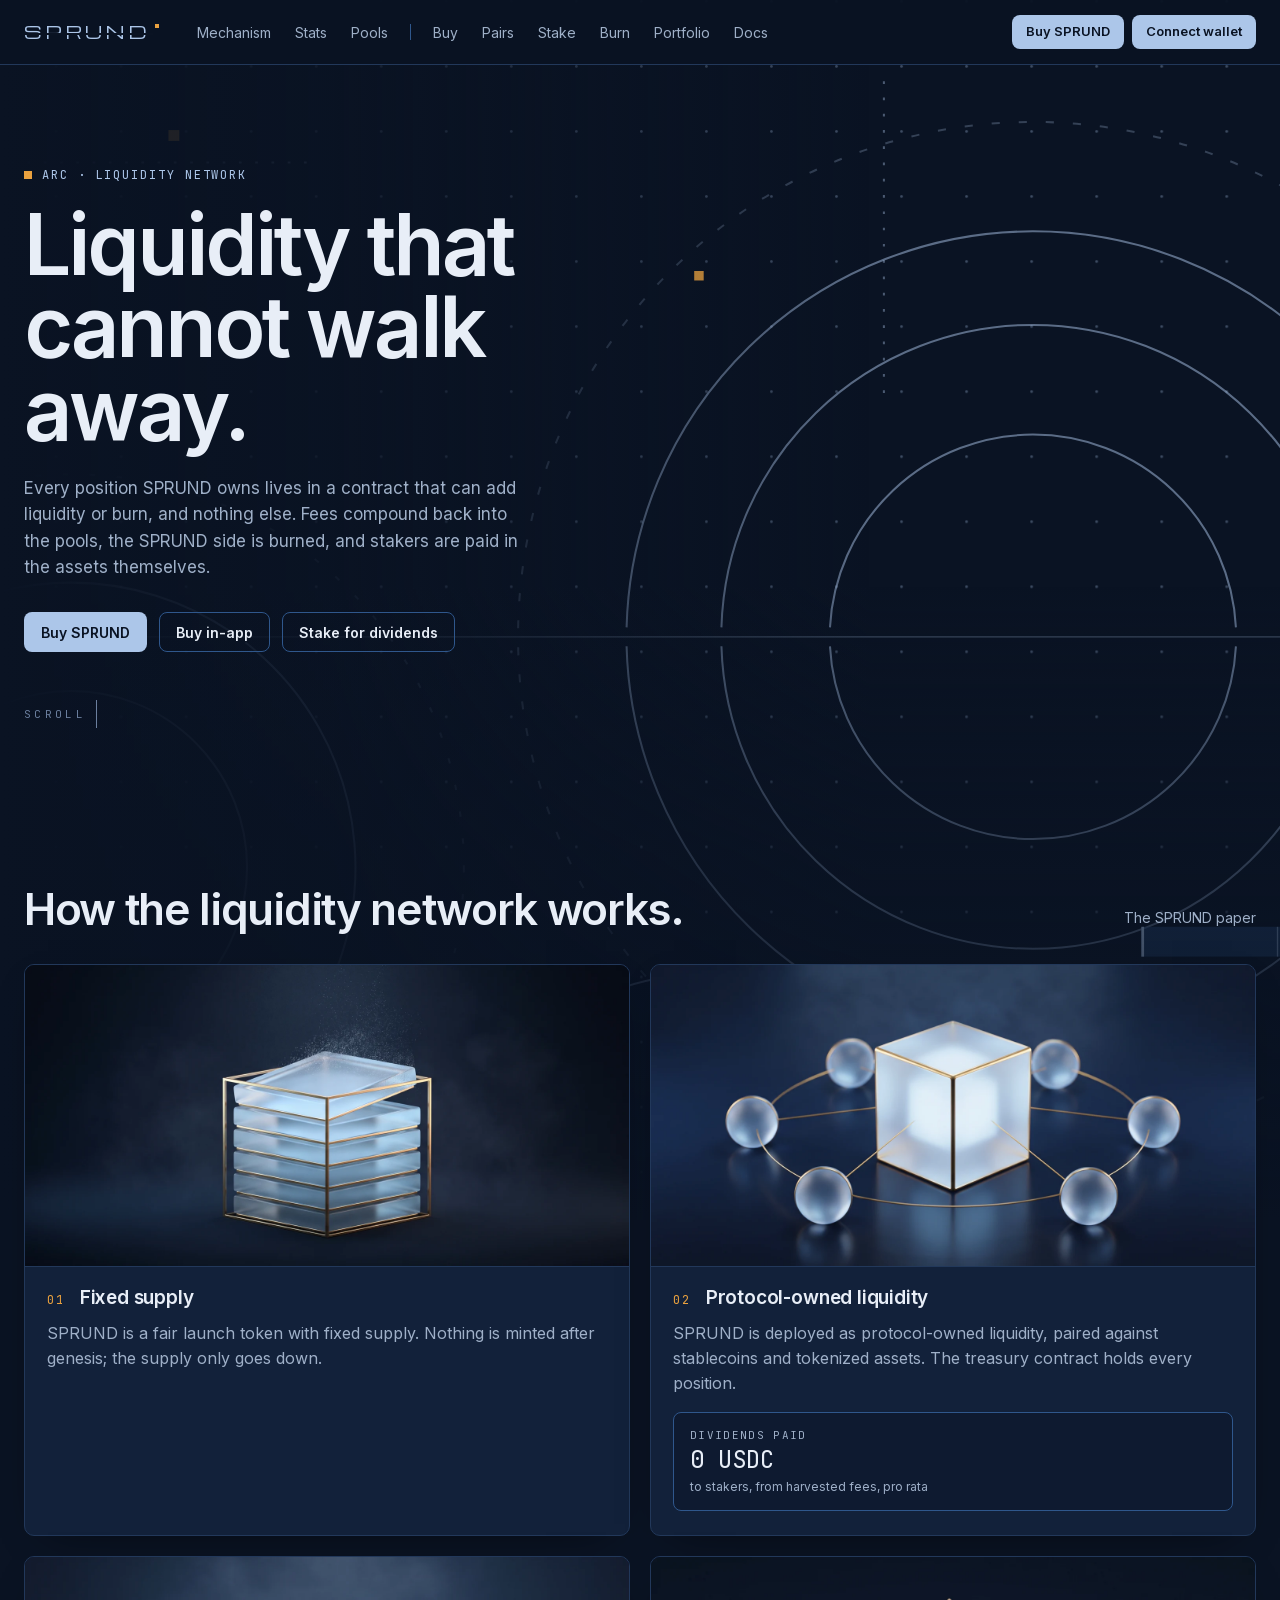
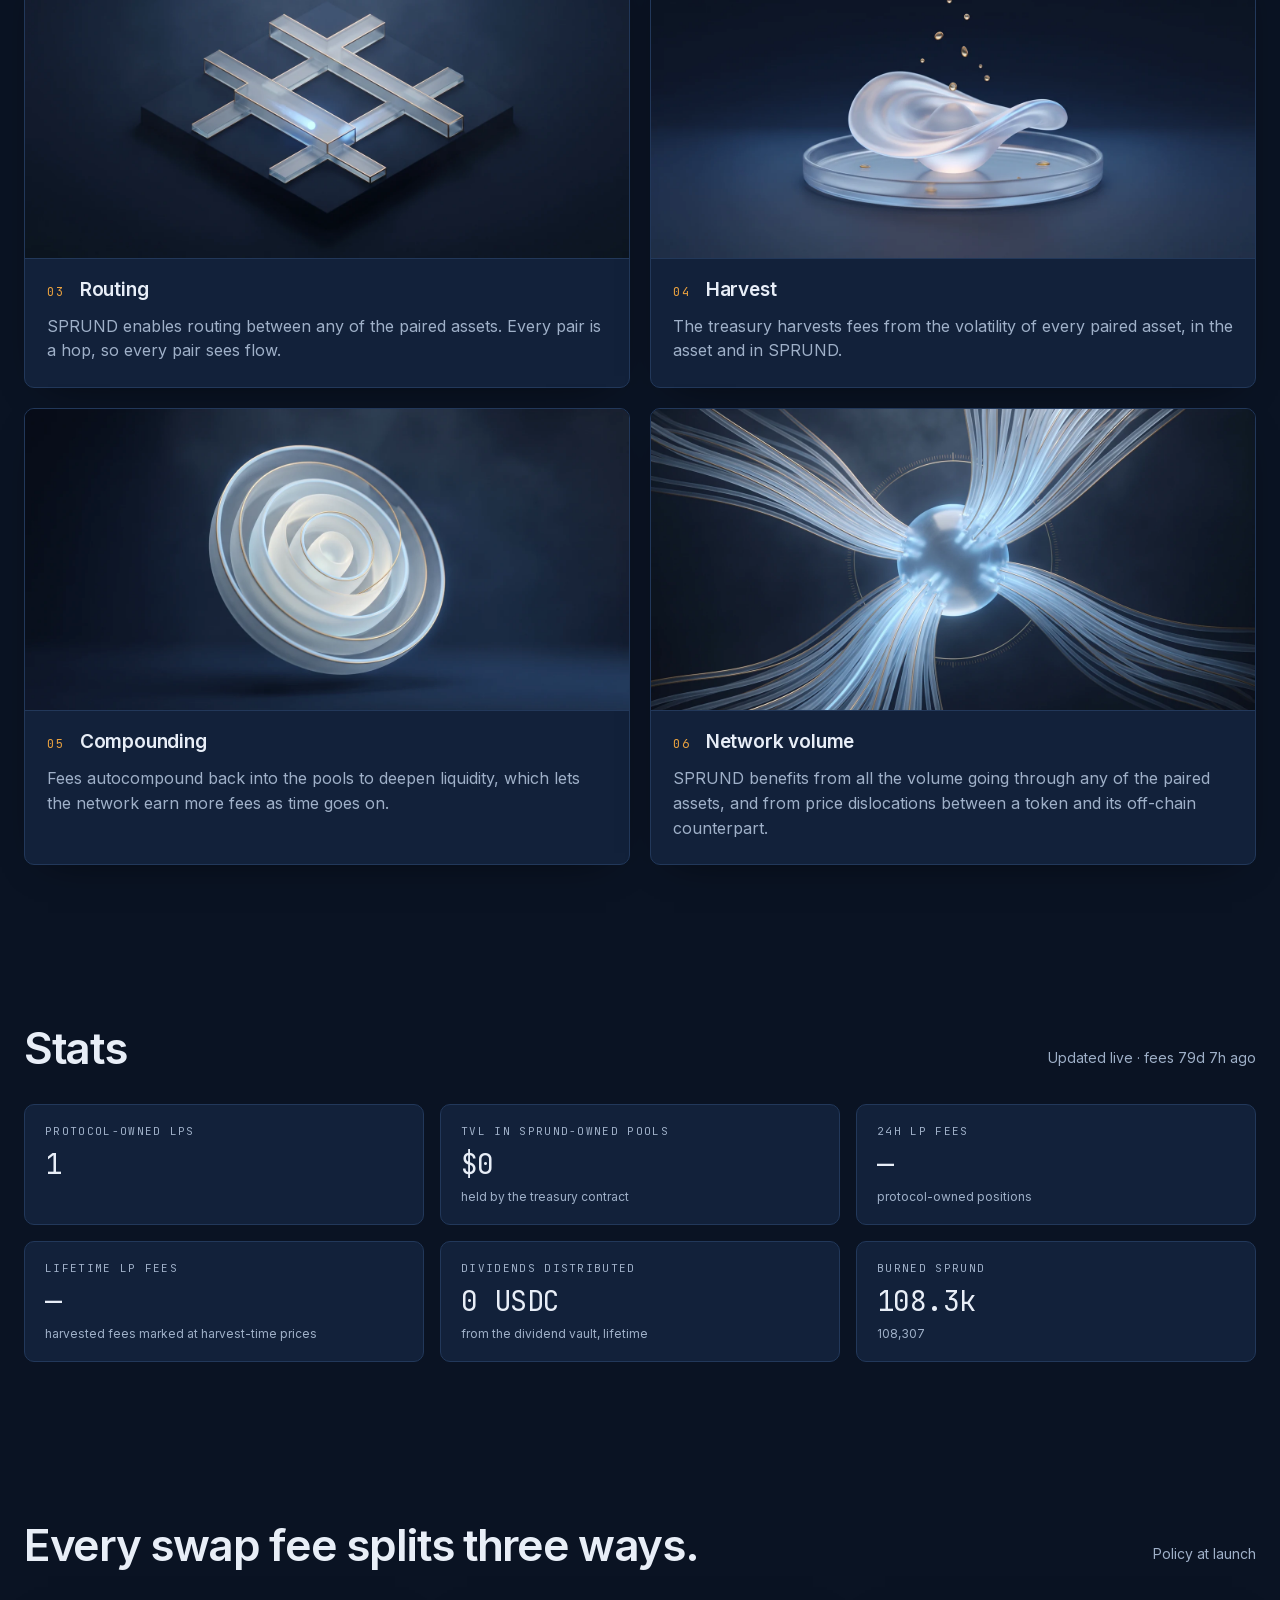
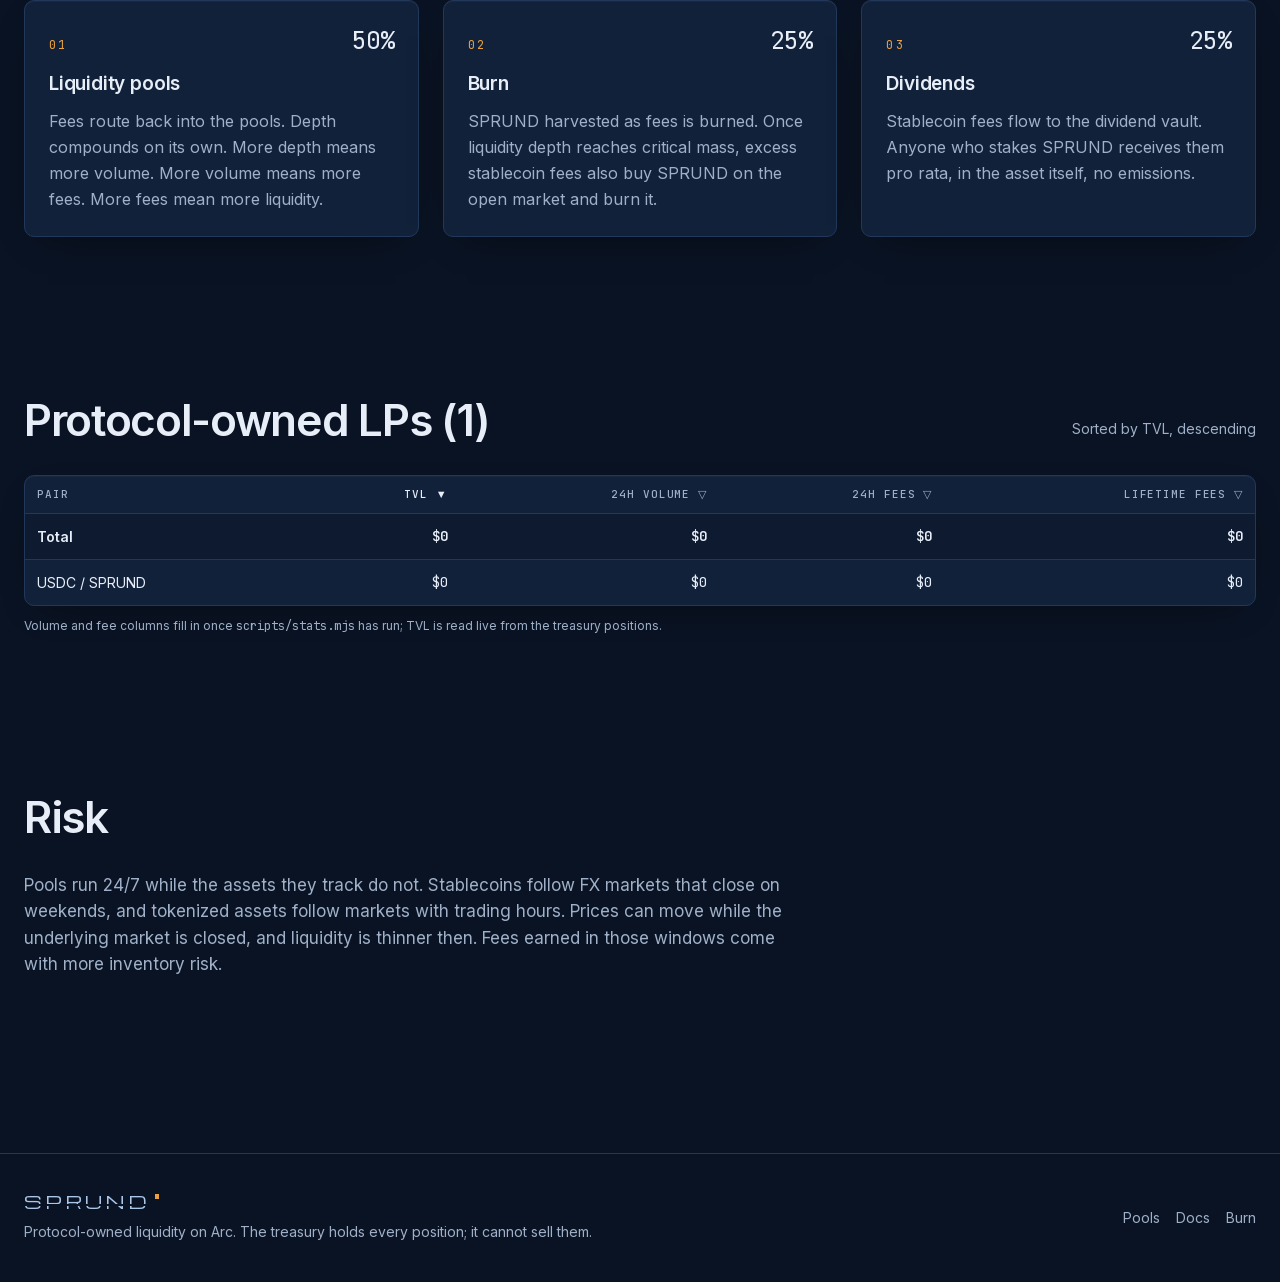
<file: index.html>
<!DOCTYPE html><html lang="en" data-scroll-behavior="smooth" class="inter_80141784-module__vWfHRa__variable jetbrains_mono_13fc341d-module__lMjmPq__variable michroma_abf42cfd-module__bHLBOW__variable h-full antialiased"><head><meta charSet="utf-8"/><meta name="viewport" content="width=device-width, initial-scale=1"/><link rel="preload" href="/_next/static/media/70bc3e132a0a741e-s.p.3t6q91iet4nsy.woff2" as="font" crossorigin="" type="font/woff2"/><link rel="preload" href="/_next/static/media/83afe278b6a6bb3c-s.p.2bn3s6zvc0dyp.woff2" as="font" crossorigin="" type="font/woff2"/><link rel="preload" href="/_next/static/media/fe83cf2ab39e9c57-s.p.2qpii4b6jmzj9.woff2" as="font" crossorigin="" type="font/woff2"/><link rel="stylesheet" href="/_next/static/chunks/3rnwd28h1xts0.css" data-precedence="next"/><link rel="preload" as="script" fetchPriority="low" href="/_next/static/chunks/1u0miq-hta9pb.js"/><script src="/_next/static/chunks/1ev1avawwzc32.js" async=""></script><script src="/_next/static/chunks/3y1tyc95tquc0.js" async=""></script><script src="/_next/static/chunks/1i3aif4koqi-6.js" async=""></script><script src="/_next/static/chunks/turbopack-1xq43thxl7cf3.js" async=""></script><script src="/_next/static/chunks/1araqqjhtvmuz.js" async=""></script><script src="/_next/static/chunks/077jz23p1w632.js" async=""></script><script src="/_next/static/chunks/166b9b-ef5hh5.js" async=""></script><script src="/_next/static/chunks/238c8xyc6pduk.js" async=""></script><script src="/_next/static/chunks/1xa0-37nnqm08.js" async=""></script><script src="/_next/static/chunks/40g7prjkx48wy.js" async=""></script><script src="/_next/static/chunks/1hfou4-ia8iq1.js" async=""></script><script src="/_next/static/chunks/2-x1s6zpgqki_.js" async=""></script><title>SPRUND · Liquidity network on Arc</title><meta name="description" content="SPRUND is a fixed-supply token deployed as protocol-owned liquidity on Arc. Fees are harvested, compounded, burned and paid as dividends."/><meta property="og:title" content="SPRUND · Liquidity network on Arc"/><meta property="og:description" content="SPRUND is protocol-owned liquidity on Arc: fees harvested, compounded, burned and paid as dividends."/><meta property="og:site_name" content="SPRUND"/><meta property="og:image" content="https://sprund.org/og.png"/><meta property="og:image:width" content="1200"/><meta property="og:image:height" content="630"/><meta property="og:type" content="website"/><meta name="twitter:card" content="summary_large_image"/><meta name="twitter:title" content="SPRUND · Liquidity network on Arc"/><meta name="twitter:description" content="SPRUND is protocol-owned liquidity on Arc."/><meta name="twitter:image" content="https://sprund.org/og.png"/><link rel="icon" href="/icon.png"/><link rel="apple-touch-icon" href="/apple-icon.png"/><meta name="next-size-adjust" content=""/><script src="/_next/static/chunks/0cz1d0mv5g_q7.js" noModule=""></script></head><body class="min-h-full flex flex-col bg-bg text-fg"><div hidden=""><!--$--><!--/$--></div><style>
[data-reveal], [data-reveal-stagger] > * {
  opacity: 0; transform: translateY(22px);
  transition: opacity 700ms cubic-bezier(.16,1,.3,1), transform 700ms cubic-bezier(.16,1,.3,1);
  transition-delay: calc(var(--i, 0) * 70ms);
}
[data-reveal].is-in, [data-reveal-stagger].is-in > * { opacity: 1; transform: none; }
main, footer { position: relative; z-index: 1; }
main > *:not(.hero) { position: relative; z-index: 2; }

/* Hero backdrop: composited layers. */
.hero-bd { position: absolute; top: -64px; left: 0; right: 0; height: calc(100% + 64px + 46vh); overflow: hidden; pointer-events: none; z-index: 0; contain: strict; }
.hero-bd .bd-layer { position: absolute; inset: 0; will-change: transform; backface-visibility: hidden; }
.hero-bd .bd-layer svg { display: block; width: 100%; height: 100%; }
.hero-copy { will-change: transform, opacity; }
.bd-fade-left { position: absolute; inset: 0; background: linear-gradient(to right, var(--bg) 0%, color-mix(in srgb, var(--bg) 82%, transparent) 26%, color-mix(in srgb, var(--bg) 40%, transparent) 46%, transparent 68%); }
.bd-fade-bottom { position: absolute; inset: 0; background: linear-gradient(to bottom, transparent 0%, transparent 48%, color-mix(in srgb, var(--bg) 55%, transparent) 70%, var(--bg) 100%); }
@keyframes bd-spin { to { transform: rotate(360deg); } }
@keyframes bd-drift { 0%, 100% { transform: translateY(0); } 50% { transform: translateY(-10px); } }
.bd-idle.bd-spin { animation: bd-spin 160s linear infinite; }
.bd-idle.bd-spin-r { animation: bd-spin 120s linear infinite reverse; }
.bd-idle.bd-drift { animation: bd-drift 9s ease-in-out infinite; }
@media (prefers-reduced-motion: reduce) {
  [data-reveal], [data-reveal-stagger] > * { opacity: 1; transform: none; transition: none; }
  .bd-idle { animation: none !important; }
}
</style><header class="fixed top-0 inset-x-0 z-40 border-b border-line bg-[color-mix(in_srgb,var(--bg)_88%,transparent)] backdrop-blur"><div class="mx-auto max-w-7xl px-4 sm:px-6 h-16 flex items-center gap-3"><a class="flex items-center gap-2 font-semibold tracking-tight" aria-label="SPRUND" href="/"><span class="wordmark  " aria-label="SPRUND">SPRUND</span></a><nav class="hidden lg:flex items-center gap-1 ml-4"><a href="/#mechanism" class="nav-link">Mechanism</a><a href="/#stats" class="nav-link">Stats</a><a href="/#pools" class="nav-link">Pools</a><span class="mx-2 h-4 w-px bg-line-2"></span><a class="nav-link " href="/buy">Buy</a><a class="nav-link " href="/pairs">Pairs</a><a class="nav-link " href="/stake">Stake</a><a class="nav-link " href="/burn">Burn</a><a class="nav-link " href="/portfolio">Portfolio</a><a class="nav-link " href="/docs">Docs</a></nav><div class="nav-cta ml-auto flex items-center gap-2"><a href="https://app.uniswap.org/swap?chain=arc&amp;inputCurrency=0x3600000000000000000000000000000000000000" target="_blank" rel="noreferrer" class="btn-primary hidden sm:inline-flex">Buy <!-- -->SPRUND</a><div class="relative"><button class="btn-primary">Connect wallet</button></div><button class="btn-ghost lg:hidden" aria-label="Menu" aria-expanded="false"><svg width="16" height="16" viewBox="0 0 16 16" aria-hidden="true"><path d="M2 4h12M2 8h12M2 12h12" stroke="currentColor" stroke-width="1.6" stroke-linecap="square"></path></svg></button></div></div></header><main class="flex-1 w-full pt-16"><section class="hero" style="position:relative"><div class="hero-bd" aria-hidden="true"><div class="bd-layer" data-rate="-0.03"><div style="width:100%;height:100%"><svg viewBox="0 0 1440 900" preserveAspectRatio="xMidYMid slice" width="100%" height="100%" aria-hidden="true"><defs><pattern id="bd-grid" width="48" height="48" patternUnits="userSpaceOnUse"><circle cx="1" cy="1" r="1" fill="#acc6e9" fill-opacity="0.32"></circle></pattern></defs><rect x="-40" y="-120" width="1520" height="1140" fill="url(#bd-grid)"></rect><line x1="0" y1="470" x2="1440" y2="470" stroke="#acc6e9" stroke-opacity="0.3" stroke-width="1"></line><g fill="none" stroke="#acc6e9" stroke-width="1.5" stroke-opacity="0.4" stroke-dasharray="2 10"><path d="M40 120 H480"></path><path d="M900 60 V300"></path><path d="M1240 640 H1420"></path><path d="M80 840 H420"></path></g></svg></div></div><div class="bd-layer" data-rate="-0.06"><div style="width:100%;height:100%"><svg viewBox="0 0 1440 900" preserveAspectRatio="xMidYMid slice" width="100%" height="100%" aria-hidden="true"><g fill="none" stroke="#acc6e9" stroke-width="1.5" stroke-opacity="0.5"><path d="M 417.6 466.0 A 210 210 0 0 0 182.4 466.0"></path><path d="M 171.1 474.2 A 210 210 0 1 0 428.9 474.2"></path></g><circle cx="300" cy="640" r="130" fill="none" stroke="#acc6e9" stroke-width="1.5" stroke-opacity="0.5"></circle><circle cx="760" cy="880" r="160" fill="none" stroke="#acc6e9" stroke-width="1.5" stroke-opacity="0.5"></circle></svg></div></div><div class="bd-layer" data-rate="-0.12"><div style="width:100%;height:100%"><svg viewBox="0 0 1440 900" preserveAspectRatio="xMidYMid slice" width="100%" height="100%" aria-hidden="true"><g fill="none" stroke="#acc6e9" stroke-width="1.5" stroke-opacity="0.5"><path d="M 1309.9 463.0 A 300 300 0 0 0 710.1 463.0"></path><path d="M 710.1 477.0 A 300 300 0 0 0 1309.9 477.0"></path></g><g fill="none" stroke="#acc6e9" stroke-width="1.5" stroke-opacity="0.5"><path d="M 1239.9 463.0 A 230 230 0 0 0 780.1 463.0"></path><path d="M 780.1 477.0 A 230 230 0 0 0 1239.9 477.0"></path></g><g fill="none" stroke="#acc6e9" stroke-width="1.5" stroke-opacity="0.5"><path d="M 1159.8 463.0 A 150 150 0 0 0 860.2 463.0"></path><path d="M 860.2 477.0 A 150 150 0 0 0 1159.8 477.0"></path></g></svg></div></div><div class="bd-layer" data-rate="-0.12" data-rot="0.08" style="transform-origin:70.1% 52.2%"><div class="bd-idle bd-spin" style="transform-origin:70.1% 52.2%;width:100%;height:100%"><svg viewBox="0 0 1440 900" preserveAspectRatio="xMidYMid slice" width="100%" height="100%" aria-hidden="true"><circle cx="1010" cy="470" r="380" fill="none" stroke="#acc6e9" stroke-width="1.5" stroke-opacity="0.26" stroke-dasharray="6 14"></circle></svg></div></div><div class="bd-layer" data-rate="-0.06" data-rot="-0.06" style="transform-origin:20.8% 71.1%"><div class="bd-idle bd-spin-r" style="transform-origin:20.8% 71.1%;width:100%;height:100%"><svg viewBox="0 0 1440 900" preserveAspectRatio="xMidYMid slice" width="100%" height="100%" aria-hidden="true"><circle cx="300" cy="640" r="290" fill="none" stroke="#acc6e9" stroke-width="1.5" stroke-opacity="0.2" stroke-dasharray="4 16"></circle></svg></div></div><div class="bd-layer" data-rate="-0.09"><div style="width:100%;height:100%"><svg viewBox="0 0 1440 900" preserveAspectRatio="xMidYMid slice" width="100%" height="100%" aria-hidden="true"><rect x="1090" y="684" width="300" height="22" fill="#2f578c" fill-opacity="0.55"></rect><rect x="1090" y="684" width="2" height="22" fill="#acc6e9"></rect><rect x="1190" y="684" width="1" height="22" fill="#acc6e9" fill-opacity="0.6"></rect><rect x="1390" y="684" width="2" height="22" fill="#acc6e9"></rect></svg></div></div><div class="bd-layer" data-rate="-0.2"><div class="bd-idle bd-drift" style="width:100%;height:100%"><svg viewBox="0 0 1440 900" preserveAspectRatio="xMidYMid slice" width="100%" height="100%" aria-hidden="true"><rect x="1300" y="128" width="14" height="14" fill="#e9a13f"></rect><rect x="372" y="96" width="8" height="8" fill="#e9a13f"></rect><rect x="1040" y="760" width="10" height="10" fill="#e9a13f"></rect><rect x="120" y="300" width="6" height="6" fill="#e9a13f"></rect><rect x="760" y="200" width="7" height="7" fill="#e9a13f"></rect><rect x="1385" y="520" width="8" height="8" fill="#e9a13f"></rect><rect x="560" y="820" width="6" height="6" fill="#e9a13f"></rect><rect x="1200" y="860" width="9" height="9" fill="#e9a13f"></rect></svg></div></div><div class="bd-fade-left"></div><div class="bd-fade-bottom"></div></div><div class="w-full mx-auto max-w-7xl px-4 sm:px-6" style="position:relative;z-index:1;padding-top:clamp(56px, 8vw, 112px);padding-bottom:clamp(48px, 6vw, 88px)"><div class="hero-copy flex flex-col justify-center max-w-2xl"><p class="chain-tag">Arc · liquidity network</p><h1 class="h-display mt-5">Liquidity that<br/>cannot walk away.</h1><p class="lead mt-6 max-w-lg">Every position <!-- -->SPRUND<!-- --> owns lives in a contract that can add liquidity or burn, and nothing else. Fees compound back into the pools, the <!-- -->SPRUND<!-- --> side is burned, and stakers are paid in the assets themselves.</p><div class="mt-8 flex flex-wrap items-center gap-3"><a href="https://app.uniswap.org/swap?chain=arc&amp;inputCurrency=0x3600000000000000000000000000000000000000" target="_blank" rel="noreferrer" class="btn-primary">Buy <!-- -->SPRUND</a><a class="btn-ghost" href="/buy">Buy in-app</a><a class="btn-ghost" href="/stake">Stake for dividends</a></div><a href="#paper" class="scroll-cue mt-12">Scroll</a></div></div></section><section id="paper" data-reveal="true" class="mx-auto max-w-7xl px-4 sm:px-6 py-14 sm:py-20 "><div class="flex flex-col sm:flex-row sm:items-end sm:justify-between gap-3 mb-8"><h2 class="h-section">How the liquidity network works.</h2><div class="text-sm text-muted sm:pb-1">The SPRUND paper</div></div><ol class="grid md:grid-cols-2 gap-5 list-none p-0 m-0" data-reveal-stagger="true"><li class="story"><div class="illus"><img src="/art/01.webp" alt="A stack of glass slabs whose top layer dissolves into particles" loading="lazy" width="1536" height="768"/></div><div class="story-body"><div class="story-head"><span class="story-num">01</span><h3 class="h-card">Fixed supply</h3></div><p class="story-text">SPRUND is a fair launch token with fixed supply. Nothing is minted after genesis; the supply only goes down.</p></div></li><li class="story"><div class="illus"><img src="/art/02.webp" alt="A glass cube tethered by gold threads to six glass spheres" loading="lazy" width="1536" height="768"/></div><div class="story-body"><div class="story-head"><span class="story-num">02</span><h3 class="h-card">Protocol-owned liquidity</h3></div><p class="story-text">SPRUND is deployed as protocol-owned liquidity, paired against stablecoins and tokenized assets. The treasury contract holds every position.</p><div class="story-stat"><span class="label">Dividends paid</span><span class="num value">…</span><span class="sub">to stakers, from harvested fees, pro rata</span></div></div></li><li class="story"><div class="illus"><img src="/art/03.webp" alt="A pulse of light travelling through glass channels" loading="lazy" width="1536" height="768"/></div><div class="story-body"><div class="story-head"><span class="story-num">03</span><h3 class="h-card">Routing</h3></div><p class="story-text">SPRUND enables routing between any of the paired assets. Every pair is a hop, so every pair sees flow.</p></div></li><li class="story"><div class="illus"><img src="/art/04.webp" alt="Gold droplets thrown off a frozen wave, collected in a tray" loading="lazy" width="1536" height="768"/></div><div class="story-body"><div class="story-head"><span class="story-num">04</span><h3 class="h-card">Harvest</h3></div><p class="story-text">The treasury harvests fees from the volatility of every paired asset, in the asset and in SPRUND.</p></div></li><li class="story"><div class="illus"><img src="/art/05.webp" alt="Nested glass layers growing outward from a core" loading="lazy" width="1536" height="768"/></div><div class="story-body"><div class="story-head"><span class="story-num">05</span><h3 class="h-card">Compounding</h3></div><p class="story-text">Fees autocompound back into the pools to deepen liquidity, which lets the network earn more fees as time goes on.</p></div></li><li class="story"><div class="illus"><img src="/art/06.webp" alt="Streams of light converging into a glowing core" loading="lazy" width="1536" height="768"/></div><div class="story-body"><div class="story-head"><span class="story-num">06</span><h3 class="h-card">Network volume</h3></div><p class="story-text">SPRUND benefits from all the volume going through any of the paired assets, and from price dislocations between a token and its off-chain counterpart.</p></div></li></ol></section><section id="stats" data-reveal="true" class="mx-auto max-w-7xl px-4 sm:px-6 py-14 sm:py-20 "><div class="flex flex-col sm:flex-row sm:items-end sm:justify-between gap-3 mb-8"><h2 class="h-section">Stats</h2><div class="text-sm text-muted sm:pb-1"><span>Updated live</span></div></div><div class="grid sm:grid-cols-2 lg:grid-cols-3 gap-4" data-reveal-stagger="true"><div class="tile "><div class="label">Protocol-owned LPs</div><div class="value">—</div></div><div class="tile "><div class="label">TVL in SPRUND-owned pools</div><div class="value">—</div><div class="sub">held by the treasury contract</div></div><div class="tile "><div class="label">24h LP fees</div><div class="value">—</div><div class="sub">protocol-owned positions</div></div><div class="tile "><div class="label">Lifetime LP fees</div><div class="value">—</div><div class="sub">harvested fees marked at harvest-time prices</div></div><div class="tile "><div class="label">Dividends distributed</div><div class="value">—</div><div class="sub">from the dividend vault, lifetime</div></div><div class="tile "><div class="label">Burned SPRUND</div><div class="value">—</div></div></div></section><section id="mechanism" data-reveal="true" class="mx-auto max-w-7xl px-4 sm:px-6 py-14 sm:py-20 "><div class="flex flex-col sm:flex-row sm:items-end sm:justify-between gap-3 mb-8"><h2 class="h-section">Every swap fee splits three ways.</h2><div class="text-sm text-muted sm:pb-1"><span>Policy at launch</span></div></div><div class="grid gap-6 md:grid-cols-3"><div class="card p-6"><div class="flex items-baseline justify-between"><div class="story-num">01</div><div class="num text-2xl">50%</div></div><h3 class="h-card mt-4">Liquidity pools</h3><p class="text-muted mt-3 leading-relaxed">Fees route back into the pools. Depth compounds on its own. More depth means more volume. More volume means more fees. More fees mean more liquidity.</p></div><div class="card p-6"><div class="flex items-baseline justify-between"><div class="story-num">02</div><div class="num text-2xl">25%</div></div><h3 class="h-card mt-4">Burn</h3><p class="text-muted mt-3 leading-relaxed">SPRUND harvested as fees is burned. Once liquidity depth reaches critical mass, excess stablecoin fees also buy SPRUND on the open market and burn it.</p></div><div class="card p-6"><div class="flex items-baseline justify-between"><div class="story-num">03</div><div class="num text-2xl">25%</div></div><h3 class="h-card mt-4">Dividends</h3><p class="text-muted mt-3 leading-relaxed">Stablecoin fees flow to the dividend vault. Anyone who stakes SPRUND receives them pro rata, in the asset itself, no emissions.</p></div></div></section><section id="pools" data-reveal="true" class="mx-auto max-w-7xl px-4 sm:px-6 py-14 sm:py-20 "><div class="flex flex-col sm:flex-row sm:items-end sm:justify-between gap-3 mb-8"><h2 class="h-section">Protocol-owned LPs (0)</h2><div class="text-sm text-muted sm:pb-1"><span>Sorted by <!-- -->TVL<!-- -->, <!-- -->descending</span></div></div><div class="card p-10 text-center text-muted text-sm">No protocol-owned pools yet. The first pair opens at launch.</div></section><section data-reveal="true" class="mx-auto max-w-7xl px-4 sm:px-6 py-14 sm:py-20 pt-0"><div class="flex flex-col sm:flex-row sm:items-end sm:justify-between gap-3 mb-8"><h2 class="h-section">Risk</h2></div><p class="lead max-w-3xl">Pools run 24/7 while the assets they track do not. Stablecoins follow FX markets that close on weekends, and tokenized assets follow markets with trading hours. Prices can move while the underlying market is closed, and liquidity is thinner then. Fees earned in those windows come with more inventory risk.</p></section><!--$--><!--/$--></main><footer class="border-t border-line mt-24"><div class="mx-auto max-w-7xl px-4 sm:px-6 py-10 flex flex-col sm:flex-row gap-4 sm:items-center justify-between text-sm text-muted"><div><span class="wordmark  " aria-label="SPRUND">SPRUND</span><div class="mt-2">Protocol-owned liquidity on Arc. The treasury holds every position; it cannot sell them.</div></div><div class="flex gap-4"><a href="/#pools" class="hover:text-fg">Pools</a><a class="hover:text-fg" href="/docs">Docs</a><a class="hover:text-fg" href="/burn">Burn</a></div></div></footer><script src="/_next/static/chunks/1u0miq-hta9pb.js" id="_R_" async=""></script><script>(self.__next_f=self.__next_f||[]).push([0])</script><script>self.__next_f.push([1,"1:\"$Sreact.fragment\"\n13:I[75512,[\"/_next/static/chunks/1araqqjhtvmuz.js\",\"/_next/static/chunks/077jz23p1w632.js\",\"/_next/static/chunks/166b9b-ef5hh5.js\",\"/_next/static/chunks/238c8xyc6pduk.js\"],\"default\",1]\n:HL[\"/_next/static/chunks/3rnwd28h1xts0.css\",\"style\"]\n:HL[\"/_next/static/media/70bc3e132a0a741e-s.p.3t6q91iet4nsy.woff2\",\"font\",{\"crossOrigin\":\"\",\"type\":\"font/woff2\"}]\n:HL[\"/_next/static/media/83afe278b6a6bb3c-s.p.2bn3s6zvc0dyp.woff2\",\"font\",{\"crossOrigin\":\"\",\"type\":\"font/woff2\"}]\n:HL[\"/_next/static/media/fe83cf2ab39e9c57-s.p.2qpii4b6jmzj9.woff2\",\"font\",{\"crossOrigin\":\"\",\"type\":\"font/woff2\"}]\n0:{\"P\":null,\"c\":[\"\",\"\"],\"q\":\"\",\"i\":false,\"f\":[[[\"\",{\"children\":[\"__PAGE__\",{},\"$undefined\",\"$undefined\",4608]},\"$undefined\",\"$undefined\",4624],[[\"$\",\"$1\",\"c\",{\"children\":[[[\"$\",\"link\",\"0\",{\"rel\":\"stylesheet\",\"href\":\"/_next/static/chunks/3rnwd28h1xts0.css\",\"precedence\":\"next\",\"crossOrigin\":\"$undefined\",\"nonce\":\"$undefined\"}],[\"$\",\"script\",\"script-0\",{\"src\":\"/_next/static/chunks/1araqqjhtvmuz.js\",\"async\":true,\"nonce\":\"$undefined\"}],[\"$\",\"script\",\"script-1\",{\"src\":\"/_next/static/chunks/077jz23p1w632.js\",\"async\":true,\"nonce\":\"$undefined\"}],[\"$\",\"script\",\"script-2\",{\"src\":\"/_next/static/chunks/166b9b-ef5hh5.js\",\"async\":true,\"nonce\":\"$undefined\"}],[\"$\",\"script\",\"script-3\",{\"src\":\"/_next/static/chunks/238c8xyc6pduk.js\",\"async\":true,\"nonce\":\"$undefined\"}]],\"$L2\"]}],{\"children\":[[\"$\",\"$1\",\"c\",{\"children\":[[[\"$\",\"section\",null,{\"className\":\"hero\",\"style\":{\"position\":\"relative\"},\"children\":[[\"$\",\"div\",null,{\"className\":\"hero-bd\",\"aria-hidden\":true,\"children\":[[\"$\",\"div\",null,{\"className\":\"bd-layer\",\"data-rate\":-0.03,\"data-rot\":\"$undefined\",\"style\":{\"transformOrigin\":\"$undefined\"},\"children\":[\"$\",\"div\",null,{\"className\":\"$undefined\",\"style\":{\"transformOrigin\":\"$undefined\",\"width\":\"100%\",\"height\":\"100%\"},\"children\":[\"$\",\"svg\",null,{\"viewBox\":\"0 0 1440 900\",\"preserveAspectRatio\":\"xMidYMid slice\",\"width\":\"100%\",\"height\":\"100%\",\"aria-hidden\":true,\"children\":[[\"$\",\"defs\",null,{\"children\":[\"$\",\"pattern\",null,{\"id\":\"bd-grid\",\"width\":\"48\",\"height\":\"48\",\"patternUnits\":\"userSpaceOnUse\",\"children\":[\"$\",\"circle\",null,{\"cx\":\"1\",\"cy\":\"1\",\"r\":\"1\",\"fill\":\"#acc6e9\",\"fillOpacity\":\"0.32\"}]}]}],[\"$\",\"rect\",null,{\"x\":\"-40\",\"y\":\"-120\",\"width\":\"1520\",\"height\":\"1140\",\"fill\":\"url(#bd-grid)\"}],[\"$\",\"line\",null,{\"x1\":\"0\",\"y1\":470,\"x2\":\"1440\",\"y2\":470,\"stroke\":\"#acc6e9\",\"strokeOpacity\":\"0.3\",\"strokeWidth\":\"1\"}],[\"$\",\"g\",null,{\"fill\":\"none\",\"stroke\":\"#acc6e9\",\"strokeWidth\":1.5,\"strokeOpacity\":\"0.4\",\"strokeDasharray\":\"2 10\",\"children\":[[\"$\",\"path\",null,{\"d\":\"M40 120 H480\"}],[\"$\",\"path\",null,{\"d\":\"M900 60 V300\"}],[\"$\",\"path\",null,{\"d\":\"M1240 640 H1420\"}],[\"$\",\"path\",null,{\"d\":\"M80 840 H420\"}]]}]]}]}]}],[\"$\",\"div\",null,{\"className\":\"bd-layer\",\"data-rate\":-0.06,\"data-rot\":\"$undefined\",\"style\":{\"transformOrigin\":\"$undefined\"},\"children\":[\"$\",\"div\",null,{\"className\":\"$undefined\",\"style\":{\"transformOrigin\":\"$undefined\",\"width\":\"100%\",\"height\":\"100%\"},\"children\":[\"$\",\"svg\",null,{\"viewBox\":\"0 0 1440 900\",\"preserveAspectRatio\":\"xMidYMid slice\",\"width\":\"100%\",\"height\":\"100%\",\"aria-hidden\":true,\"children\":[[\"$\",\"g\",null,{\"fill\":\"none\",\"stroke\":\"#acc6e9\",\"strokeWidth\":1.5,\"strokeOpacity\":0.5,\"children\":[[\"$\",\"path\",null,{\"d\":\"M 417.6 466.0 A 210 210 0 0 0 182.4 466.0\"}],[\"$\",\"path\",null,{\"d\":\"M 171.1 474.2 A 210 210 0 1 0 428.9 474.2\"}]]}],[\"$\",\"circle\",null,{\"cx\":300,\"cy\":640,\"r\":130,\"fill\":\"none\",\"stroke\":\"#acc6e9\",\"strokeWidth\":1.5,\"strokeOpacity\":0.5}],[\"$\",\"circle\",null,{\"cx\":760,\"cy\":880,\"r\":160,\"fill\":\"none\",\"stroke\":\"#acc6e9\",\"strokeWidth\":1.5,\"strokeOpacity\":0.5}]]}]}]}],[\"$\",\"div\",null,{\"className\":\"bd-layer\",\"data-rate\":-0.12,\"data-rot\":\"$undefined\",\"style\":{\"transformOrigin\":\"$undefined\"},\"children\":[\"$\",\"div\",null,{\"className\":\"$undefined\",\"style\":{\"transformOrigin\":\"$undefined\",\"width\":\"100%\",\"height\":\"100%\"},\"children\":[\"$\",\"svg\",null,{\"viewBox\":\"0 0 1440 900\",\"preserveAspectRatio\":\"xMidYMid slice\",\"width\":\"100%\",\"height\":\"100%\",\"aria-hidden\":true,\"children\":[[\"$\",\"g\",null,{\"fill\":\"none\",\"stroke\":\"#acc6e9\",\"strokeWidth\":1.5,\"strokeOpacity\":0.5,\"children\":[[\"$\",\"path\",null,{\"d\":\"M 1309.9 463.0 A 300 300 0 0 0 710.1 463.0\"}],[\"$\",\"path\",null,{\"d\":\"M 710.1 477.0 A 300 300 0 0 0 1309.9 477.0\"}]]}],[\"$\",\"g\",null,{\"fill\":\"none\",\"stroke\":\"#acc6e9\",\"strokeWidth\":1.5,\"strokeOpacity\":0.5,\"children\":[[\"$\",\"path\",null,{\"d\":\"M 1239.9 463.0 A 230 230 0 0 0 780.1 463.0\"}],[\"$\",\"path\",null,{\"d\":\"M 780.1 477.0 A 230 230 0 0 0 1239.9 477.0\"}]]}],[\"$\",\"g\",null,{\"fill\":\"none\",\"stroke\":\"#acc6e9\",\"strokeWidth\":1.5,\"strokeOpacity\":0.5,\"children\":[[\"$\",\"path\",null,{\"d\":\"M 1159.8 463.0 A 150 150 0 0 0 860.2 463.0\"}],[\"$\",\"path\",null,{\"d\":\"M 860.2 477.0 A 150 150 0 0 0 1159.8 477.0\"}]]}]]}]}]}],[\"$\",\"div\",null,{\"className\":\"bd-layer\",\"data-rate\":-0.12,\"data-rot\":0.08,\"style\":{\"transformOrigin\":\"70.1% 52.2%\"},\"children\":[\"$\",\"div\",null,{\"className\":\"bd-idle bd-spin\",\"style\":{\"transformOrigin\":\"70.1% 52.2%\",\"width\":\"100%\",\"height\":\"100%\"},\"children\":[\"$\",\"svg\",null,{\"viewBox\":\"0 0 1440 900\",\"preserveAspectRatio\":\"xMidYMid slice\",\"width\":\"100%\",\"height\":\"100%\",\"aria-hidden\":true,\"children\":[\"$\",\"circle\",null,{\"cx\":\"1010\",\"cy\":470,\"r\":\"380\",\"fill\":\"none\",\"stroke\":\"#acc6e9\",\"strokeWidth\":1.5,\"strokeOpacity\":\"0.26\",\"strokeDasharray\":\"6 14\"}]}]}]}],[\"$\",\"div\",null,{\"className\":\"bd-layer\",\"data-rate\":-0.06,\"data-rot\":-0.06,\"style\":{\"transformOrigin\":\"20.8% 71.1%\"},\"children\":[\"$\",\"div\",null,{\"className\":\"bd-idle bd-spin-r\",\"style\":{\"transformOrigin\":\"20.8% 71.1%\",\"width\":\"100%\",\"height\":\"100%\"},\"children\":[\"$\",\"svg\",null,{\"viewBox\":\"0 0 1440 900\",\"preserveAspectRatio\":\"xMidYMid slice\",\"width\":\"100%\",\"height\":\"100%\",\"aria-hidden\":true,\"children\":[\"$\",\"circle\",null,{\"cx\":\"300\",\"cy\":\"640\",\"r\":\"290\",\"fill\":\"none\",\"stroke\":\"#acc6e9\",\"strokeWidth\":1.5,\"strokeOpacity\":\"0.2\",\"strokeDasharray\":\"4 16\"}]}]}]}],[\"$\",\"div\",null,{\"className\":\"bd-layer\",\"data-rate\":-0.09,\"data-rot\":\"$undefined\",\"style\":{\"transformOrigin\":\"$undefined\"},\"children\":\"$L3\"}],\"$L4\",\"$L5\",\"$L6\"]}],\"$L7\"]}],\"$L8\",\"$L9\",\"$La\",\"$Lb\",\"$Lc\"],[\"$Ld\",\"$Le\",\"$Lf\",\"$L10\"],\"$L11\"]}],{},null,false,null]},null,false,null],\"$L12\",false]],\"m\":\"$undefined\",\"G\":[\"$13\",[\"$L14\"]],\"S\":true,\"h\":null,\"r\":\"$undefined\",\"s\":\"$undefined\",\"a\":\"$undefined\",\"l\":\"$undefined\",\"p\":\"$undefined\",\"d\":\"$undefined\",\"b\":\"wIR6y_FJIv8_ynJdPZvhc\"}\n15:I[10672,[\"/_next/static/chunks/1araqqjhtvmuz.js\",\"/_next/static/chunks/077jz23p1w632.js\",\"/_next/static/chunks/166b9b-ef5hh5.js\",\"/_next/static/chunks/238c8xyc6pduk.js\",\"/_next/static/chunks/1xa0-37nnqm08.js\",\"/_next/static/chunks/40g7prjkx48wy.js\",\"/_next/static/chunks/1hfou4-ia8iq1.js\",\"/_next/static/chunks/2-x1s6zpgqki_.js\"],\"\"]\n16:I[76913,[\"/_next/static/chunks/1araqqjhtvmuz.js\",\"/_next/static/chunks/077jz23p1w632.js\",\"/_next/static/chunks/166b9b-ef5hh5.js\",\"/_next/static/chunks/238c8xyc6pduk.js\",\"/_next/static/chunks/1xa0-37nnqm08.js\",\"/_next/static/chunks/40g7prjkx48wy.js\",\"/_next/static/chunks/1hfou4-ia8iq1.js\",\"/_next/static/chunks/2-x1s6zpgqki_.js\"],\"Paper\"]\n17:I[51435,[\"/_next/static/chunks/1araqqjhtvmuz.js\",\"/_next/static/chunks/077jz23p1w632.js\",\"/_next/static/chunks/166b9b-ef5hh5.js\",\"/_next/static/chunks/238c8xyc6pduk.js\",\"/_next/static/chunks/1xa0-37nnqm08.js\",\"/_next/static/chunks/40g7prjkx48wy.js\",\"/_next/static/chunks/1hfou4-ia8iq1.js\",\"/_next/static/chunks/2-x1s6zpgqki_.js\"],\"StatsSection\"]\n18:I[13099,[\"/_next/static/chunks/1araqqjhtvmuz.js\",\"/_next/static/chunks/077jz23p1w632.js\",\"/_next/static/chunks/166b9b-ef5hh5.js\",\"/_next/static/chunks/238c8xyc6pduk.js\",\"/_next/static/chunks/1xa0-37nnqm08.js\",\"/_next/static/chunks/40g7prjkx48wy.js\",\"/_next/static/chunks/1hfou4-ia8iq1.js\",\"/_next/static/chunks/2-x1s6zpgqki_.js\"],\"Mechanism\"]\n19:I[45269,[\"/_next/static/chunks/1araqqjhtvmuz.js\",\"/_next/static/chunks/077jz23p1w632.js\",\"/_next/static/chunks/166b9b-ef5hh5.js\",\"/_next/static/chunks/238c8xyc6pduk.js\",\"/_next/static/chunks/1xa0-37nnqm08.js\",\"/_next/static/chunks/40g7prjkx48wy.js\",\"/_next/static/chunks/1hfou4-ia8iq1.js\",\"/_next/static/chunks/2-x1s6zpgqki_.js\"],\"PoolsSection\"]\n1a:I[38286,[\"/_next/static/chunks/1araqqjhtvmuz.js\",\"/_next/static/chunks/077jz23p1w632.js\",\"/_next/static/chunks/166b9b-ef5hh5.js\",\"/_next/static/chunks/238c8xyc6pduk.js\",\"/_next/static/chunks/1xa0-37nnqm08.js\",\"/_next/static/chunks/40g7prjkx48wy.js\",\"/_next/static/chunks/1hfou4-ia8iq1.js\",\"/_next/static/chunks/2-x1s6zpgqki_.js\"],\"Section\"]\n1b:I[26173,[\"/_next/static/chunks/1araqqjhtvmuz.js\",\"/_next/static/chunks/077jz23p1w632.js\",\"/_next/static/chunks/166b9b-ef5hh5.js\",\"/_next/static/chunks/238c8xyc6pduk.js\"],\"OutletBoundary\"]\n1c:\"$Sreact.suspense\"\n1e:I[26173,[\"/_next/static/chunks/1araqqjhtvmuz.js\",\"/_next/static/chunks/077jz23p1w632.js\",\"/_next/static/chunks/166b9b-ef5hh5.js\",\"/_next/static/chunks/238c8xyc6pduk.js\"],\"ViewportBoundary\"]\n20:I[26173,[\"/_next/static/chunks/1araqqjhtvmuz.js\",\"/_next/static/chunks/077jz23p1w632.js\",\"/_next/static/chunks/166b9b-ef5hh5.js\",\"/_next/static/chunks/238c8xyc6pduk.js\"],\"MetadataBoundary\"]\n22:I[44636,[\"/_next/static/chunks/1araqqjhtvmuz.js\",\"/_next/static/chunks/077jz23p1w632.js\",\"/_next/static/chunks/166b9b-ef5hh5.js\",\"/_next/static/chunks/238c8xyc6pduk.js\"],\"Providers\"]\n23:I[25935,[\"/_next/static/chunks/1araqqjhtvmuz.js\",\"/_next/static/chunks/077jz23p1w632.js\",\"/_next/static/chunks/166b9b-ef5hh5.js\",\"/_next/static/chunks/238c8xyc6pduk.js\"],\"ScrollFx\"]\n24:I[84834,[\"/_next/static/chunks/1araqqjhtvmuz.js\",\"/_next/static/chunks/077jz23p1w632.js\",\"/_next/static/chunks/166b9b-ef5hh5.js\",\"/_next/static/chunks/238c8xyc6pduk.js\"],\"Nav\"]\n25:I[62257,[\"/_next/static/chunks/1araqqjhtvmuz.js\",\"/_next/static/chunks/077jz23p1w632.js\",\"/_next/static/chunks/166b9b-ef5hh5.js\",\"/_next/static/chunks/238c8xyc6pduk.js\"],\"default\"]\n26:I[87152,[\"/_next/static/chunks/1araqqjhtvmuz.js\",\"/_next/static/chunks/077jz23p1w632.js\",\"/_next/static/chunks/166b9b-ef5hh5.js\",\"/_next/static/chunks/238c8xyc6pduk.js\"],\"default\"]\n3:[\"$\",\"div\",null,{\"className\":\"$undefined\",\"style\":{\"transformOrigin\":\"$undefined\",\"width\":\"100%\",\"height\":\"100%\"},\"children\":[\"$\",\"svg\",null,{\"viewBox\":\"0 0 1440 900\",\"preserveAspectRatio\":\"xMidYMid slice\",\"width\":\"100%\",\"height\":\"100%\",\"aria-hidden\":true,\"children\":[[\"$\",\"rect\",null,{\"x\":\"1090\",\"y\":684,\"width\":\"300\",\"height\":\"22\",\"fill\":\"#2f578c\",\"fillOpacity\":\"0.55\"}],[\"$\",\"rect\",null,{\"x\":\"1090\",\"y\":684,\"width\":\"2\",\"height\":\"22\",\"fill\":\"#acc6e9\"}],[\"$\",\"rect\",null,{\"x\":\"1190\",\"y\":684,\"width\":\"1\",\"height\":\"22\",\"fill\":\"#acc6e9\",\"fillOpacity\":\"0.6\"}],[\"$\",\"rect\",null,{\"x\":\"1390\",\"y\":684,\"width\":\"2\",\"height\":\"22\",\"fill\":\"#acc6e9\"}]]}]}]\n4:[\"$\",\"div\",null,{\"className\":\"bd-layer\",\"data-rate\":-0.2,\"data-rot\":\"$undefined\",\"style\":{\"transformOrigin\":\"$undefined\"},\"children\":[\"$\",\"div\",null,{\"className\":\"bd-idle bd-drift\",\"style\":{\"transformOrigin\":\"$undefined\",\"width\":\"100%\",\"height\":\"100%\"},\"children\":[\"$\",\"svg\",null,{\"viewBox\":\"0 0 1440 900\",\"preserveAspectRatio\":\"xMidYMid slice\",\"width\":\"100%\",\"height\":\"100%\",\"aria-hidden\":true,\"children\":[[\"$\",\"rect\",\"0\",{\"x\":1300,\"y\":128,\"width\":14,\"height\":14,\"fill\":\"#e9a13f\"}],[\"$\",\"rect\",\"1\",{\"x\":372,\"y\":96,\"width\":8,\"height\":8,\"fill\":\"#e9a13f\"}],[\"$\",\"rect\",\"2\",{\"x\":1040,\"y\":760,\"width\":10,\"height\":10,\"fill\":\"#e9a13f\"}],[\"$\",\"rect\",\"3\",{\"x\":120,\"y\":300,\"width\":6,\"height\":6,\"fill\":\"#e9a13f\"}],[\"$\",\"rect\",\"4\",{\"x\":760,\"y\":200,\"width\":7,\"height\":7,\"fill\":\"#e9a13f\"}],[\"$\",\"rect\",\"5\",{\"x\":1385,\"y\":520,\"width\":8,\"height\":8,\"fill\":\"#e9a13f\"}],[\"$\",\"rect\",\"6\",{\"x\":560,\"y\":820,\"width\":6,\"height\":6,\"fill\":\"#e9a13f\"}],[\"$\",\"rect\",\"7\",{\"x\":1200,\"y\":860,\"width\":9,\"height\":9,\"fill\":\"#e9a13f\"}]]}]}]}]\n5:[\"$\",\"div\",null,{\"className\":\"bd-fade-left\"}]\n6:[\"$\",\"div\",null,{\"className\":\"bd-fade-bottom\"}]\n7:[\"$\",\"div\",null,{\"className\":\"w-full mx-auto max-w-7xl px-4 sm:px-6\",\"style\":{\"position\":\"relative\",\"zIndex\":1,\"paddingTop\":\"clamp(56px, 8vw, 112px)\",\"paddingBottom\":\"clamp(48px, 6vw, 88px)\"},\"children\":[\"$\",\"div\",null,{\"className\":\"hero-copy flex flex-col justify-center max-w-2xl\",\"children\":[[\"$\",\"p\",null,{\"className\":\"chain-tag\",\"children\":\"Arc · liquidity network\"}],[\"$\",\"h1\",null,{\"className\":\"h-display mt-5\",\"children\":[\"Liquidity that\",[\"$\",\"br\",null,{}],\"cannot walk away.\"]}],[\"$\",\"p\",null,{\"className\":\"lead mt-6 max-w-lg\",\"children\":[\"Every position \",\"SPRUND\",\" owns lives in a contract that can add liquidity or burn, and nothing else. Fees compound back into the pools, the \",\"SPRUND\",\" side is burned, and stakers are paid in the assets themselves.\"]}],[\"$\",\"div\",null,{\"className\":\"mt-8 flex flex-wrap items-center gap-3\",\"children\":[[\"$\",\"a\",null,{\"href\":\"https://app.uniswap.org/swap?chain=arc\u0026inputCurrency=0x3600000000000000000000000000000000000000\",\"target\":\"_blank\",\"rel\":\"noreferrer\",\"className\":\"btn-primary\",\"children\":[\"Buy \",\"SPRUND\"]}],[\"$\",\"$L15\",null,{\"href\":\"/buy\",\"className\":\"btn-ghost\",\"children\":\"Buy in-app\"}],[\"$\",\"$L15\",null,{\"href\":\"/stake\",\"className\":\"btn-ghost\",\"children\":\"Stake for dividends\"}]]}],[\"$\",\"a\",null,{\"href\":\"#paper\",\"className\":\"scroll-cue mt-12\",\"children\":\"Scroll\"}]]}]}]\n8:[\"$\",\"$L16\",null,{}]\n9:[\"$\",\"$L17\",null,{}]\na:[\"$\",\"$L18\",null,{}]\nb:[\"$\",\"$L19\",null,{}]\nc:[\"$\",\"$L1a\",null,{\"title\":\"Risk\",\"className\":\"pt-0\",\"children\":[\"$\",\"p\",null,{\"className\":\"lead max-w-3xl\",\"children\":\"Pools run 24/7 while the assets they track do not. Stablecoins follow FX markets that close on weekends, and tokenized assets follow markets with trading hours. Prices can move while the underlying market is closed, and liquidity is thinner then. Fees earned in those windows come with more inventory risk.\"}]}]\nd:[\"$\",\"script\",\"script-0\",{\"src\":\"/_next/static/chunks/1xa0-37nnqm08.js\",\"async\":true,\"nonce\":\"$undefined\"}]\ne:[\"$\",\"script\",\"script-1\",{\"src\":\"/_next/static/chunks/40g7prjkx48wy.js\",\"async\":true,\"nonce\":\"$undefined\"}]\nf:[\"$\",\"script\",\"script-2\",{\"src\":\"/_next/static/chunks/1hfou4-ia8iq1.js\",\"async\":true,\"nonce\":\"$undefined\"}]\n10:[\"$\",\"script\",\"script-3\",{\"src\":\"/_next/static/chunks/2-x1s6zpgqki_.js\",\"async\":true,\"nonce\":\"$undefined\"}]\n11:[\"$\",\"$L1b\",null,{\"children\":[\"$\",\"$1c\",null,{\"name\":\"Next.MetadataOutlet\",\"children\":\"$@1d\"}]}]\n12:[\"$\",\"$1\",\"h\",{\"children\":[null,[\"$\",\"$L1e\",null,{\"children\":\"$L1f\"}],[\"$\",\"div\",null,{\"hidden\":true,\"children\":[\"$\",\"$L20\",null,{\"children\":[\"$\",\"$1c\",null,{\"name\":\"Next.Metadata\",\"children\":\"$L21\"}]}]}],[\"$\",\"meta\",null,{\"name\":\"next-size-adjust\",\"content\":\"\"}]]}]\n14:[\"$\",\"link\",\"0\",{\"rel\":\"stylesheet\",\"href\":\"/_next/static/chunks/3rnwd28h1xts0.css\",\"precedence\":\"next\",\"crossOrigin\":\"$undefined\",\"nonce\":\"$undefined\"}]\n2:[\"$\",\"html\",null,{\"lang\":\"en\",\"data-scroll-behavior\":\"smooth\",\"className\":\"inter_80141784-module__vWfHRa__variable jetbrains_mono_13fc341d-module__lMjmPq__variable michroma_abf42cfd-module__bHLBOW__variable h-full antialiased\",\"children\":[\"$\",\"body\",null,{\"className\":\"min-h-full flex flex-col bg-bg text-fg\",\"children\":[\"$\",\"$L22\",null,{\"cookie\":null,\"children\":[[\"$\",\"$L23\",null,{}],[\"$\",\"$L24\",null,{}],[\"$\",\"main\",null,{\"className\":\"flex-1 w-full pt-16\",\"children\":[\"$\",\"$L25\",null,{\"parallelRouterKey\":\"children\",\"error\":\"$undefined\",\"errorStyles\":\"$undefined\",\"errorScripts\":\"$undefined\",\"template\":[\"$\",\"$L26\",null,{}],\"templateStyles\":\"$undefined\",\"templateScripts\":\"$undefined\",\"notFound\":[[\"$\",\"div\",null,{\"className\":\"mx-auto max-w-7xl px-4 sm:px-6 py-24 text-center\",\"children\":[[\"$\",\"p\",null,{\"className\":\"chain-tag justify-center\",\"children\":\"404\"}],[\"$\",\"h1\",null,{\"className\":\"h-section mt-4\",\"children\":\"This page does not exist.\"}],[\"$\",\"p\",null,{\"className\":\"lead mt-3\",\"children\":[\"Nothing at this address on \",\"SPRUND\",\".\"]}],[\"$\",\"div\",null,{\"className\":\"mt-8 flex justify-center gap-3\",\"children\":[[\"$\",\"$L15\",null,{\"href\":\"/\",\"className\":\"btn-primary\",\"children\":\"Home\"}],[\"$\",\"$L15\",null,{\"href\":\"/docs\",\"className\":\"btn-ghost\",\"children\":\"Docs\"}]]}]]}],[]],\"forbidden\":\"$undefined\",\"unauthorized\":\"$undefined\"}]}],[\"$\",\"footer\",null,{\"className\":\"border-t border-line mt-24\",\"children\":[\"$\",\"div\",null,{\"className\":\"mx-auto max-w-7xl px-4 sm:px-6 py-10 flex flex-col sm:flex-row gap-4 sm:items-center justify-between text-sm text-muted\",\"children\":[[\"$\",\"div\",null,{\"children\":[[\"$\",\"span\",null,{\"className\":\"wordmark  \",\"aria-label\":\"SPRUND\",\"children\":\"SPRUND\"}],[\"$\",\"div\",null,{\"className\":\"mt-2\",\"children\":\"Protocol-owned liquidity on Arc. The treasury holds every position; it cannot sell them.\"}]]}],[\"$\",\"div\",null,{\"className\":\"flex gap-4\",\"children\":[[\"$\",\"a\",null,{\"href\":\"/#pools\",\"className\":\"hover:text-fg\",\"children\":\"Pools\"}],[\"$\",\"$L15\",null,{\"href\":\"/docs\",\"className\":\"hover:text-fg\",\"children\":\"Docs\"}],[\"$\",\"$L15\",null,{\"href\":\"/burn\",\"className\":\"hover:text-fg\",\"children\":\"Burn\"}],\"\",\"\"]}]]}]}]]}]}]}]\n1f:[[\"$\",\"meta\",\"0\",{\"charSet\":\"utf-8\"}],[\"$\",\"meta\",\"1\",{\"name\":\"viewport\",\"content\":\"width=device-width, initial-scale=1\"}]]\n27:I[2368,[\"/_next/static/chunks/1araqqjhtvmuz.js\",\"/_next/static/chunks/077jz23p1w632.js\",\"/_next/static/chunks/166b9b-ef5hh5.js\",\"/_next/static/chunks/238c8xyc6pduk.js\"],\"IconMark\"]\n1d:null\n21:[[\"$\",\"title\",\"0\",{\"children\":\"SPRUND · Liquidity network on Arc\"}],[\"$\",\"meta\",\"1\",{\"name\":\"description\",\"content\":\"SPRUND is a fixed-supply token deployed as protocol-owned liquidity on Arc. Fees are harvested, compounded, burned and paid as dividends.\"}],[\"$\",\"meta\",\"2\",{\"property\":\"og:title\",\"content\":\"SPRUND · Liquidity network on Arc\"}],[\"$\",\"meta\",\"3\",{\"property\":\"og:description\",\"content\":\"SPRUND is protocol-owned liquidity on Arc: fees harvested, compounded, burned and paid as dividends.\"}],[\"$\",\"meta\",\"4\",{\"property\":\"og:site_name\",\"content\":\"SPRUND\"}],[\"$\",\"meta\",\"5\",{\"property\":\"og:image\",\"content\":\"https://sprund.org/og.png\"}],[\"$\",\"meta\",\"6\",{\"property\":\"og:image:width\",\"content\":\"1200\"}],[\"$\",\"meta\",\"7\",{\"property\":\"og:image:height\",\"content\":\"630\"}],[\"$\",\"meta\",\"8\",{\"property\":\"og:type\",\"content\":\"website\"}],[\"$\",\"meta\",\"9\",{\"name\":\"twitter:card\",\"content\":\"summary_large_image\"}],[\"$\",\"meta\",\"10\",{\"name\":\"twitter:title\",\"content\":\"SPRUND · Liquidity network on Arc\"}],[\"$\",\"meta\",\"11\",{\"name\":\"twitter:description\",\"content\":\"SPRUND is protocol-owned liquidity on Arc.\"}],[\"$\",\"meta\",\"12\",{\"name\":\"twitter:image\",\"content\":\"https://sprund.org/og.png\"}],[\"$\",\"link\",\"13\",{\"rel\":\"icon\",\"href\":\"/icon.png\"}],[\"$\",\"link\",\"14\",{\"rel\":\"apple-touch-icon\",\"href\":\"/apple-icon.png\"}],[\"$\",\"$L27\",\"15\",{}]]\n"])</script></body></html>
</file>
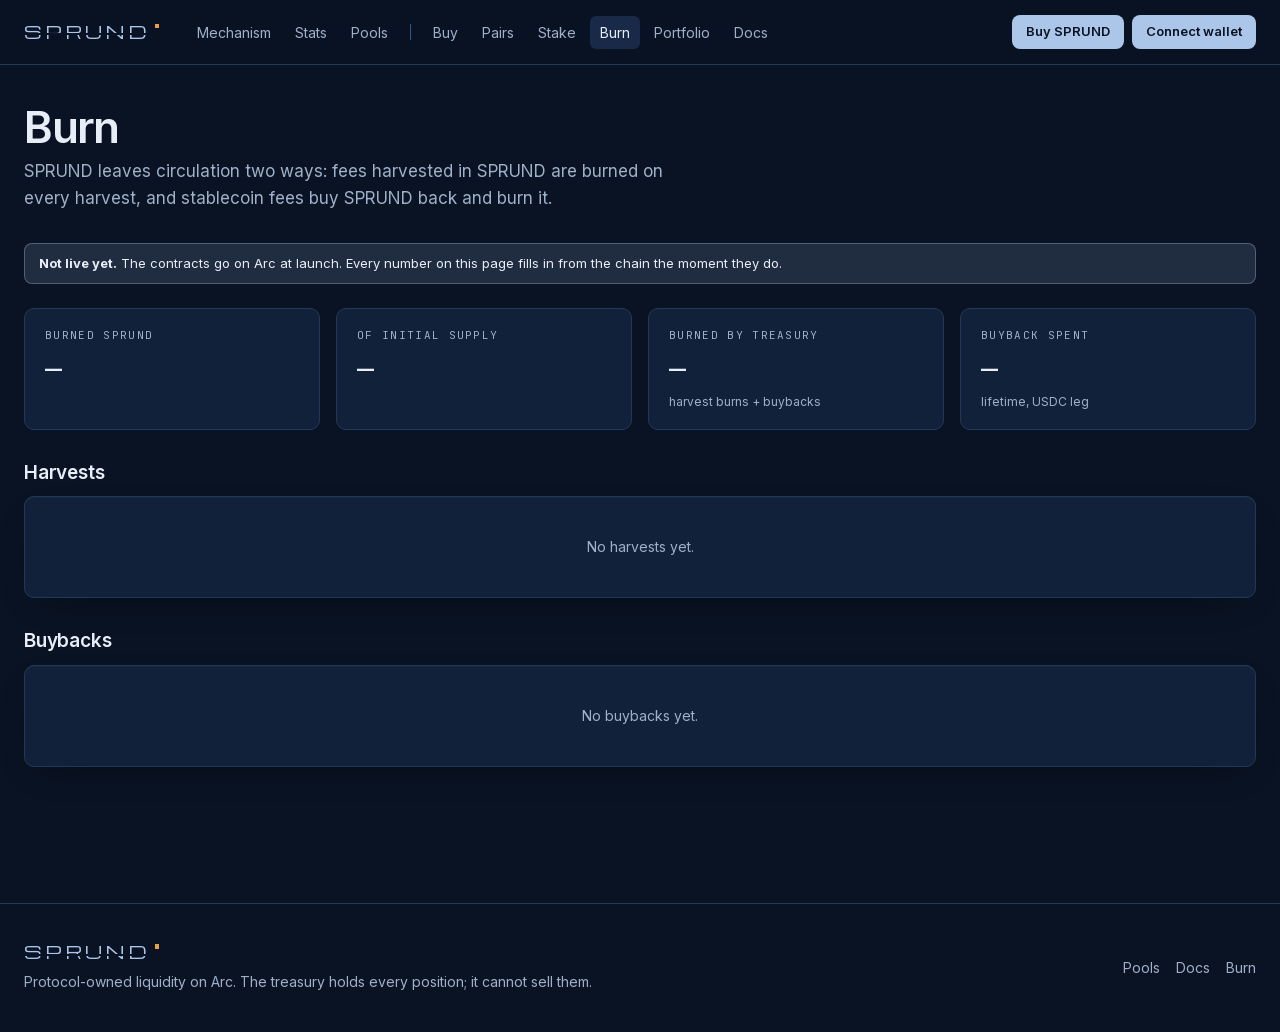
<file: burn.html>
<!DOCTYPE html><html lang="en" data-scroll-behavior="smooth" class="inter_80141784-module__vWfHRa__variable jetbrains_mono_13fc341d-module__lMjmPq__variable michroma_abf42cfd-module__bHLBOW__variable h-full antialiased"><head><meta charSet="utf-8"/><meta name="viewport" content="width=device-width, initial-scale=1"/><link rel="preload" href="/_next/static/media/70bc3e132a0a741e-s.p.3t6q91iet4nsy.woff2" as="font" crossorigin="" type="font/woff2"/><link rel="preload" href="/_next/static/media/83afe278b6a6bb3c-s.p.2bn3s6zvc0dyp.woff2" as="font" crossorigin="" type="font/woff2"/><link rel="preload" href="/_next/static/media/fe83cf2ab39e9c57-s.p.2qpii4b6jmzj9.woff2" as="font" crossorigin="" type="font/woff2"/><link rel="stylesheet" href="/_next/static/chunks/3rnwd28h1xts0.css" data-precedence="next"/><link rel="preload" as="script" fetchPriority="low" href="/_next/static/chunks/1u0miq-hta9pb.js"/><script src="/_next/static/chunks/1ev1avawwzc32.js" async=""></script><script src="/_next/static/chunks/3y1tyc95tquc0.js" async=""></script><script src="/_next/static/chunks/1i3aif4koqi-6.js" async=""></script><script src="/_next/static/chunks/turbopack-1xq43thxl7cf3.js" async=""></script><script src="/_next/static/chunks/1araqqjhtvmuz.js" async=""></script><script src="/_next/static/chunks/077jz23p1w632.js" async=""></script><script src="/_next/static/chunks/166b9b-ef5hh5.js" async=""></script><script src="/_next/static/chunks/238c8xyc6pduk.js" async=""></script><script src="/_next/static/chunks/029mgwl8m331u.js" async=""></script><script src="/_next/static/chunks/40g7prjkx48wy.js" async=""></script><script src="/_next/static/chunks/1hfou4-ia8iq1.js" async=""></script><script src="/_next/static/chunks/2-x1s6zpgqki_.js" async=""></script><title>SPRUND · Liquidity network on Arc</title><meta name="description" content="SPRUND is a fixed-supply token deployed as protocol-owned liquidity on Arc. Fees are harvested, compounded, burned and paid as dividends."/><meta property="og:title" content="SPRUND · Liquidity network on Arc"/><meta property="og:description" content="SPRUND is protocol-owned liquidity on Arc: fees harvested, compounded, burned and paid as dividends."/><meta property="og:site_name" content="SPRUND"/><meta property="og:image" content="https://sprund.org/og.png"/><meta property="og:image:width" content="1200"/><meta property="og:image:height" content="630"/><meta property="og:type" content="website"/><meta name="twitter:card" content="summary_large_image"/><meta name="twitter:title" content="SPRUND · Liquidity network on Arc"/><meta name="twitter:description" content="SPRUND is protocol-owned liquidity on Arc."/><meta name="twitter:image" content="https://sprund.org/og.png"/><link rel="icon" href="/icon.png"/><link rel="apple-touch-icon" href="/apple-icon.png"/><meta name="next-size-adjust" content=""/><script src="/_next/static/chunks/0cz1d0mv5g_q7.js" noModule=""></script></head><body class="min-h-full flex flex-col bg-bg text-fg"><div hidden=""><!--$--><!--/$--></div><style>
[data-reveal], [data-reveal-stagger] > * {
  opacity: 0; transform: translateY(22px);
  transition: opacity 700ms cubic-bezier(.16,1,.3,1), transform 700ms cubic-bezier(.16,1,.3,1);
  transition-delay: calc(var(--i, 0) * 70ms);
}
[data-reveal].is-in, [data-reveal-stagger].is-in > * { opacity: 1; transform: none; }
main, footer { position: relative; z-index: 1; }
main > *:not(.hero) { position: relative; z-index: 2; }

/* Hero backdrop: composited layers. */
.hero-bd { position: absolute; top: -64px; left: 0; right: 0; height: calc(100% + 64px + 46vh); overflow: hidden; pointer-events: none; z-index: 0; contain: strict; }
.hero-bd .bd-layer { position: absolute; inset: 0; will-change: transform; backface-visibility: hidden; }
.hero-bd .bd-layer svg { display: block; width: 100%; height: 100%; }
.hero-copy { will-change: transform, opacity; }
.bd-fade-left { position: absolute; inset: 0; background: linear-gradient(to right, var(--bg) 0%, color-mix(in srgb, var(--bg) 82%, transparent) 26%, color-mix(in srgb, var(--bg) 40%, transparent) 46%, transparent 68%); }
.bd-fade-bottom { position: absolute; inset: 0; background: linear-gradient(to bottom, transparent 0%, transparent 48%, color-mix(in srgb, var(--bg) 55%, transparent) 70%, var(--bg) 100%); }
@keyframes bd-spin { to { transform: rotate(360deg); } }
@keyframes bd-drift { 0%, 100% { transform: translateY(0); } 50% { transform: translateY(-10px); } }
.bd-idle.bd-spin { animation: bd-spin 160s linear infinite; }
.bd-idle.bd-spin-r { animation: bd-spin 120s linear infinite reverse; }
.bd-idle.bd-drift { animation: bd-drift 9s ease-in-out infinite; }
@media (prefers-reduced-motion: reduce) {
  [data-reveal], [data-reveal-stagger] > * { opacity: 1; transform: none; transition: none; }
  .bd-idle { animation: none !important; }
}
</style><header class="fixed top-0 inset-x-0 z-40 border-b border-line bg-[color-mix(in_srgb,var(--bg)_88%,transparent)] backdrop-blur"><div class="mx-auto max-w-7xl px-4 sm:px-6 h-16 flex items-center gap-3"><a class="flex items-center gap-2 font-semibold tracking-tight" aria-label="SPRUND" href="/"><span class="wordmark  " aria-label="SPRUND">SPRUND</span></a><nav class="hidden lg:flex items-center gap-1 ml-4"><a href="/#mechanism" class="nav-link">Mechanism</a><a href="/#stats" class="nav-link">Stats</a><a href="/#pools" class="nav-link">Pools</a><span class="mx-2 h-4 w-px bg-line-2"></span><a class="nav-link " href="/buy">Buy</a><a class="nav-link " href="/pairs">Pairs</a><a class="nav-link " href="/stake">Stake</a><a class="nav-link on" href="/burn">Burn</a><a class="nav-link " href="/portfolio">Portfolio</a><a class="nav-link " href="/docs">Docs</a></nav><div class="nav-cta ml-auto flex items-center gap-2"><a href="https://app.uniswap.org/swap?chain=arc&amp;inputCurrency=0x3600000000000000000000000000000000000000" target="_blank" rel="noreferrer" class="btn-primary hidden sm:inline-flex">Buy <!-- -->SPRUND</a><div class="relative"><button class="btn-primary">Connect wallet</button></div><button class="btn-ghost lg:hidden" aria-label="Menu" aria-expanded="false"><svg width="16" height="16" viewBox="0 0 16 16" aria-hidden="true"><path d="M2 4h12M2 8h12M2 12h12" stroke="currentColor" stroke-width="1.6" stroke-linecap="square"></path></svg></button></div></div></header><main class="flex-1 w-full pt-16"><div class="mx-auto max-w-7xl px-4 sm:px-6 py-10" data-reveal="true"><div class="flex flex-col sm:flex-row sm:items-end sm:justify-between gap-3 mb-8"><div><h1 class="h-section">Burn</h1><p class="lead mt-2 max-w-2xl">SPRUND leaves circulation two ways: fees harvested in SPRUND are burned on every harvest, and stablecoin fees buy SPRUND back and burn it.</p></div></div><div class="notice mb-6"><strong>Not live yet.</strong> The contracts go on Arc at launch. Every number on this page fills in from the chain the moment they do.</div><div class="grid sm:grid-cols-2 lg:grid-cols-4 gap-4 mb-8"><div class="tile "><div class="label">Burned SPRUND</div><div class="value">—</div></div><div class="tile "><div class="label">Of initial supply</div><div class="value">—</div></div><div class="tile "><div class="label">Burned by treasury</div><div class="value">—</div><div class="sub">harvest burns + buybacks</div></div><div class="tile "><div class="label">Buyback spent</div><div class="value">—</div><div class="sub">lifetime, USDC leg</div></div></div><h2 class="h-card mb-3">Harvests</h2><div class="card p-10 text-center text-muted text-sm">No harvests yet.</div><h2 class="h-card mt-8 mb-3">Buybacks</h2><div class="card p-10 text-center text-muted text-sm">No buybacks yet.</div></div><!--$--><!--/$--></main><footer class="border-t border-line mt-24"><div class="mx-auto max-w-7xl px-4 sm:px-6 py-10 flex flex-col sm:flex-row gap-4 sm:items-center justify-between text-sm text-muted"><div><span class="wordmark  " aria-label="SPRUND">SPRUND</span><div class="mt-2">Protocol-owned liquidity on Arc. The treasury holds every position; it cannot sell them.</div></div><div class="flex gap-4"><a href="/#pools" class="hover:text-fg">Pools</a><a class="hover:text-fg" href="/docs">Docs</a><a class="hover:text-fg" href="/burn">Burn</a></div></div></footer><script src="/_next/static/chunks/1u0miq-hta9pb.js" id="_R_" async=""></script><script>(self.__next_f=self.__next_f||[]).push([0])</script><script>self.__next_f.push([1,"1:\"$Sreact.fragment\"\n3:I[62257,[\"/_next/static/chunks/1araqqjhtvmuz.js\",\"/_next/static/chunks/077jz23p1w632.js\",\"/_next/static/chunks/166b9b-ef5hh5.js\",\"/_next/static/chunks/238c8xyc6pduk.js\"],\"default\"]\n4:I[87152,[\"/_next/static/chunks/1araqqjhtvmuz.js\",\"/_next/static/chunks/077jz23p1w632.js\",\"/_next/static/chunks/166b9b-ef5hh5.js\",\"/_next/static/chunks/238c8xyc6pduk.js\"],\"default\"]\n5:I[83248,[\"/_next/static/chunks/1araqqjhtvmuz.js\",\"/_next/static/chunks/077jz23p1w632.js\",\"/_next/static/chunks/166b9b-ef5hh5.js\",\"/_next/static/chunks/238c8xyc6pduk.js\"],\"ClientPageRoot\"]\n6:I[48127,[\"/_next/static/chunks/1araqqjhtvmuz.js\",\"/_next/static/chunks/077jz23p1w632.js\",\"/_next/static/chunks/166b9b-ef5hh5.js\",\"/_next/static/chunks/238c8xyc6pduk.js\",\"/_next/static/chunks/029mgwl8m331u.js\",\"/_next/static/chunks/40g7prjkx48wy.js\",\"/_next/static/chunks/1hfou4-ia8iq1.js\",\"/_next/static/chunks/2-x1s6zpgqki_.js\"],\"default\"]\n9:I[26173,[\"/_next/static/chunks/1araqqjhtvmuz.js\",\"/_next/static/chunks/077jz23p1w632.js\",\"/_next/static/chunks/166b9b-ef5hh5.js\",\"/_next/static/chunks/238c8xyc6pduk.js\"],\"OutletBoundary\"]\na:\"$Sreact.suspense\"\nd:I[26173,[\"/_next/static/chunks/1araqqjhtvmuz.js\",\"/_next/static/chunks/077jz23p1w632.js\",\"/_next/static/chunks/166b9b-ef5hh5.js\",\"/_next/static/chunks/238c8xyc6pduk.js\"],\"ViewportBoundary\"]\nf:I[26173,[\"/_next/static/chunks/1araqqjhtvmuz.js\",\"/_next/static/chunks/077jz23p1w632.js\",\"/_next/static/chunks/166b9b-ef5hh5.js\",\"/_next/static/chunks/238c8xyc6pduk.js\"],\"MetadataBoundary\"]\n11:I[75512,[\"/_next/static/chunks/1araqqjhtvmuz.js\",\"/_next/static/chunks/077jz23p1w632.js\",\"/_next/static/chunks/166b9b-ef5hh5.js\",\"/_next/static/chunks/238c8xyc6pduk.js\"],\"default\",1]\n:HL[\"/_next/static/chunks/3rnwd28h1xts0.css\",\"style\"]\n:HL[\"/_next/static/media/70bc3e132a0a741e-s.p.3t6q91iet4nsy.woff2\",\"font\",{\"crossOrigin\":\"\",\"type\":\"font/woff2\"}]\n:HL[\"/_next/static/media/83afe278b6a6bb3c-s.p.2bn3s6zvc0dyp.woff2\",\"font\",{\"crossOrigin\":\"\",\"type\":\"font/woff2\"}]\n:HL[\"/_next/static/media/fe83cf2ab39e9c57-s.p.2qpii4b6jmzj9.woff2\",\"font\",{\"crossOrigin\":\"\",\"type\":\"font/woff2\"}]\nc:X\n0:{\"P\":null,\"c\":[\"\",\"burn\"],\"q\":\"\",\"i\":false,\"f\":[[[\"\",{\"children\":[\"burn\",{\"children\":[\"__PAGE__\",{},\"$undefined\",\"$undefined\",4608]},\"$undefined\",\"$undefined\",4608]},\"$undefined\",\"$undefined\",4624],[[\"$\",\"$1\",\"c\",{\"children\":[[[\"$\",\"link\",\"0\",{\"rel\":\"stylesheet\",\"href\":\"/_next/static/chunks/3rnwd28h1xts0.css\",\"precedence\":\"next\",\"crossOrigin\":\"$undefined\",\"nonce\":\"$undefined\"}],[\"$\",\"script\",\"script-0\",{\"src\":\"/_next/static/chunks/1araqqjhtvmuz.js\",\"async\":true,\"nonce\":\"$undefined\"}],[\"$\",\"script\",\"script-1\",{\"src\":\"/_next/static/chunks/077jz23p1w632.js\",\"async\":true,\"nonce\":\"$undefined\"}],[\"$\",\"script\",\"script-2\",{\"src\":\"/_next/static/chunks/166b9b-ef5hh5.js\",\"async\":true,\"nonce\":\"$undefined\"}],[\"$\",\"script\",\"script-3\",{\"src\":\"/_next/static/chunks/238c8xyc6pduk.js\",\"async\":true,\"nonce\":\"$undefined\"}]],\"$L2\"]}],{\"children\":[[\"$\",\"$1\",\"c\",{\"children\":[null,[\"$\",\"$L3\",null,{\"parallelRouterKey\":\"children\",\"error\":\"$undefined\",\"errorStyles\":\"$undefined\",\"errorScripts\":\"$undefined\",\"template\":[\"$\",\"$L4\",null,{}],\"templateStyles\":\"$undefined\",\"templateScripts\":\"$undefined\",\"notFound\":\"$undefined\",\"forbidden\":\"$undefined\",\"unauthorized\":\"$undefined\"}]]}],{\"children\":[[\"$\",\"$1\",\"c\",{\"children\":[[\"$\",\"$L5\",null,{\"Component\":\"$6\",\"serverProvidedParams\":{\"searchParams\":{},\"params\":{},\"promises\":[\"$@7\",\"$@8\"]}}],[[\"$\",\"script\",\"script-0\",{\"src\":\"/_next/static/chunks/029mgwl8m331u.js\",\"async\":true,\"nonce\":\"$undefined\"}],[\"$\",\"script\",\"script-1\",{\"src\":\"/_next/static/chunks/40g7prjkx48wy.js\",\"async\":true,\"nonce\":\"$undefined\"}],[\"$\",\"script\",\"script-2\",{\"src\":\"/_next/static/chunks/1hfou4-ia8iq1.js\",\"async\":true,\"nonce\":\"$undefined\"}],[\"$\",\"script\",\"script-3\",{\"src\":\"/_next/static/chunks/2-x1s6zpgqki_.js\",\"async\":true,\"nonce\":\"$undefined\"}]],[\"$\",\"$L9\",null,{\"children\":[\"$\",\"$a\",null,{\"name\":\"Next.MetadataOutlet\",\"children\":\"$@b\"}]}]]}],{},null,false,null]},null,false,\"$c\"]},null,false,null],[\"$\",\"$1\",\"h\",{\"children\":[null,[\"$\",\"$Ld\",null,{\"children\":\"$Le\"}],[\"$\",\"div\",null,{\"hidden\":true,\"children\":[\"$\",\"$Lf\",null,{\"children\":[\"$\",\"$a\",null,{\"name\":\"Next.Metadata\",\"children\":\"$L10\"}]}]}],[\"$\",\"meta\",null,{\"name\":\"next-size-adjust\",\"content\":\"\"}]]}],false]],\"m\":\"$undefined\",\"G\":[\"$11\",[[\"$\",\"link\",\"0\",{\"rel\":\"stylesheet\",\"href\":\"/_next/static/chunks/3rnwd28h1xts0.css\",\"precedence\":\"next\",\"crossOrigin\":\"$undefined\",\"nonce\":\"$undefined\"}]]],\"S\":true,\"h\":null,\"r\":\"$undefined\",\"s\":\"$undefined\",\"a\":\"$undefined\",\"l\":\"$undefined\",\"p\":\"$undefined\",\"d\":\"$undefined\",\"b\":\"wIR6y_FJIv8_ynJdPZvhc\"}\n12:I[44636,[\"/_next/static/chunks/1araqqjhtvmuz.js\",\"/_next/static/chunks/077jz23p1w632.js\",\"/_next/static/chunks/166b9b-ef5hh5.js\",\"/_next/static/chunks/238c8xyc6pduk.js\"],\"Providers\"]\n13:I[25935,[\"/_next/static/chunks/1araqqjhtvmuz.js\",\"/_next/static/chunks/077jz23p1w632.js\",\"/_next/static/chunks/166b9b-ef5hh5.js\",\"/_next/static/chunks/238c8xyc6pduk.js\"],\"ScrollFx\"]\n14:I[84834,[\"/_next/static/chunks/1araqqjhtvmuz.js\",\"/_next/static/chunks/077jz23p1w632.js\",\"/_next/static/chunks/166b9b-ef5hh5.js\",\"/_next/static/chunks/238c8xyc6pduk.js\"],\"Nav\"]\n15:I[10672,[\"/_next/static/chunks/1araqqjhtvmuz.js\",\"/_next/static/chunks/077jz23p1w632.js\",\"/_next/static/chunks/166b9b-ef5hh5.js\",\"/_next/static/chunks/238c8xyc6pduk.js\"],\"\"]\nc:C\n2:[\"$\",\"html\",null,{\"lang\":\"en\",\"data-scroll-behavior\":\"smooth\",\"className\":\"inter_80141784-module__vWfHRa__variable jetbrains_mono_13fc341d-module__lMjmPq__variable michroma_abf42cfd-module__bHLBOW__variable h-full antialiased\",\"children\":[\"$\",\"body\",null,{\"className\":\"min-h-full flex flex-col bg-bg text-fg\",\"children\":[\"$\",\"$L12\",null,{\"cookie\":null,\"children\":[[\"$\",\"$L13\",null,{}],[\"$\",\"$L14\",null,{}],[\"$\",\"main\",null,{\"className\":\"flex-1 w-full pt-16\",\"children\":[\"$\",\"$L3\",null,{\"parallelRouterKey\":\"children\",\"error\":\"$undefined\",\"errorStyles\":\"$undefined\",\"errorScripts\":\"$undefined\",\"template\":[\"$\",\"$L4\",null,{}],\"templateStyles\":\"$undefined\",\"templateScripts\":\"$undefined\",\"notFound\":[[\"$\",\"div\",null,{\"className\":\"mx-auto max-w-7xl px-4 sm:px-6 py-24 text-center\",\"children\":[[\"$\",\"p\",null,{\"className\":\"chain-tag justify-center\",\"children\":\"404\"}],[\"$\",\"h1\",null,{\"className\":\"h-section mt-4\",\"children\":\"This page does not exist.\"}],[\"$\",\"p\",null,{\"className\":\"lead mt-3\",\"children\":[\"Nothing at this address on \",\"SPRUND\",\".\"]}],[\"$\",\"div\",null,{\"className\":\"mt-8 flex justify-center gap-3\",\"children\":[[\"$\",\"$L15\",null,{\"href\":\"/\",\"className\":\"btn-primary\",\"children\":\"Home\"}],[\"$\",\"$L15\",null,{\"href\":\"/docs\",\"className\":\"btn-ghost\",\"children\":\"Docs\"}]]}]]}],[]],\"forbidden\":\"$undefined\",\"unauthorized\":\"$undefined\"}]}],[\"$\",\"footer\",null,{\"className\":\"border-t border-line mt-24\",\"children\":[\"$\",\"div\",null,{\"className\":\"mx-auto max-w-7xl px-4 sm:px-6 py-10 flex flex-col sm:flex-row gap-4 sm:items-center justify-between text-sm text-muted\",\"children\":[[\"$\",\"div\",null,{\"children\":[[\"$\",\"span\",null,{\"className\":\"wordmark  \",\"aria-label\":\"SPRUND\",\"children\":\"SPRUND\"}],[\"$\",\"div\",null,{\"className\":\"mt-2\",\"children\":\"Protocol-owned liquidity on Arc. The treasury holds every position; it cannot sell them.\"}]]}],[\"$\",\"div\",null,{\"className\":\"flex gap-4\",\"children\":[[\"$\",\"a\",null,{\"href\":\"/#pools\",\"className\":\"hover:text-fg\",\"children\":\"Pools\"}],[\"$\",\"$L15\",null,{\"href\":\"/docs\",\"className\":\"hover:text-fg\",\"children\":\"Docs\"}],[\"$\",\"$L15\",null,{\"href\":\"/burn\",\"className\":\"hover:text-fg\",\"children\":\"Burn\"}],\"\",\"\"]}]]}]}]]}]}]}]\n7:{}\n8:\"$0:f:0:1:1:children:1:children:0:props:children:0:props:serverProvidedParams:params\"\ne:[[\"$\",\"meta\",\"0\",{\"charSet\":\"utf-8\"}],[\"$\",\"meta\",\"1\",{\"name\":\"viewport\",\"content\":\"width=device-width, initial-scale=1\"}]]\n16:I[2368,[\"/_next/static/chunks/1araqqjhtvmuz.js\",\"/_next/static/chunks/077jz23p1w632.js\",\"/_next/static/chunks/166b9b-ef5hh5.js\",\"/_next/static/chunks/238c8xyc6pduk.js\"],\"IconMark\"]\nb:null\n10:[[\"$\",\"title\",\"0\",{\"children\":\"SPRUND · Liquidity network on Arc\"}],[\"$\",\"meta\",\"1\",{\"name\":\"description\",\"content\":\"SPRUND is a fixed-supply token deployed as protocol-owned liquidity on Arc. Fees are harvested, compounded, burned and paid as dividends.\"}],[\"$\",\"meta\",\"2\",{\"property\":\"og:title\",\"content\":\"SPRUND · Liquidity network on Arc\"}],[\"$\",\"meta\",\"3\",{\"property\":\"og:description\",\"content\":\"SPRUND is protocol-owned liquidity on Arc: fees harvested, compounded, burned and paid as dividends.\"}],[\"$\",\"meta\",\"4\",{\"property\":\"og:site_name\",\"content\":\"SPRUND\"}],[\"$\",\"meta\",\"5\",{\"property\":\"og:image\",\"content\":\"https://sprund.org/og.png\"}],[\"$\",\"meta\",\"6\",{\"property\":\"og:image:width\",\"content\":\"1200\"}],[\"$\",\"meta\",\"7\",{\"property\":\"og:image:height\",\"content\":\"630\"}],[\"$\",\"meta\",\"8\",{\"property\":\"og:type\",\"content\":\"website\"}],[\"$\",\"meta\",\"9\",{\"name\":\"twitter:card\",\"content\":\"summary_large_image\"}],[\"$\",\"meta\",\"10\",{\"name\":\"twitter:title\",\"content\":\"SPRUND · Liquidity network on Arc\"}],[\"$\",\"meta\",\"11\",{\"name\":\"twitter:description\",\"content\":\"SPRUND is protocol-owned liquidity on Arc.\"}],[\"$\",\"meta\",\"12\",{\"name\":\"twitter:image\",\"content\":\"https://sprund.org/og.png\"}],[\"$\",\"link\",\"13\",{\"rel\":\"icon\",\"href\":\"/icon.png\"}],[\"$\",\"link\",\"14\",{\"rel\":\"apple-touch-icon\",\"href\":\"/apple-icon.png\"}],[\"$\",\"$L16\",\"15\",{}]]\n"])</script></body></html>
</file>
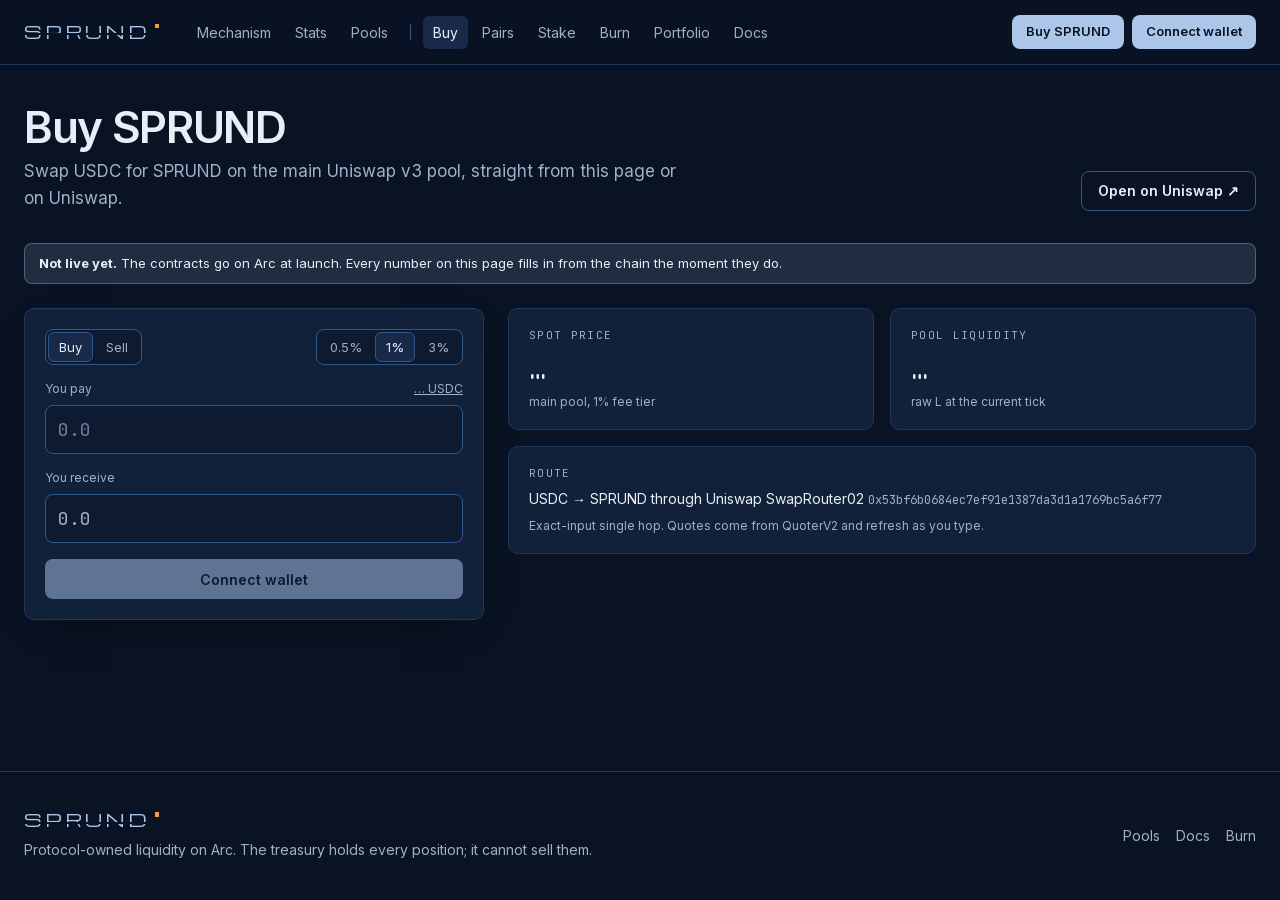
<file: buy.html>
<!DOCTYPE html><html lang="en" data-scroll-behavior="smooth" class="inter_80141784-module__vWfHRa__variable jetbrains_mono_13fc341d-module__lMjmPq__variable michroma_abf42cfd-module__bHLBOW__variable h-full antialiased"><head><meta charSet="utf-8"/><meta name="viewport" content="width=device-width, initial-scale=1"/><link rel="preload" href="/_next/static/media/70bc3e132a0a741e-s.p.3t6q91iet4nsy.woff2" as="font" crossorigin="" type="font/woff2"/><link rel="preload" href="/_next/static/media/83afe278b6a6bb3c-s.p.2bn3s6zvc0dyp.woff2" as="font" crossorigin="" type="font/woff2"/><link rel="preload" href="/_next/static/media/fe83cf2ab39e9c57-s.p.2qpii4b6jmzj9.woff2" as="font" crossorigin="" type="font/woff2"/><link rel="stylesheet" href="/_next/static/chunks/3rnwd28h1xts0.css" data-precedence="next"/><link rel="preload" as="script" fetchPriority="low" href="/_next/static/chunks/1u0miq-hta9pb.js"/><script src="/_next/static/chunks/1ev1avawwzc32.js" async=""></script><script src="/_next/static/chunks/3y1tyc95tquc0.js" async=""></script><script src="/_next/static/chunks/1i3aif4koqi-6.js" async=""></script><script src="/_next/static/chunks/turbopack-1xq43thxl7cf3.js" async=""></script><script src="/_next/static/chunks/1araqqjhtvmuz.js" async=""></script><script src="/_next/static/chunks/077jz23p1w632.js" async=""></script><script src="/_next/static/chunks/166b9b-ef5hh5.js" async=""></script><script src="/_next/static/chunks/238c8xyc6pduk.js" async=""></script><script src="/_next/static/chunks/2ogw-38tm4hoi.js" async=""></script><script src="/_next/static/chunks/40g7prjkx48wy.js" async=""></script><script src="/_next/static/chunks/1hfou4-ia8iq1.js" async=""></script><script src="/_next/static/chunks/2-x1s6zpgqki_.js" async=""></script><title>SPRUND · Liquidity network on Arc</title><meta name="description" content="SPRUND is a fixed-supply token deployed as protocol-owned liquidity on Arc. Fees are harvested, compounded, burned and paid as dividends."/><meta property="og:title" content="SPRUND · Liquidity network on Arc"/><meta property="og:description" content="SPRUND is protocol-owned liquidity on Arc: fees harvested, compounded, burned and paid as dividends."/><meta property="og:site_name" content="SPRUND"/><meta property="og:image" content="https://sprund.org/og.png"/><meta property="og:image:width" content="1200"/><meta property="og:image:height" content="630"/><meta property="og:type" content="website"/><meta name="twitter:card" content="summary_large_image"/><meta name="twitter:title" content="SPRUND · Liquidity network on Arc"/><meta name="twitter:description" content="SPRUND is protocol-owned liquidity on Arc."/><meta name="twitter:image" content="https://sprund.org/og.png"/><link rel="icon" href="/icon.png"/><link rel="apple-touch-icon" href="/apple-icon.png"/><meta name="next-size-adjust" content=""/><script src="/_next/static/chunks/0cz1d0mv5g_q7.js" noModule=""></script></head><body class="min-h-full flex flex-col bg-bg text-fg"><div hidden=""><!--$--><!--/$--></div><style>
[data-reveal], [data-reveal-stagger] > * {
  opacity: 0; transform: translateY(22px);
  transition: opacity 700ms cubic-bezier(.16,1,.3,1), transform 700ms cubic-bezier(.16,1,.3,1);
  transition-delay: calc(var(--i, 0) * 70ms);
}
[data-reveal].is-in, [data-reveal-stagger].is-in > * { opacity: 1; transform: none; }
main, footer { position: relative; z-index: 1; }
main > *:not(.hero) { position: relative; z-index: 2; }

/* Hero backdrop: composited layers. */
.hero-bd { position: absolute; top: -64px; left: 0; right: 0; height: calc(100% + 64px + 46vh); overflow: hidden; pointer-events: none; z-index: 0; contain: strict; }
.hero-bd .bd-layer { position: absolute; inset: 0; will-change: transform; backface-visibility: hidden; }
.hero-bd .bd-layer svg { display: block; width: 100%; height: 100%; }
.hero-copy { will-change: transform, opacity; }
.bd-fade-left { position: absolute; inset: 0; background: linear-gradient(to right, var(--bg) 0%, color-mix(in srgb, var(--bg) 82%, transparent) 26%, color-mix(in srgb, var(--bg) 40%, transparent) 46%, transparent 68%); }
.bd-fade-bottom { position: absolute; inset: 0; background: linear-gradient(to bottom, transparent 0%, transparent 48%, color-mix(in srgb, var(--bg) 55%, transparent) 70%, var(--bg) 100%); }
@keyframes bd-spin { to { transform: rotate(360deg); } }
@keyframes bd-drift { 0%, 100% { transform: translateY(0); } 50% { transform: translateY(-10px); } }
.bd-idle.bd-spin { animation: bd-spin 160s linear infinite; }
.bd-idle.bd-spin-r { animation: bd-spin 120s linear infinite reverse; }
.bd-idle.bd-drift { animation: bd-drift 9s ease-in-out infinite; }
@media (prefers-reduced-motion: reduce) {
  [data-reveal], [data-reveal-stagger] > * { opacity: 1; transform: none; transition: none; }
  .bd-idle { animation: none !important; }
}
</style><header class="fixed top-0 inset-x-0 z-40 border-b border-line bg-[color-mix(in_srgb,var(--bg)_88%,transparent)] backdrop-blur"><div class="mx-auto max-w-7xl px-4 sm:px-6 h-16 flex items-center gap-3"><a class="flex items-center gap-2 font-semibold tracking-tight" aria-label="SPRUND" href="/"><span class="wordmark  " aria-label="SPRUND">SPRUND</span></a><nav class="hidden lg:flex items-center gap-1 ml-4"><a href="/#mechanism" class="nav-link">Mechanism</a><a href="/#stats" class="nav-link">Stats</a><a href="/#pools" class="nav-link">Pools</a><span class="mx-2 h-4 w-px bg-line-2"></span><a class="nav-link on" href="/buy">Buy</a><a class="nav-link " href="/pairs">Pairs</a><a class="nav-link " href="/stake">Stake</a><a class="nav-link " href="/burn">Burn</a><a class="nav-link " href="/portfolio">Portfolio</a><a class="nav-link " href="/docs">Docs</a></nav><div class="nav-cta ml-auto flex items-center gap-2"><a href="https://app.uniswap.org/swap?chain=arc&amp;inputCurrency=0x3600000000000000000000000000000000000000" target="_blank" rel="noreferrer" class="btn-primary hidden sm:inline-flex">Buy <!-- -->SPRUND</a><div class="relative"><button class="btn-primary">Connect wallet</button></div><button class="btn-ghost lg:hidden" aria-label="Menu" aria-expanded="false"><svg width="16" height="16" viewBox="0 0 16 16" aria-hidden="true"><path d="M2 4h12M2 8h12M2 12h12" stroke="currentColor" stroke-width="1.6" stroke-linecap="square"></path></svg></button></div></div></header><main class="flex-1 w-full pt-16"><div class="mx-auto max-w-7xl px-4 sm:px-6 py-10" data-reveal="true"><div class="flex flex-col sm:flex-row sm:items-end sm:justify-between gap-3 mb-8"><div><h1 class="h-section">Buy SPRUND</h1><p class="lead mt-2 max-w-2xl">Swap USDC for SPRUND on the main Uniswap v3 pool, straight from this page or on Uniswap.</p></div><a href="https://app.uniswap.org/swap?chain=arc&amp;inputCurrency=0x3600000000000000000000000000000000000000" target="_blank" rel="noreferrer" class="btn-ghost">Open on Uniswap ↗</a></div><div class="notice mb-6"><strong>Not live yet.</strong> The contracts go on Arc at launch. Every number on this page fills in from the chain the moment they do.</div><div class="grid lg:grid-cols-[460px_1fr] gap-6"><div class="card p-5"><div class="flex items-center justify-between mb-4"><div class="seg"><button class="on">Buy</button><button class="">Sell</button></div><div class="seg" title="Slippage tolerance"><button class="">0.5<!-- -->%</button><button class="on">1<!-- -->%</button><button class="">3<!-- -->%</button></div></div><div class="flex items-center justify-between text-xs text-muted mb-2"><span>You pay</span><button class="underline">…<!-- --> <!-- -->USDC</button></div><input class="input num" placeholder="0.0" inputMode="decimal" value=""/><div class="text-xs text-muted mt-4 mb-2">You receive</div><div class="input num text-muted">0.0</div><button class="btn-primary w-full mt-4" disabled="">Connect wallet</button></div><div class="grid sm:grid-cols-2 gap-4 content-start"><div class="tile"><div class="label">Spot price</div><div class="value">…</div><div class="sub">main pool, <!-- -->1<!-- -->% fee tier</div></div><div class="tile"><div class="label">Pool liquidity</div><div class="value">…</div><div class="sub">raw L at the current tick</div></div><div class="tile sm:col-span-2"><div class="label">Route</div><div class="mt-2 text-sm">USDC → <!-- -->SPRUND<!-- --> through Uniswap SwapRouter02 <span class="mono text-xs text-muted">0x53bf6b0684ec7ef91e1387da3d1a1769bc5a6f77</span></div><div class="sub">Exact-input single hop. Quotes come from QuoterV2 and refresh as you type.</div></div></div></div></div><!--$--><!--/$--></main><footer class="border-t border-line mt-24"><div class="mx-auto max-w-7xl px-4 sm:px-6 py-10 flex flex-col sm:flex-row gap-4 sm:items-center justify-between text-sm text-muted"><div><span class="wordmark  " aria-label="SPRUND">SPRUND</span><div class="mt-2">Protocol-owned liquidity on Arc. The treasury holds every position; it cannot sell them.</div></div><div class="flex gap-4"><a href="/#pools" class="hover:text-fg">Pools</a><a class="hover:text-fg" href="/docs">Docs</a><a class="hover:text-fg" href="/burn">Burn</a></div></div></footer><script src="/_next/static/chunks/1u0miq-hta9pb.js" id="_R_" async=""></script><script>(self.__next_f=self.__next_f||[]).push([0])</script><script>self.__next_f.push([1,"1:\"$Sreact.fragment\"\n3:I[62257,[\"/_next/static/chunks/1araqqjhtvmuz.js\",\"/_next/static/chunks/077jz23p1w632.js\",\"/_next/static/chunks/166b9b-ef5hh5.js\",\"/_next/static/chunks/238c8xyc6pduk.js\"],\"default\"]\n4:I[87152,[\"/_next/static/chunks/1araqqjhtvmuz.js\",\"/_next/static/chunks/077jz23p1w632.js\",\"/_next/static/chunks/166b9b-ef5hh5.js\",\"/_next/static/chunks/238c8xyc6pduk.js\"],\"default\"]\n5:I[83248,[\"/_next/static/chunks/1araqqjhtvmuz.js\",\"/_next/static/chunks/077jz23p1w632.js\",\"/_next/static/chunks/166b9b-ef5hh5.js\",\"/_next/static/chunks/238c8xyc6pduk.js\"],\"ClientPageRoot\"]\n6:I[32151,[\"/_next/static/chunks/1araqqjhtvmuz.js\",\"/_next/static/chunks/077jz23p1w632.js\",\"/_next/static/chunks/166b9b-ef5hh5.js\",\"/_next/static/chunks/238c8xyc6pduk.js\",\"/_next/static/chunks/2ogw-38tm4hoi.js\",\"/_next/static/chunks/40g7prjkx48wy.js\",\"/_next/static/chunks/1hfou4-ia8iq1.js\",\"/_next/static/chunks/2-x1s6zpgqki_.js\"],\"default\"]\n9:I[26173,[\"/_next/static/chunks/1araqqjhtvmuz.js\",\"/_next/static/chunks/077jz23p1w632.js\",\"/_next/static/chunks/166b9b-ef5hh5.js\",\"/_next/static/chunks/238c8xyc6pduk.js\"],\"OutletBoundary\"]\na:\"$Sreact.suspense\"\nd:I[26173,[\"/_next/static/chunks/1araqqjhtvmuz.js\",\"/_next/static/chunks/077jz23p1w632.js\",\"/_next/static/chunks/166b9b-ef5hh5.js\",\"/_next/static/chunks/238c8xyc6pduk.js\"],\"ViewportBoundary\"]\nf:I[26173,[\"/_next/static/chunks/1araqqjhtvmuz.js\",\"/_next/static/chunks/077jz23p1w632.js\",\"/_next/static/chunks/166b9b-ef5hh5.js\",\"/_next/static/chunks/238c8xyc6pduk.js\"],\"MetadataBoundary\"]\n11:I[75512,[\"/_next/static/chunks/1araqqjhtvmuz.js\",\"/_next/static/chunks/077jz23p1w632.js\",\"/_next/static/chunks/166b9b-ef5hh5.js\",\"/_next/static/chunks/238c8xyc6pduk.js\"],\"default\",1]\n:HL[\"/_next/static/chunks/3rnwd28h1xts0.css\",\"style\"]\n:HL[\"/_next/static/media/70bc3e132a0a741e-s.p.3t6q91iet4nsy.woff2\",\"font\",{\"crossOrigin\":\"\",\"type\":\"font/woff2\"}]\n:HL[\"/_next/static/media/83afe278b6a6bb3c-s.p.2bn3s6zvc0dyp.woff2\",\"font\",{\"crossOrigin\":\"\",\"type\":\"font/woff2\"}]\n:HL[\"/_next/static/media/fe83cf2ab39e9c57-s.p.2qpii4b6jmzj9.woff2\",\"font\",{\"crossOrigin\":\"\",\"type\":\"font/woff2\"}]\nc:X\n0:{\"P\":null,\"c\":[\"\",\"buy\"],\"q\":\"\",\"i\":false,\"f\":[[[\"\",{\"children\":[\"buy\",{\"children\":[\"__PAGE__\",{},\"$undefined\",\"$undefined\",4608]},\"$undefined\",\"$undefined\",4608]},\"$undefined\",\"$undefined\",4624],[[\"$\",\"$1\",\"c\",{\"children\":[[[\"$\",\"link\",\"0\",{\"rel\":\"stylesheet\",\"href\":\"/_next/static/chunks/3rnwd28h1xts0.css\",\"precedence\":\"next\",\"crossOrigin\":\"$undefined\",\"nonce\":\"$undefined\"}],[\"$\",\"script\",\"script-0\",{\"src\":\"/_next/static/chunks/1araqqjhtvmuz.js\",\"async\":true,\"nonce\":\"$undefined\"}],[\"$\",\"script\",\"script-1\",{\"src\":\"/_next/static/chunks/077jz23p1w632.js\",\"async\":true,\"nonce\":\"$undefined\"}],[\"$\",\"script\",\"script-2\",{\"src\":\"/_next/static/chunks/166b9b-ef5hh5.js\",\"async\":true,\"nonce\":\"$undefined\"}],[\"$\",\"script\",\"script-3\",{\"src\":\"/_next/static/chunks/238c8xyc6pduk.js\",\"async\":true,\"nonce\":\"$undefined\"}]],\"$L2\"]}],{\"children\":[[\"$\",\"$1\",\"c\",{\"children\":[null,[\"$\",\"$L3\",null,{\"parallelRouterKey\":\"children\",\"error\":\"$undefined\",\"errorStyles\":\"$undefined\",\"errorScripts\":\"$undefined\",\"template\":[\"$\",\"$L4\",null,{}],\"templateStyles\":\"$undefined\",\"templateScripts\":\"$undefined\",\"notFound\":\"$undefined\",\"forbidden\":\"$undefined\",\"unauthorized\":\"$undefined\"}]]}],{\"children\":[[\"$\",\"$1\",\"c\",{\"children\":[[\"$\",\"$L5\",null,{\"Component\":\"$6\",\"serverProvidedParams\":{\"searchParams\":{},\"params\":{},\"promises\":[\"$@7\",\"$@8\"]}}],[[\"$\",\"script\",\"script-0\",{\"src\":\"/_next/static/chunks/2ogw-38tm4hoi.js\",\"async\":true,\"nonce\":\"$undefined\"}],[\"$\",\"script\",\"script-1\",{\"src\":\"/_next/static/chunks/40g7prjkx48wy.js\",\"async\":true,\"nonce\":\"$undefined\"}],[\"$\",\"script\",\"script-2\",{\"src\":\"/_next/static/chunks/1hfou4-ia8iq1.js\",\"async\":true,\"nonce\":\"$undefined\"}],[\"$\",\"script\",\"script-3\",{\"src\":\"/_next/static/chunks/2-x1s6zpgqki_.js\",\"async\":true,\"nonce\":\"$undefined\"}]],[\"$\",\"$L9\",null,{\"children\":[\"$\",\"$a\",null,{\"name\":\"Next.MetadataOutlet\",\"children\":\"$@b\"}]}]]}],{},null,false,null]},null,false,\"$c\"]},null,false,null],[\"$\",\"$1\",\"h\",{\"children\":[null,[\"$\",\"$Ld\",null,{\"children\":\"$Le\"}],[\"$\",\"div\",null,{\"hidden\":true,\"children\":[\"$\",\"$Lf\",null,{\"children\":[\"$\",\"$a\",null,{\"name\":\"Next.Metadata\",\"children\":\"$L10\"}]}]}],[\"$\",\"meta\",null,{\"name\":\"next-size-adjust\",\"content\":\"\"}]]}],false]],\"m\":\"$undefined\",\"G\":[\"$11\",[[\"$\",\"link\",\"0\",{\"rel\":\"stylesheet\",\"href\":\"/_next/static/chunks/3rnwd28h1xts0.css\",\"precedence\":\"next\",\"crossOrigin\":\"$undefined\",\"nonce\":\"$undefined\"}]]],\"S\":true,\"h\":null,\"r\":\"$undefined\",\"s\":\"$undefined\",\"a\":\"$undefined\",\"l\":\"$undefined\",\"p\":\"$undefined\",\"d\":\"$undefined\",\"b\":\"wIR6y_FJIv8_ynJdPZvhc\"}\n12:I[44636,[\"/_next/static/chunks/1araqqjhtvmuz.js\",\"/_next/static/chunks/077jz23p1w632.js\",\"/_next/static/chunks/166b9b-ef5hh5.js\",\"/_next/static/chunks/238c8xyc6pduk.js\"],\"Providers\"]\n13:I[25935,[\"/_next/static/chunks/1araqqjhtvmuz.js\",\"/_next/static/chunks/077jz23p1w632.js\",\"/_next/static/chunks/166b9b-ef5hh5.js\",\"/_next/static/chunks/238c8xyc6pduk.js\"],\"ScrollFx\"]\n14:I[84834,[\"/_next/static/chunks/1araqqjhtvmuz.js\",\"/_next/static/chunks/077jz23p1w632.js\",\"/_next/static/chunks/166b9b-ef5hh5.js\",\"/_next/static/chunks/238c8xyc6pduk.js\"],\"Nav\"]\n15:I[10672,[\"/_next/static/chunks/1araqqjhtvmuz.js\",\"/_next/static/chunks/077jz23p1w632.js\",\"/_next/static/chunks/166b9b-ef5hh5.js\",\"/_next/static/chunks/238c8xyc6pduk.js\"],\"\"]\nc:C\n2:[\"$\",\"html\",null,{\"lang\":\"en\",\"data-scroll-behavior\":\"smooth\",\"className\":\"inter_80141784-module__vWfHRa__variable jetbrains_mono_13fc341d-module__lMjmPq__variable michroma_abf42cfd-module__bHLBOW__variable h-full antialiased\",\"children\":[\"$\",\"body\",null,{\"className\":\"min-h-full flex flex-col bg-bg text-fg\",\"children\":[\"$\",\"$L12\",null,{\"cookie\":null,\"children\":[[\"$\",\"$L13\",null,{}],[\"$\",\"$L14\",null,{}],[\"$\",\"main\",null,{\"className\":\"flex-1 w-full pt-16\",\"children\":[\"$\",\"$L3\",null,{\"parallelRouterKey\":\"children\",\"error\":\"$undefined\",\"errorStyles\":\"$undefined\",\"errorScripts\":\"$undefined\",\"template\":[\"$\",\"$L4\",null,{}],\"templateStyles\":\"$undefined\",\"templateScripts\":\"$undefined\",\"notFound\":[[\"$\",\"div\",null,{\"className\":\"mx-auto max-w-7xl px-4 sm:px-6 py-24 text-center\",\"children\":[[\"$\",\"p\",null,{\"className\":\"chain-tag justify-center\",\"children\":\"404\"}],[\"$\",\"h1\",null,{\"className\":\"h-section mt-4\",\"children\":\"This page does not exist.\"}],[\"$\",\"p\",null,{\"className\":\"lead mt-3\",\"children\":[\"Nothing at this address on \",\"SPRUND\",\".\"]}],[\"$\",\"div\",null,{\"className\":\"mt-8 flex justify-center gap-3\",\"children\":[[\"$\",\"$L15\",null,{\"href\":\"/\",\"className\":\"btn-primary\",\"children\":\"Home\"}],[\"$\",\"$L15\",null,{\"href\":\"/docs\",\"className\":\"btn-ghost\",\"children\":\"Docs\"}]]}]]}],[]],\"forbidden\":\"$undefined\",\"unauthorized\":\"$undefined\"}]}],[\"$\",\"footer\",null,{\"className\":\"border-t border-line mt-24\",\"children\":[\"$\",\"div\",null,{\"className\":\"mx-auto max-w-7xl px-4 sm:px-6 py-10 flex flex-col sm:flex-row gap-4 sm:items-center justify-between text-sm text-muted\",\"children\":[[\"$\",\"div\",null,{\"children\":[[\"$\",\"span\",null,{\"className\":\"wordmark  \",\"aria-label\":\"SPRUND\",\"children\":\"SPRUND\"}],[\"$\",\"div\",null,{\"className\":\"mt-2\",\"children\":\"Protocol-owned liquidity on Arc. The treasury holds every position; it cannot sell them.\"}]]}],[\"$\",\"div\",null,{\"className\":\"flex gap-4\",\"children\":[[\"$\",\"a\",null,{\"href\":\"/#pools\",\"className\":\"hover:text-fg\",\"children\":\"Pools\"}],[\"$\",\"$L15\",null,{\"href\":\"/docs\",\"className\":\"hover:text-fg\",\"children\":\"Docs\"}],[\"$\",\"$L15\",null,{\"href\":\"/burn\",\"className\":\"hover:text-fg\",\"children\":\"Burn\"}],\"\",\"\"]}]]}]}]]}]}]}]\n7:{}\n8:\"$0:f:0:1:1:children:1:children:0:props:children:0:props:serverProvidedParams:params\"\ne:[[\"$\",\"meta\",\"0\",{\"charSet\":\"utf-8\"}],[\"$\",\"meta\",\"1\",{\"name\":\"viewport\",\"content\":\"width=device-width, initial-scale=1\"}]]\n16:I[2368,[\"/_next/static/chunks/1araqqjhtvmuz.js\",\"/_next/static/chunks/077jz23p1w632.js\",\"/_next/static/chunks/166b9b-ef5hh5.js\",\"/_next/static/chunks/238c8xyc6pduk.js\"],\"IconMark\"]\nb:null\n10:[[\"$\",\"title\",\"0\",{\"children\":\"SPRUND · Liquidity network on Arc\"}],[\"$\",\"meta\",\"1\",{\"name\":\"description\",\"content\":\"SPRUND is a fixed-supply token deployed as protocol-owned liquidity on Arc. Fees are harvested, compounded, burned and paid as dividends.\"}],[\"$\",\"meta\",\"2\",{\"property\":\"og:title\",\"content\":\"SPRUND · Liquidity network on Arc\"}],[\"$\",\"meta\",\"3\",{\"property\":\"og:description\",\"content\":\"SPRUND is protocol-owned liquidity on Arc: fees harvested, compounded, burned and paid as dividends.\"}],[\"$\",\"meta\",\"4\",{\"property\":\"og:site_name\",\"content\":\"SPRUND\"}],[\"$\",\"meta\",\"5\",{\"property\":\"og:image\",\"content\":\"https://sprund.org/og.png\"}],[\"$\",\"meta\",\"6\",{\"property\":\"og:image:width\",\"content\":\"1200\"}],[\"$\",\"meta\",\"7\",{\"property\":\"og:image:height\",\"content\":\"630\"}],[\"$\",\"meta\",\"8\",{\"property\":\"og:type\",\"content\":\"website\"}],[\"$\",\"meta\",\"9\",{\"name\":\"twitter:card\",\"content\":\"summary_large_image\"}],[\"$\",\"meta\",\"10\",{\"name\":\"twitter:title\",\"content\":\"SPRUND · Liquidity network on Arc\"}],[\"$\",\"meta\",\"11\",{\"name\":\"twitter:description\",\"content\":\"SPRUND is protocol-owned liquidity on Arc.\"}],[\"$\",\"meta\",\"12\",{\"name\":\"twitter:image\",\"content\":\"https://sprund.org/og.png\"}],[\"$\",\"link\",\"13\",{\"rel\":\"icon\",\"href\":\"/icon.png\"}],[\"$\",\"link\",\"14\",{\"rel\":\"apple-touch-icon\",\"href\":\"/apple-icon.png\"}],[\"$\",\"$L16\",\"15\",{}]]\n"])</script></body></html>
</file>
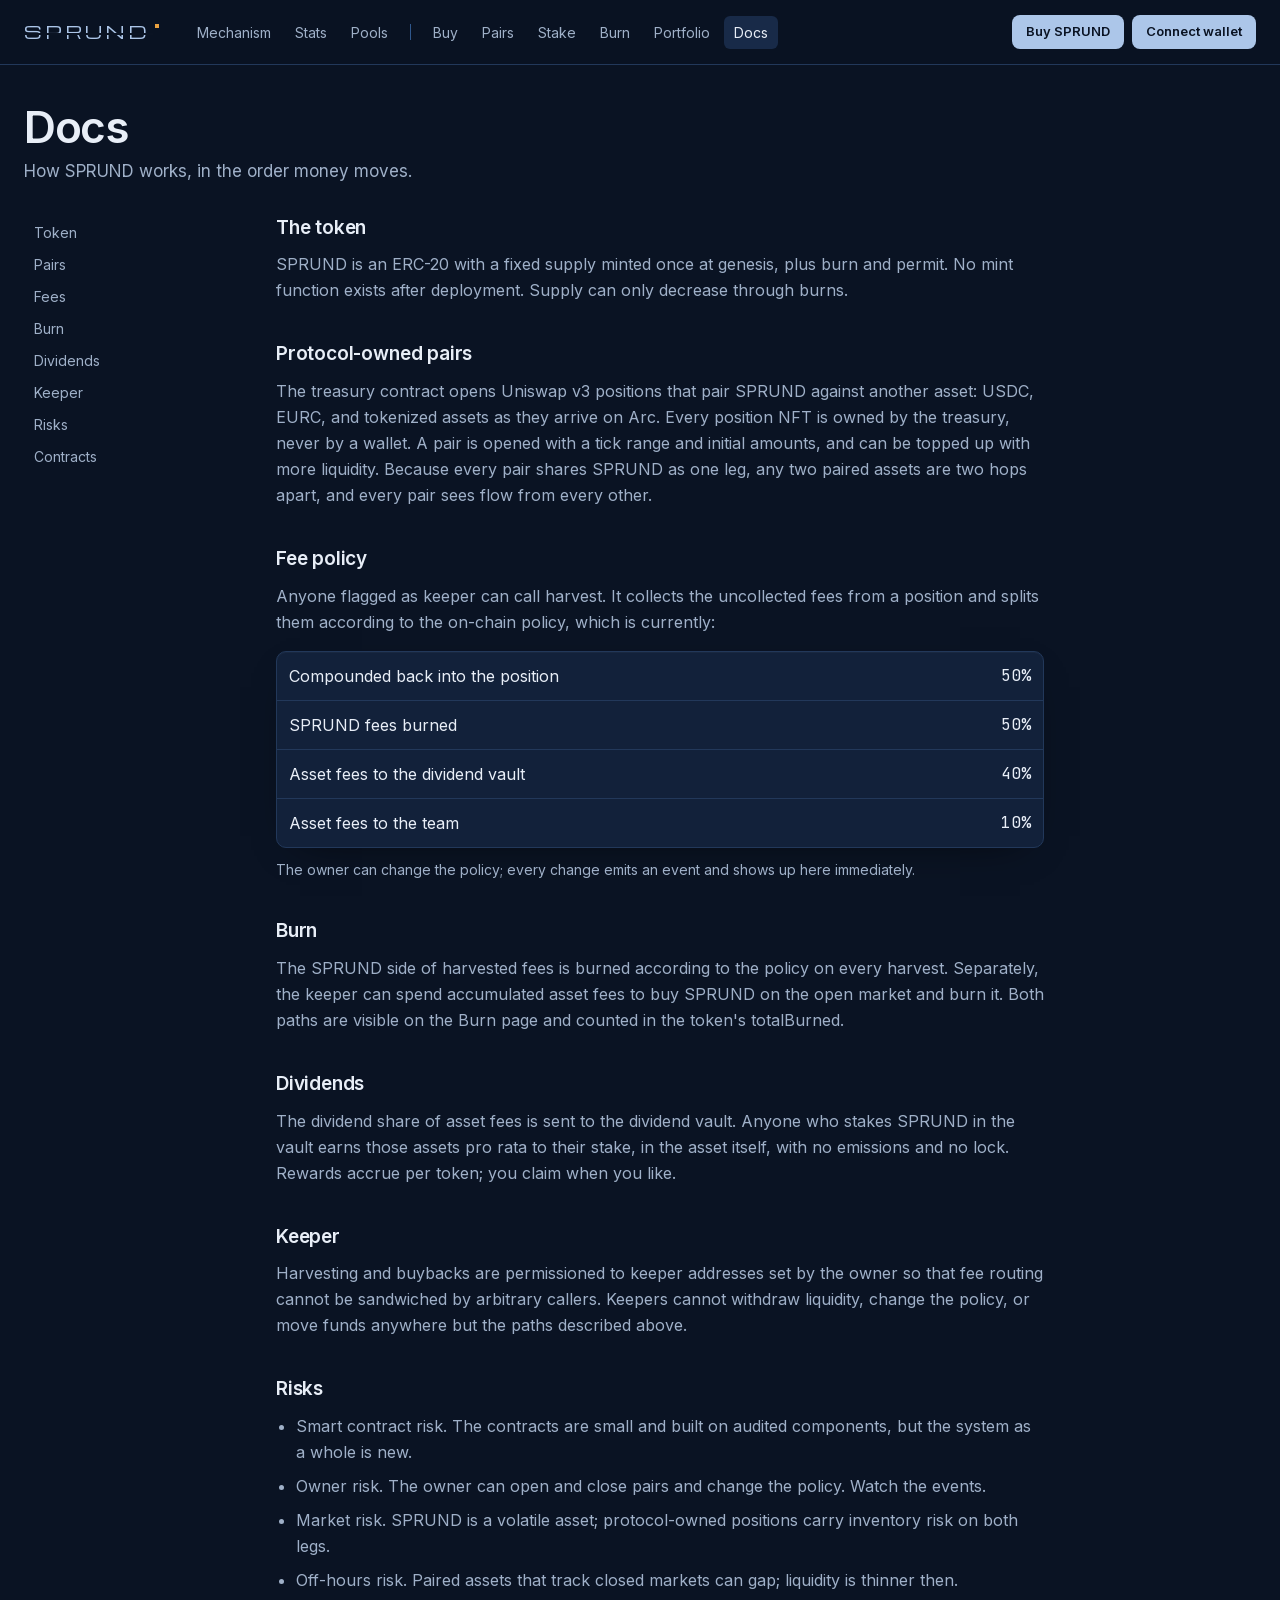
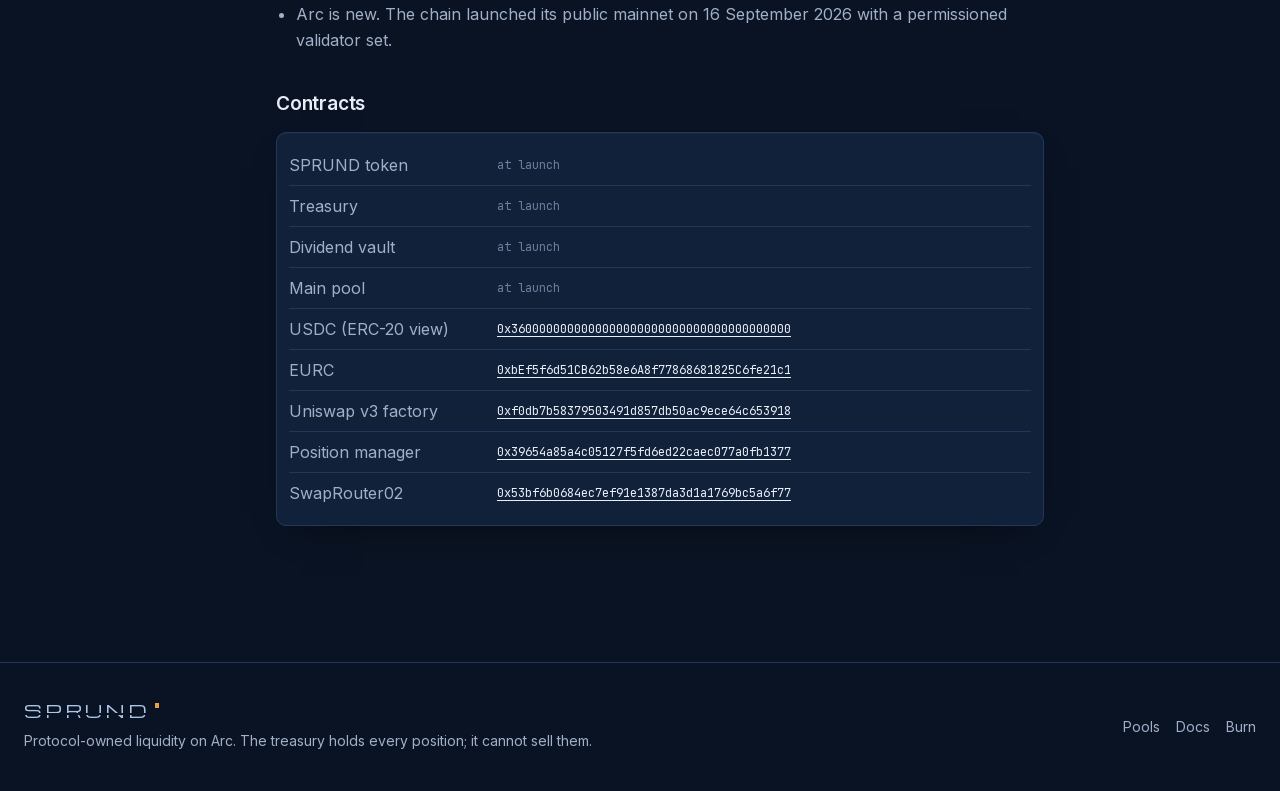
<file: docs.html>
<!DOCTYPE html><html lang="en" data-scroll-behavior="smooth" class="inter_80141784-module__vWfHRa__variable jetbrains_mono_13fc341d-module__lMjmPq__variable michroma_abf42cfd-module__bHLBOW__variable h-full antialiased"><head><meta charSet="utf-8"/><meta name="viewport" content="width=device-width, initial-scale=1"/><link rel="preload" href="/_next/static/media/70bc3e132a0a741e-s.p.3t6q91iet4nsy.woff2" as="font" crossorigin="" type="font/woff2"/><link rel="preload" href="/_next/static/media/83afe278b6a6bb3c-s.p.2bn3s6zvc0dyp.woff2" as="font" crossorigin="" type="font/woff2"/><link rel="preload" href="/_next/static/media/fe83cf2ab39e9c57-s.p.2qpii4b6jmzj9.woff2" as="font" crossorigin="" type="font/woff2"/><link rel="stylesheet" href="/_next/static/chunks/3rnwd28h1xts0.css" data-precedence="next"/><link rel="preload" as="script" fetchPriority="low" href="/_next/static/chunks/1u0miq-hta9pb.js"/><script src="/_next/static/chunks/1ev1avawwzc32.js" async=""></script><script src="/_next/static/chunks/3y1tyc95tquc0.js" async=""></script><script src="/_next/static/chunks/1i3aif4koqi-6.js" async=""></script><script src="/_next/static/chunks/turbopack-1xq43thxl7cf3.js" async=""></script><script src="/_next/static/chunks/1araqqjhtvmuz.js" async=""></script><script src="/_next/static/chunks/077jz23p1w632.js" async=""></script><script src="/_next/static/chunks/166b9b-ef5hh5.js" async=""></script><script src="/_next/static/chunks/238c8xyc6pduk.js" async=""></script><script src="/_next/static/chunks/3f7hhgw5ww-6-.js" async=""></script><script src="/_next/static/chunks/40g7prjkx48wy.js" async=""></script><script src="/_next/static/chunks/1hfou4-ia8iq1.js" async=""></script><script src="/_next/static/chunks/2-x1s6zpgqki_.js" async=""></script><title>SPRUND · Liquidity network on Arc</title><meta name="description" content="SPRUND is a fixed-supply token deployed as protocol-owned liquidity on Arc. Fees are harvested, compounded, burned and paid as dividends."/><meta property="og:title" content="SPRUND · Liquidity network on Arc"/><meta property="og:description" content="SPRUND is protocol-owned liquidity on Arc: fees harvested, compounded, burned and paid as dividends."/><meta property="og:site_name" content="SPRUND"/><meta property="og:image" content="https://sprund.org/og.png"/><meta property="og:image:width" content="1200"/><meta property="og:image:height" content="630"/><meta property="og:type" content="website"/><meta name="twitter:card" content="summary_large_image"/><meta name="twitter:title" content="SPRUND · Liquidity network on Arc"/><meta name="twitter:description" content="SPRUND is protocol-owned liquidity on Arc."/><meta name="twitter:image" content="https://sprund.org/og.png"/><link rel="icon" href="/icon.png"/><link rel="apple-touch-icon" href="/apple-icon.png"/><meta name="next-size-adjust" content=""/><script src="/_next/static/chunks/0cz1d0mv5g_q7.js" noModule=""></script></head><body class="min-h-full flex flex-col bg-bg text-fg"><div hidden=""><!--$--><!--/$--></div><style>
[data-reveal], [data-reveal-stagger] > * {
  opacity: 0; transform: translateY(22px);
  transition: opacity 700ms cubic-bezier(.16,1,.3,1), transform 700ms cubic-bezier(.16,1,.3,1);
  transition-delay: calc(var(--i, 0) * 70ms);
}
[data-reveal].is-in, [data-reveal-stagger].is-in > * { opacity: 1; transform: none; }
main, footer { position: relative; z-index: 1; }
main > *:not(.hero) { position: relative; z-index: 2; }

/* Hero backdrop: composited layers. */
.hero-bd { position: absolute; top: -64px; left: 0; right: 0; height: calc(100% + 64px + 46vh); overflow: hidden; pointer-events: none; z-index: 0; contain: strict; }
.hero-bd .bd-layer { position: absolute; inset: 0; will-change: transform; backface-visibility: hidden; }
.hero-bd .bd-layer svg { display: block; width: 100%; height: 100%; }
.hero-copy { will-change: transform, opacity; }
.bd-fade-left { position: absolute; inset: 0; background: linear-gradient(to right, var(--bg) 0%, color-mix(in srgb, var(--bg) 82%, transparent) 26%, color-mix(in srgb, var(--bg) 40%, transparent) 46%, transparent 68%); }
.bd-fade-bottom { position: absolute; inset: 0; background: linear-gradient(to bottom, transparent 0%, transparent 48%, color-mix(in srgb, var(--bg) 55%, transparent) 70%, var(--bg) 100%); }
@keyframes bd-spin { to { transform: rotate(360deg); } }
@keyframes bd-drift { 0%, 100% { transform: translateY(0); } 50% { transform: translateY(-10px); } }
.bd-idle.bd-spin { animation: bd-spin 160s linear infinite; }
.bd-idle.bd-spin-r { animation: bd-spin 120s linear infinite reverse; }
.bd-idle.bd-drift { animation: bd-drift 9s ease-in-out infinite; }
@media (prefers-reduced-motion: reduce) {
  [data-reveal], [data-reveal-stagger] > * { opacity: 1; transform: none; transition: none; }
  .bd-idle { animation: none !important; }
}
</style><header class="fixed top-0 inset-x-0 z-40 border-b border-line bg-[color-mix(in_srgb,var(--bg)_88%,transparent)] backdrop-blur"><div class="mx-auto max-w-7xl px-4 sm:px-6 h-16 flex items-center gap-3"><a class="flex items-center gap-2 font-semibold tracking-tight" aria-label="SPRUND" href="/"><span class="wordmark  " aria-label="SPRUND">SPRUND</span></a><nav class="hidden lg:flex items-center gap-1 ml-4"><a href="/#mechanism" class="nav-link">Mechanism</a><a href="/#stats" class="nav-link">Stats</a><a href="/#pools" class="nav-link">Pools</a><span class="mx-2 h-4 w-px bg-line-2"></span><a class="nav-link " href="/buy">Buy</a><a class="nav-link " href="/pairs">Pairs</a><a class="nav-link " href="/stake">Stake</a><a class="nav-link " href="/burn">Burn</a><a class="nav-link " href="/portfolio">Portfolio</a><a class="nav-link on" href="/docs">Docs</a></nav><div class="nav-cta ml-auto flex items-center gap-2"><a href="https://app.uniswap.org/swap?chain=arc&amp;inputCurrency=0x3600000000000000000000000000000000000000" target="_blank" rel="noreferrer" class="btn-primary hidden sm:inline-flex">Buy <!-- -->SPRUND</a><div class="relative"><button class="btn-primary">Connect wallet</button></div><button class="btn-ghost lg:hidden" aria-label="Menu" aria-expanded="false"><svg width="16" height="16" viewBox="0 0 16 16" aria-hidden="true"><path d="M2 4h12M2 8h12M2 12h12" stroke="currentColor" stroke-width="1.6" stroke-linecap="square"></path></svg></button></div></div></header><main class="flex-1 w-full pt-16"><div class="mx-auto max-w-7xl px-4 sm:px-6 py-10" data-reveal="true"><div class="flex flex-col sm:flex-row sm:items-end sm:justify-between gap-3 mb-8"><div><h1 class="h-section">Docs</h1><p class="lead mt-2 max-w-2xl">How SPRUND works, in the order money moves.</p></div></div><div class="grid lg:grid-cols-[220px_1fr] gap-8"><nav class="hidden lg:block sticky top-24 self-start text-sm"><a href="#token" class="block nav-link capitalize">token</a><a href="#pairs" class="block nav-link capitalize">pairs</a><a href="#fees" class="block nav-link capitalize">fees</a><a href="#burn" class="block nav-link capitalize">burn</a><a href="#dividends" class="block nav-link capitalize">dividends</a><a href="#keeper" class="block nav-link capitalize">keeper</a><a href="#risks" class="block nav-link capitalize">risks</a><a href="#contracts" class="block nav-link capitalize">contracts</a></nav><div class="flex flex-col gap-10 max-w-3xl"><section id="token"><h2 class="h-card">The token</h2><p class="text-muted mt-3 leading-relaxed">SPRUND<!-- --> is an ERC-20 with a fixed supply minted once at genesis, plus burn and permit. No mint function exists after deployment. Supply can only decrease through burns.</p></section><section id="pairs"><h2 class="h-card">Protocol-owned pairs</h2><p class="text-muted mt-3 leading-relaxed">The treasury contract opens Uniswap v3 positions that pair <!-- -->SPRUND<!-- --> against another asset: USDC, EURC, and tokenized assets as they arrive on Arc. Every position NFT is owned by the treasury, never by a wallet. A pair is opened with a tick range and initial amounts, and can be topped up with more liquidity. Because every pair shares <!-- -->SPRUND<!-- --> as one leg, any two paired assets are two hops apart, and every pair sees flow from every other.</p></section><section id="fees"><h2 class="h-card">Fee policy</h2><p class="text-muted mt-3 leading-relaxed">Anyone flagged as keeper can call harvest. It collects the uncollected fees from a position and splits them according to the on-chain policy, which is currently:</p><div class="card mt-4 divide-y divide-line"><div class="flex justify-between p-3"><span>Compounded back into the position</span><span class="num">50%</span></div><div class="flex justify-between p-3"><span>SPRUND<!-- --> fees burned</span><span class="num">50%</span></div><div class="flex justify-between p-3"><span>Asset fees to the dividend vault</span><span class="num">40%</span></div><div class="flex justify-between p-3"><span>Asset fees to the team</span><span class="num">10%</span></div></div><p class="text-muted mt-3 text-sm">The owner can change the policy; every change emits an event and shows up here immediately.</p></section><section id="burn"><h2 class="h-card">Burn</h2><p class="text-muted mt-3 leading-relaxed">The <!-- -->SPRUND<!-- --> side of harvested fees is burned according to the policy on every harvest. Separately, the keeper can spend accumulated asset fees to buy <!-- -->SPRUND<!-- --> on the open market and burn it. Both paths are visible on the Burn page and counted in the token&#x27;s totalBurned.</p></section><section id="dividends"><h2 class="h-card">Dividends</h2><p class="text-muted mt-3 leading-relaxed">The dividend share of asset fees is sent to the dividend vault. Anyone who stakes <!-- -->SPRUND<!-- --> in the vault earns those assets pro rata to their stake, in the asset itself, with no emissions and no lock. Rewards accrue per token; you claim when you like.</p></section><section id="keeper"><h2 class="h-card">Keeper</h2><p class="text-muted mt-3 leading-relaxed">Harvesting and buybacks are permissioned to keeper addresses set by the owner so that fee routing cannot be sandwiched by arbitrary callers. Keepers cannot withdraw liquidity, change the policy, or move funds anywhere but the paths described above.</p></section><section id="risks"><h2 class="h-card">Risks</h2><ul class="text-muted mt-3 leading-relaxed list-disc pl-5 flex flex-col gap-2"><li>Smart contract risk. The contracts are small and built on audited components, but the system as a whole is new.</li><li>Owner risk. The owner can open and close pairs and change the policy. Watch the events.</li><li>Market risk. <!-- -->SPRUND<!-- --> is a volatile asset; protocol-owned positions carry inventory risk on both legs.</li><li>Off-hours risk. Paired assets that track closed markets can gap; liquidity is thinner then.</li><li>Arc is new. The chain launched its public mainnet on 16 September 2026 with a permissioned validator set.</li></ul></section><section id="contracts"><h2 class="h-card">Contracts</h2><div class="card p-3 mt-4"><div class="flex flex-col sm:flex-row sm:items-center gap-1 sm:gap-4 py-2 border-b border-line last:border-0"><span class="text-muted w-48">SPRUND token</span><span class="mono text-xs text-muted-2">at launch</span></div><div class="flex flex-col sm:flex-row sm:items-center gap-1 sm:gap-4 py-2 border-b border-line last:border-0"><span class="text-muted w-48">Treasury</span><span class="mono text-xs text-muted-2">at launch</span></div><div class="flex flex-col sm:flex-row sm:items-center gap-1 sm:gap-4 py-2 border-b border-line last:border-0"><span class="text-muted w-48">Dividend vault</span><span class="mono text-xs text-muted-2">at launch</span></div><div class="flex flex-col sm:flex-row sm:items-center gap-1 sm:gap-4 py-2 border-b border-line last:border-0"><span class="text-muted w-48">Main pool</span><span class="mono text-xs text-muted-2">at launch</span></div><div class="flex flex-col sm:flex-row sm:items-center gap-1 sm:gap-4 py-2 border-b border-line last:border-0"><span class="text-muted w-48">USDC (ERC-20 view)</span><a class="mono text-xs underline break-all" href="https://explorer.arc.io/address/0x3600000000000000000000000000000000000000" target="_blank" rel="noreferrer">0x3600000000000000000000000000000000000000</a></div><div class="flex flex-col sm:flex-row sm:items-center gap-1 sm:gap-4 py-2 border-b border-line last:border-0"><span class="text-muted w-48">EURC</span><a class="mono text-xs underline break-all" href="https://explorer.arc.io/address/0xbEf5f6d51CB62b58e6A8f77868681825C6fe21c1" target="_blank" rel="noreferrer">0xbEf5f6d51CB62b58e6A8f77868681825C6fe21c1</a></div><div class="flex flex-col sm:flex-row sm:items-center gap-1 sm:gap-4 py-2 border-b border-line last:border-0"><span class="text-muted w-48">Uniswap v3 factory</span><a class="mono text-xs underline break-all" href="https://explorer.arc.io/address/0xf0db7b58379503491d857db50ac9ece64c653918" target="_blank" rel="noreferrer">0xf0db7b58379503491d857db50ac9ece64c653918</a></div><div class="flex flex-col sm:flex-row sm:items-center gap-1 sm:gap-4 py-2 border-b border-line last:border-0"><span class="text-muted w-48">Position manager</span><a class="mono text-xs underline break-all" href="https://explorer.arc.io/address/0x39654a85a4c05127f5fd6ed22caec077a0fb1377" target="_blank" rel="noreferrer">0x39654a85a4c05127f5fd6ed22caec077a0fb1377</a></div><div class="flex flex-col sm:flex-row sm:items-center gap-1 sm:gap-4 py-2 border-b border-line last:border-0"><span class="text-muted w-48">SwapRouter02</span><a class="mono text-xs underline break-all" href="https://explorer.arc.io/address/0x53bf6b0684ec7ef91e1387da3d1a1769bc5a6f77" target="_blank" rel="noreferrer">0x53bf6b0684ec7ef91e1387da3d1a1769bc5a6f77</a></div></div></section></div></div></div><!--$--><!--/$--></main><footer class="border-t border-line mt-24"><div class="mx-auto max-w-7xl px-4 sm:px-6 py-10 flex flex-col sm:flex-row gap-4 sm:items-center justify-between text-sm text-muted"><div><span class="wordmark  " aria-label="SPRUND">SPRUND</span><div class="mt-2">Protocol-owned liquidity on Arc. The treasury holds every position; it cannot sell them.</div></div><div class="flex gap-4"><a href="/#pools" class="hover:text-fg">Pools</a><a class="hover:text-fg" href="/docs">Docs</a><a class="hover:text-fg" href="/burn">Burn</a></div></div></footer><script src="/_next/static/chunks/1u0miq-hta9pb.js" id="_R_" async=""></script><script>(self.__next_f=self.__next_f||[]).push([0])</script><script>self.__next_f.push([1,"1:\"$Sreact.fragment\"\n3:I[62257,[\"/_next/static/chunks/1araqqjhtvmuz.js\",\"/_next/static/chunks/077jz23p1w632.js\",\"/_next/static/chunks/166b9b-ef5hh5.js\",\"/_next/static/chunks/238c8xyc6pduk.js\"],\"default\"]\n4:I[87152,[\"/_next/static/chunks/1araqqjhtvmuz.js\",\"/_next/static/chunks/077jz23p1w632.js\",\"/_next/static/chunks/166b9b-ef5hh5.js\",\"/_next/static/chunks/238c8xyc6pduk.js\"],\"default\"]\n5:I[83248,[\"/_next/static/chunks/1araqqjhtvmuz.js\",\"/_next/static/chunks/077jz23p1w632.js\",\"/_next/static/chunks/166b9b-ef5hh5.js\",\"/_next/static/chunks/238c8xyc6pduk.js\"],\"ClientPageRoot\"]\n6:I[37974,[\"/_next/static/chunks/1araqqjhtvmuz.js\",\"/_next/static/chunks/077jz23p1w632.js\",\"/_next/static/chunks/166b9b-ef5hh5.js\",\"/_next/static/chunks/238c8xyc6pduk.js\",\"/_next/static/chunks/3f7hhgw5ww-6-.js\",\"/_next/static/chunks/40g7prjkx48wy.js\",\"/_next/static/chunks/1hfou4-ia8iq1.js\",\"/_next/static/chunks/2-x1s6zpgqki_.js\"],\"default\"]\n9:I[26173,[\"/_next/static/chunks/1araqqjhtvmuz.js\",\"/_next/static/chunks/077jz23p1w632.js\",\"/_next/static/chunks/166b9b-ef5hh5.js\",\"/_next/static/chunks/238c8xyc6pduk.js\"],\"OutletBoundary\"]\na:\"$Sreact.suspense\"\nd:I[26173,[\"/_next/static/chunks/1araqqjhtvmuz.js\",\"/_next/static/chunks/077jz23p1w632.js\",\"/_next/static/chunks/166b9b-ef5hh5.js\",\"/_next/static/chunks/238c8xyc6pduk.js\"],\"ViewportBoundary\"]\nf:I[26173,[\"/_next/static/chunks/1araqqjhtvmuz.js\",\"/_next/static/chunks/077jz23p1w632.js\",\"/_next/static/chunks/166b9b-ef5hh5.js\",\"/_next/static/chunks/238c8xyc6pduk.js\"],\"MetadataBoundary\"]\n11:I[75512,[\"/_next/static/chunks/1araqqjhtvmuz.js\",\"/_next/static/chunks/077jz23p1w632.js\",\"/_next/static/chunks/166b9b-ef5hh5.js\",\"/_next/static/chunks/238c8xyc6pduk.js\"],\"default\",1]\n:HL[\"/_next/static/chunks/3rnwd28h1xts0.css\",\"style\"]\n:HL[\"/_next/static/media/70bc3e132a0a741e-s.p.3t6q91iet4nsy.woff2\",\"font\",{\"crossOrigin\":\"\",\"type\":\"font/woff2\"}]\n:HL[\"/_next/static/media/83afe278b6a6bb3c-s.p.2bn3s6zvc0dyp.woff2\",\"font\",{\"crossOrigin\":\"\",\"type\":\"font/woff2\"}]\n:HL[\"/_next/static/media/fe83cf2ab39e9c57-s.p.2qpii4b6jmzj9.woff2\",\"font\",{\"crossOrigin\":\"\",\"type\":\"font/woff2\"}]\nc:X\n0:{\"P\":null,\"c\":[\"\",\"docs\"],\"q\":\"\",\"i\":false,\"f\":[[[\"\",{\"children\":[\"docs\",{\"children\":[\"__PAGE__\",{},\"$undefined\",\"$undefined\",4608]},\"$undefined\",\"$undefined\",4608]},\"$undefined\",\"$undefined\",4624],[[\"$\",\"$1\",\"c\",{\"children\":[[[\"$\",\"link\",\"0\",{\"rel\":\"stylesheet\",\"href\":\"/_next/static/chunks/3rnwd28h1xts0.css\",\"precedence\":\"next\",\"crossOrigin\":\"$undefined\",\"nonce\":\"$undefined\"}],[\"$\",\"script\",\"script-0\",{\"src\":\"/_next/static/chunks/1araqqjhtvmuz.js\",\"async\":true,\"nonce\":\"$undefined\"}],[\"$\",\"script\",\"script-1\",{\"src\":\"/_next/static/chunks/077jz23p1w632.js\",\"async\":true,\"nonce\":\"$undefined\"}],[\"$\",\"script\",\"script-2\",{\"src\":\"/_next/static/chunks/166b9b-ef5hh5.js\",\"async\":true,\"nonce\":\"$undefined\"}],[\"$\",\"script\",\"script-3\",{\"src\":\"/_next/static/chunks/238c8xyc6pduk.js\",\"async\":true,\"nonce\":\"$undefined\"}]],\"$L2\"]}],{\"children\":[[\"$\",\"$1\",\"c\",{\"children\":[null,[\"$\",\"$L3\",null,{\"parallelRouterKey\":\"children\",\"error\":\"$undefined\",\"errorStyles\":\"$undefined\",\"errorScripts\":\"$undefined\",\"template\":[\"$\",\"$L4\",null,{}],\"templateStyles\":\"$undefined\",\"templateScripts\":\"$undefined\",\"notFound\":\"$undefined\",\"forbidden\":\"$undefined\",\"unauthorized\":\"$undefined\"}]]}],{\"children\":[[\"$\",\"$1\",\"c\",{\"children\":[[\"$\",\"$L5\",null,{\"Component\":\"$6\",\"serverProvidedParams\":{\"searchParams\":{},\"params\":{},\"promises\":[\"$@7\",\"$@8\"]}}],[[\"$\",\"script\",\"script-0\",{\"src\":\"/_next/static/chunks/3f7hhgw5ww-6-.js\",\"async\":true,\"nonce\":\"$undefined\"}],[\"$\",\"script\",\"script-1\",{\"src\":\"/_next/static/chunks/40g7prjkx48wy.js\",\"async\":true,\"nonce\":\"$undefined\"}],[\"$\",\"script\",\"script-2\",{\"src\":\"/_next/static/chunks/1hfou4-ia8iq1.js\",\"async\":true,\"nonce\":\"$undefined\"}],[\"$\",\"script\",\"script-3\",{\"src\":\"/_next/static/chunks/2-x1s6zpgqki_.js\",\"async\":true,\"nonce\":\"$undefined\"}]],[\"$\",\"$L9\",null,{\"children\":[\"$\",\"$a\",null,{\"name\":\"Next.MetadataOutlet\",\"children\":\"$@b\"}]}]]}],{},null,false,null]},null,false,\"$c\"]},null,false,null],[\"$\",\"$1\",\"h\",{\"children\":[null,[\"$\",\"$Ld\",null,{\"children\":\"$Le\"}],[\"$\",\"div\",null,{\"hidden\":true,\"children\":[\"$\",\"$Lf\",null,{\"children\":[\"$\",\"$a\",null,{\"name\":\"Next.Metadata\",\"children\":\"$L10\"}]}]}],[\"$\",\"meta\",null,{\"name\":\"next-size-adjust\",\"content\":\"\"}]]}],false]],\"m\":\"$undefined\",\"G\":[\"$11\",[[\"$\",\"link\",\"0\",{\"rel\":\"stylesheet\",\"href\":\"/_next/static/chunks/3rnwd28h1xts0.css\",\"precedence\":\"next\",\"crossOrigin\":\"$undefined\",\"nonce\":\"$undefined\"}]]],\"S\":true,\"h\":null,\"r\":\"$undefined\",\"s\":\"$undefined\",\"a\":\"$undefined\",\"l\":\"$undefined\",\"p\":\"$undefined\",\"d\":\"$undefined\",\"b\":\"wIR6y_FJIv8_ynJdPZvhc\"}\n12:I[44636,[\"/_next/static/chunks/1araqqjhtvmuz.js\",\"/_next/static/chunks/077jz23p1w632.js\",\"/_next/static/chunks/166b9b-ef5hh5.js\",\"/_next/static/chunks/238c8xyc6pduk.js\"],\"Providers\"]\n13:I[25935,[\"/_next/static/chunks/1araqqjhtvmuz.js\",\"/_next/static/chunks/077jz23p1w632.js\",\"/_next/static/chunks/166b9b-ef5hh5.js\",\"/_next/static/chunks/238c8xyc6pduk.js\"],\"ScrollFx\"]\n14:I[84834,[\"/_next/static/chunks/1araqqjhtvmuz.js\",\"/_next/static/chunks/077jz23p1w632.js\",\"/_next/static/chunks/166b9b-ef5hh5.js\",\"/_next/static/chunks/238c8xyc6pduk.js\"],\"Nav\"]\n15:I[10672,[\"/_next/static/chunks/1araqqjhtvmuz.js\",\"/_next/static/chunks/077jz23p1w632.js\",\"/_next/static/chunks/166b9b-ef5hh5.js\",\"/_next/static/chunks/238c8xyc6pduk.js\"],\"\"]\nc:C\n2:[\"$\",\"html\",null,{\"lang\":\"en\",\"data-scroll-behavior\":\"smooth\",\"className\":\"inter_80141784-module__vWfHRa__variable jetbrains_mono_13fc341d-module__lMjmPq__variable michroma_abf42cfd-module__bHLBOW__variable h-full antialiased\",\"children\":[\"$\",\"body\",null,{\"className\":\"min-h-full flex flex-col bg-bg text-fg\",\"children\":[\"$\",\"$L12\",null,{\"cookie\":null,\"children\":[[\"$\",\"$L13\",null,{}],[\"$\",\"$L14\",null,{}],[\"$\",\"main\",null,{\"className\":\"flex-1 w-full pt-16\",\"children\":[\"$\",\"$L3\",null,{\"parallelRouterKey\":\"children\",\"error\":\"$undefined\",\"errorStyles\":\"$undefined\",\"errorScripts\":\"$undefined\",\"template\":[\"$\",\"$L4\",null,{}],\"templateStyles\":\"$undefined\",\"templateScripts\":\"$undefined\",\"notFound\":[[\"$\",\"div\",null,{\"className\":\"mx-auto max-w-7xl px-4 sm:px-6 py-24 text-center\",\"children\":[[\"$\",\"p\",null,{\"className\":\"chain-tag justify-center\",\"children\":\"404\"}],[\"$\",\"h1\",null,{\"className\":\"h-section mt-4\",\"children\":\"This page does not exist.\"}],[\"$\",\"p\",null,{\"className\":\"lead mt-3\",\"children\":[\"Nothing at this address on \",\"SPRUND\",\".\"]}],[\"$\",\"div\",null,{\"className\":\"mt-8 flex justify-center gap-3\",\"children\":[[\"$\",\"$L15\",null,{\"href\":\"/\",\"className\":\"btn-primary\",\"children\":\"Home\"}],[\"$\",\"$L15\",null,{\"href\":\"/docs\",\"className\":\"btn-ghost\",\"children\":\"Docs\"}]]}]]}],[]],\"forbidden\":\"$undefined\",\"unauthorized\":\"$undefined\"}]}],[\"$\",\"footer\",null,{\"className\":\"border-t border-line mt-24\",\"children\":[\"$\",\"div\",null,{\"className\":\"mx-auto max-w-7xl px-4 sm:px-6 py-10 flex flex-col sm:flex-row gap-4 sm:items-center justify-between text-sm text-muted\",\"children\":[[\"$\",\"div\",null,{\"children\":[[\"$\",\"span\",null,{\"className\":\"wordmark  \",\"aria-label\":\"SPRUND\",\"children\":\"SPRUND\"}],[\"$\",\"div\",null,{\"className\":\"mt-2\",\"children\":\"Protocol-owned liquidity on Arc. The treasury holds every position; it cannot sell them.\"}]]}],[\"$\",\"div\",null,{\"className\":\"flex gap-4\",\"children\":[[\"$\",\"a\",null,{\"href\":\"/#pools\",\"className\":\"hover:text-fg\",\"children\":\"Pools\"}],[\"$\",\"$L15\",null,{\"href\":\"/docs\",\"className\":\"hover:text-fg\",\"children\":\"Docs\"}],[\"$\",\"$L15\",null,{\"href\":\"/burn\",\"className\":\"hover:text-fg\",\"children\":\"Burn\"}],\"\",\"\"]}]]}]}]]}]}]}]\n7:{}\n8:\"$0:f:0:1:1:children:1:children:0:props:children:0:props:serverProvidedParams:params\"\ne:[[\"$\",\"meta\",\"0\",{\"charSet\":\"utf-8\"}],[\"$\",\"meta\",\"1\",{\"name\":\"viewport\",\"content\":\"width=device-width, initial-scale=1\"}]]\n16:I[2368,[\"/_next/static/chunks/1araqqjhtvmuz.js\",\"/_next/static/chunks/077jz23p1w632.js\",\"/_next/static/chunks/166b9b-ef5hh5.js\",\"/_next/static/chunks/238c8xyc6pduk.js\"],\"IconMark\"]\nb:null\n10:[[\"$\",\"title\",\"0\",{\"children\":\"SPRUND · Liquidity network on Arc\"}],[\"$\",\"meta\",\"1\",{\"name\":\"description\",\"content\":\"SPRUND is a fixed-supply token deployed as protocol-owned liquidity on Arc. Fees are harvested, compounded, burned and paid as dividends.\"}],[\"$\",\"meta\",\"2\",{\"property\":\"og:title\",\"content\":\"SPRUND · Liquidity network on Arc\"}],[\"$\",\"meta\",\"3\",{\"property\":\"og:description\",\"content\":\"SPRUND is protocol-owned liquidity on Arc: fees harvested, compounded, burned and paid as dividends.\"}],[\"$\",\"meta\",\"4\",{\"property\":\"og:site_name\",\"content\":\"SPRUND\"}],[\"$\",\"meta\",\"5\",{\"property\":\"og:image\",\"content\":\"https://sprund.org/og.png\"}],[\"$\",\"meta\",\"6\",{\"property\":\"og:image:width\",\"content\":\"1200\"}],[\"$\",\"meta\",\"7\",{\"property\":\"og:image:height\",\"content\":\"630\"}],[\"$\",\"meta\",\"8\",{\"property\":\"og:type\",\"content\":\"website\"}],[\"$\",\"meta\",\"9\",{\"name\":\"twitter:card\",\"content\":\"summary_large_image\"}],[\"$\",\"meta\",\"10\",{\"name\":\"twitter:title\",\"content\":\"SPRUND · Liquidity network on Arc\"}],[\"$\",\"meta\",\"11\",{\"name\":\"twitter:description\",\"content\":\"SPRUND is protocol-owned liquidity on Arc.\"}],[\"$\",\"meta\",\"12\",{\"name\":\"twitter:image\",\"content\":\"https://sprund.org/og.png\"}],[\"$\",\"link\",\"13\",{\"rel\":\"icon\",\"href\":\"/icon.png\"}],[\"$\",\"link\",\"14\",{\"rel\":\"apple-touch-icon\",\"href\":\"/apple-icon.png\"}],[\"$\",\"$L16\",\"15\",{}]]\n"])</script></body></html>
</file>
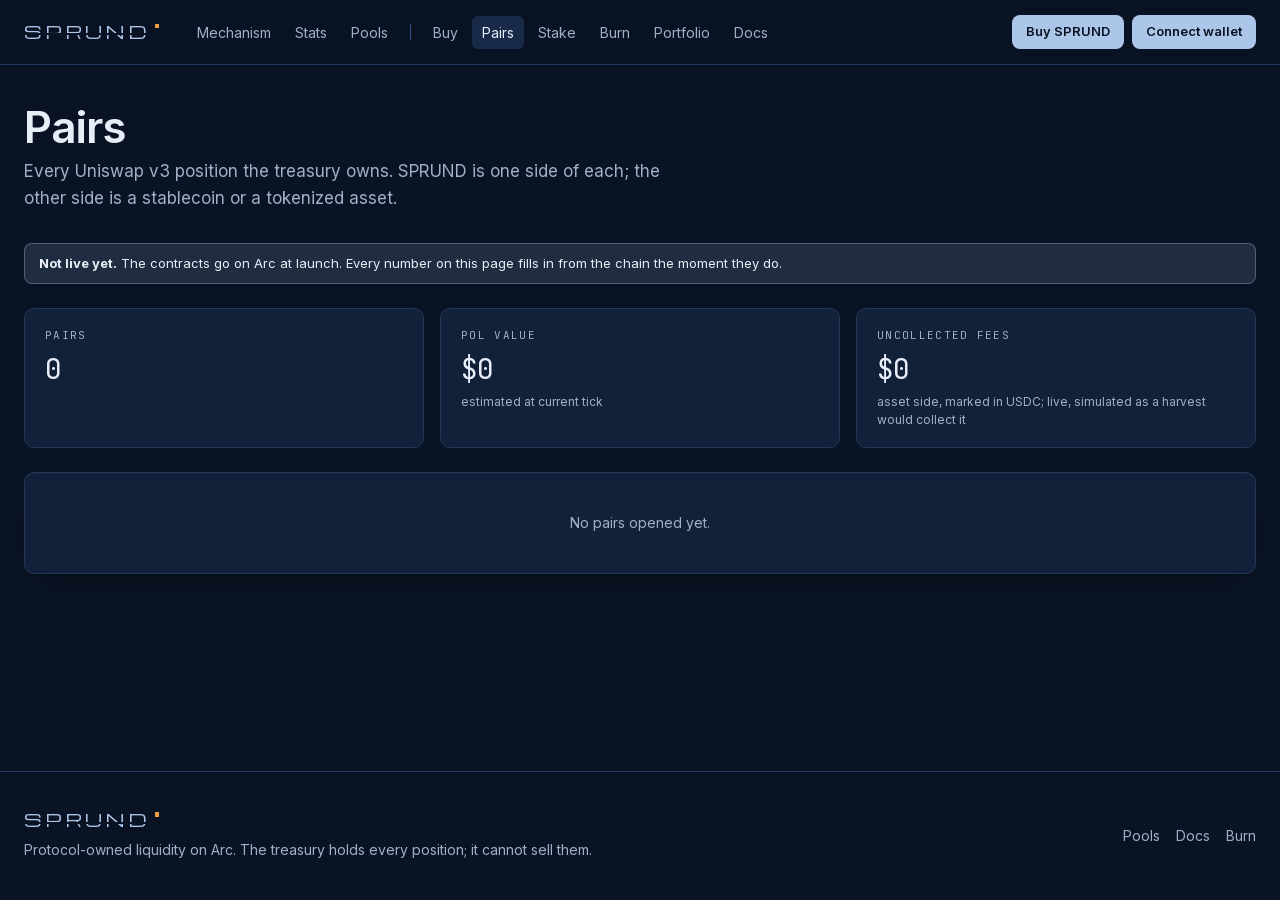
<file: pairs.html>
<!DOCTYPE html><html lang="en" data-scroll-behavior="smooth" class="inter_80141784-module__vWfHRa__variable jetbrains_mono_13fc341d-module__lMjmPq__variable michroma_abf42cfd-module__bHLBOW__variable h-full antialiased"><head><meta charSet="utf-8"/><meta name="viewport" content="width=device-width, initial-scale=1"/><link rel="preload" href="/_next/static/media/70bc3e132a0a741e-s.p.3t6q91iet4nsy.woff2" as="font" crossorigin="" type="font/woff2"/><link rel="preload" href="/_next/static/media/83afe278b6a6bb3c-s.p.2bn3s6zvc0dyp.woff2" as="font" crossorigin="" type="font/woff2"/><link rel="preload" href="/_next/static/media/fe83cf2ab39e9c57-s.p.2qpii4b6jmzj9.woff2" as="font" crossorigin="" type="font/woff2"/><link rel="stylesheet" href="/_next/static/chunks/3rnwd28h1xts0.css" data-precedence="next"/><link rel="preload" as="script" fetchPriority="low" href="/_next/static/chunks/1u0miq-hta9pb.js"/><script src="/_next/static/chunks/1ev1avawwzc32.js" async=""></script><script src="/_next/static/chunks/3y1tyc95tquc0.js" async=""></script><script src="/_next/static/chunks/1i3aif4koqi-6.js" async=""></script><script src="/_next/static/chunks/turbopack-1xq43thxl7cf3.js" async=""></script><script src="/_next/static/chunks/1araqqjhtvmuz.js" async=""></script><script src="/_next/static/chunks/077jz23p1w632.js" async=""></script><script src="/_next/static/chunks/166b9b-ef5hh5.js" async=""></script><script src="/_next/static/chunks/238c8xyc6pduk.js" async=""></script><script src="/_next/static/chunks/1aupckileq_v2.js" async=""></script><script src="/_next/static/chunks/40g7prjkx48wy.js" async=""></script><script src="/_next/static/chunks/1hfou4-ia8iq1.js" async=""></script><script src="/_next/static/chunks/2-x1s6zpgqki_.js" async=""></script><title>SPRUND · Liquidity network on Arc</title><meta name="description" content="SPRUND is a fixed-supply token deployed as protocol-owned liquidity on Arc. Fees are harvested, compounded, burned and paid as dividends."/><meta property="og:title" content="SPRUND · Liquidity network on Arc"/><meta property="og:description" content="SPRUND is protocol-owned liquidity on Arc: fees harvested, compounded, burned and paid as dividends."/><meta property="og:site_name" content="SPRUND"/><meta property="og:image" content="https://sprund.org/og.png"/><meta property="og:image:width" content="1200"/><meta property="og:image:height" content="630"/><meta property="og:type" content="website"/><meta name="twitter:card" content="summary_large_image"/><meta name="twitter:title" content="SPRUND · Liquidity network on Arc"/><meta name="twitter:description" content="SPRUND is protocol-owned liquidity on Arc."/><meta name="twitter:image" content="https://sprund.org/og.png"/><link rel="icon" href="/icon.png"/><link rel="apple-touch-icon" href="/apple-icon.png"/><meta name="next-size-adjust" content=""/><script src="/_next/static/chunks/0cz1d0mv5g_q7.js" noModule=""></script></head><body class="min-h-full flex flex-col bg-bg text-fg"><div hidden=""><!--$--><!--/$--></div><style>
[data-reveal], [data-reveal-stagger] > * {
  opacity: 0; transform: translateY(22px);
  transition: opacity 700ms cubic-bezier(.16,1,.3,1), transform 700ms cubic-bezier(.16,1,.3,1);
  transition-delay: calc(var(--i, 0) * 70ms);
}
[data-reveal].is-in, [data-reveal-stagger].is-in > * { opacity: 1; transform: none; }
main, footer { position: relative; z-index: 1; }
main > *:not(.hero) { position: relative; z-index: 2; }

/* Hero backdrop: composited layers. */
.hero-bd { position: absolute; top: -64px; left: 0; right: 0; height: calc(100% + 64px + 46vh); overflow: hidden; pointer-events: none; z-index: 0; contain: strict; }
.hero-bd .bd-layer { position: absolute; inset: 0; will-change: transform; backface-visibility: hidden; }
.hero-bd .bd-layer svg { display: block; width: 100%; height: 100%; }
.hero-copy { will-change: transform, opacity; }
.bd-fade-left { position: absolute; inset: 0; background: linear-gradient(to right, var(--bg) 0%, color-mix(in srgb, var(--bg) 82%, transparent) 26%, color-mix(in srgb, var(--bg) 40%, transparent) 46%, transparent 68%); }
.bd-fade-bottom { position: absolute; inset: 0; background: linear-gradient(to bottom, transparent 0%, transparent 48%, color-mix(in srgb, var(--bg) 55%, transparent) 70%, var(--bg) 100%); }
@keyframes bd-spin { to { transform: rotate(360deg); } }
@keyframes bd-drift { 0%, 100% { transform: translateY(0); } 50% { transform: translateY(-10px); } }
.bd-idle.bd-spin { animation: bd-spin 160s linear infinite; }
.bd-idle.bd-spin-r { animation: bd-spin 120s linear infinite reverse; }
.bd-idle.bd-drift { animation: bd-drift 9s ease-in-out infinite; }
@media (prefers-reduced-motion: reduce) {
  [data-reveal], [data-reveal-stagger] > * { opacity: 1; transform: none; transition: none; }
  .bd-idle { animation: none !important; }
}
</style><header class="fixed top-0 inset-x-0 z-40 border-b border-line bg-[color-mix(in_srgb,var(--bg)_88%,transparent)] backdrop-blur"><div class="mx-auto max-w-7xl px-4 sm:px-6 h-16 flex items-center gap-3"><a class="flex items-center gap-2 font-semibold tracking-tight" aria-label="SPRUND" href="/"><span class="wordmark  " aria-label="SPRUND">SPRUND</span></a><nav class="hidden lg:flex items-center gap-1 ml-4"><a href="/#mechanism" class="nav-link">Mechanism</a><a href="/#stats" class="nav-link">Stats</a><a href="/#pools" class="nav-link">Pools</a><span class="mx-2 h-4 w-px bg-line-2"></span><a class="nav-link " href="/buy">Buy</a><a class="nav-link on" href="/pairs">Pairs</a><a class="nav-link " href="/stake">Stake</a><a class="nav-link " href="/burn">Burn</a><a class="nav-link " href="/portfolio">Portfolio</a><a class="nav-link " href="/docs">Docs</a></nav><div class="nav-cta ml-auto flex items-center gap-2"><a href="https://app.uniswap.org/swap?chain=arc&amp;inputCurrency=0x3600000000000000000000000000000000000000" target="_blank" rel="noreferrer" class="btn-primary hidden sm:inline-flex">Buy <!-- -->SPRUND</a><div class="relative"><button class="btn-primary">Connect wallet</button></div><button class="btn-ghost lg:hidden" aria-label="Menu" aria-expanded="false"><svg width="16" height="16" viewBox="0 0 16 16" aria-hidden="true"><path d="M2 4h12M2 8h12M2 12h12" stroke="currentColor" stroke-width="1.6" stroke-linecap="square"></path></svg></button></div></div></header><main class="flex-1 w-full pt-16"><div class="mx-auto max-w-7xl px-4 sm:px-6 py-10" data-reveal="true"><div class="flex flex-col sm:flex-row sm:items-end sm:justify-between gap-3 mb-8"><div><h1 class="h-section">Pairs</h1><p class="lead mt-2 max-w-2xl">Every Uniswap v3 position the treasury owns. SPRUND is one side of each; the other side is a stablecoin or a tokenized asset.</p></div></div><div class="notice mb-6"><strong>Not live yet.</strong> The contracts go on Arc at launch. Every number on this page fills in from the chain the moment they do.</div><div class="grid sm:grid-cols-3 gap-4 mb-6 mt-3"><div class="tile"><div class="label">Pairs</div><div class="value">0</div></div><div class="tile"><div class="label">POL value</div><div class="value">$0</div><div class="sub">estimated at current tick</div></div><div class="tile"><div class="label">Uncollected fees</div><div class="value">$0</div><div class="sub">asset side, marked in USDC; live, simulated as a harvest would collect it</div></div></div><div class="card p-10 text-center text-muted text-sm">No pairs opened yet.</div></div><!--$--><!--/$--></main><footer class="border-t border-line mt-24"><div class="mx-auto max-w-7xl px-4 sm:px-6 py-10 flex flex-col sm:flex-row gap-4 sm:items-center justify-between text-sm text-muted"><div><span class="wordmark  " aria-label="SPRUND">SPRUND</span><div class="mt-2">Protocol-owned liquidity on Arc. The treasury holds every position; it cannot sell them.</div></div><div class="flex gap-4"><a href="/#pools" class="hover:text-fg">Pools</a><a class="hover:text-fg" href="/docs">Docs</a><a class="hover:text-fg" href="/burn">Burn</a></div></div></footer><script src="/_next/static/chunks/1u0miq-hta9pb.js" id="_R_" async=""></script><script>(self.__next_f=self.__next_f||[]).push([0])</script><script>self.__next_f.push([1,"1:\"$Sreact.fragment\"\n3:I[62257,[\"/_next/static/chunks/1araqqjhtvmuz.js\",\"/_next/static/chunks/077jz23p1w632.js\",\"/_next/static/chunks/166b9b-ef5hh5.js\",\"/_next/static/chunks/238c8xyc6pduk.js\"],\"default\"]\n4:I[87152,[\"/_next/static/chunks/1araqqjhtvmuz.js\",\"/_next/static/chunks/077jz23p1w632.js\",\"/_next/static/chunks/166b9b-ef5hh5.js\",\"/_next/static/chunks/238c8xyc6pduk.js\"],\"default\"]\n5:I[83248,[\"/_next/static/chunks/1araqqjhtvmuz.js\",\"/_next/static/chunks/077jz23p1w632.js\",\"/_next/static/chunks/166b9b-ef5hh5.js\",\"/_next/static/chunks/238c8xyc6pduk.js\"],\"ClientPageRoot\"]\n6:I[23080,[\"/_next/static/chunks/1araqqjhtvmuz.js\",\"/_next/static/chunks/077jz23p1w632.js\",\"/_next/static/chunks/166b9b-ef5hh5.js\",\"/_next/static/chunks/238c8xyc6pduk.js\",\"/_next/static/chunks/1aupckileq_v2.js\",\"/_next/static/chunks/40g7prjkx48wy.js\",\"/_next/static/chunks/1hfou4-ia8iq1.js\",\"/_next/static/chunks/2-x1s6zpgqki_.js\"],\"default\"]\n9:I[26173,[\"/_next/static/chunks/1araqqjhtvmuz.js\",\"/_next/static/chunks/077jz23p1w632.js\",\"/_next/static/chunks/166b9b-ef5hh5.js\",\"/_next/static/chunks/238c8xyc6pduk.js\"],\"OutletBoundary\"]\na:\"$Sreact.suspense\"\nd:I[26173,[\"/_next/static/chunks/1araqqjhtvmuz.js\",\"/_next/static/chunks/077jz23p1w632.js\",\"/_next/static/chunks/166b9b-ef5hh5.js\",\"/_next/static/chunks/238c8xyc6pduk.js\"],\"ViewportBoundary\"]\nf:I[26173,[\"/_next/static/chunks/1araqqjhtvmuz.js\",\"/_next/static/chunks/077jz23p1w632.js\",\"/_next/static/chunks/166b9b-ef5hh5.js\",\"/_next/static/chunks/238c8xyc6pduk.js\"],\"MetadataBoundary\"]\n11:I[75512,[\"/_next/static/chunks/1araqqjhtvmuz.js\",\"/_next/static/chunks/077jz23p1w632.js\",\"/_next/static/chunks/166b9b-ef5hh5.js\",\"/_next/static/chunks/238c8xyc6pduk.js\"],\"default\",1]\n:HL[\"/_next/static/chunks/3rnwd28h1xts0.css\",\"style\"]\n:HL[\"/_next/static/media/70bc3e132a0a741e-s.p.3t6q91iet4nsy.woff2\",\"font\",{\"crossOrigin\":\"\",\"type\":\"font/woff2\"}]\n:HL[\"/_next/static/media/83afe278b6a6bb3c-s.p.2bn3s6zvc0dyp.woff2\",\"font\",{\"crossOrigin\":\"\",\"type\":\"font/woff2\"}]\n:HL[\"/_next/static/media/fe83cf2ab39e9c57-s.p.2qpii4b6jmzj9.woff2\",\"font\",{\"crossOrigin\":\"\",\"type\":\"font/woff2\"}]\nc:X\n0:{\"P\":null,\"c\":[\"\",\"pairs\"],\"q\":\"\",\"i\":false,\"f\":[[[\"\",{\"children\":[\"pairs\",{\"children\":[\"__PAGE__\",{},\"$undefined\",\"$undefined\",4608]},\"$undefined\",\"$undefined\",4608]},\"$undefined\",\"$undefined\",4624],[[\"$\",\"$1\",\"c\",{\"children\":[[[\"$\",\"link\",\"0\",{\"rel\":\"stylesheet\",\"href\":\"/_next/static/chunks/3rnwd28h1xts0.css\",\"precedence\":\"next\",\"crossOrigin\":\"$undefined\",\"nonce\":\"$undefined\"}],[\"$\",\"script\",\"script-0\",{\"src\":\"/_next/static/chunks/1araqqjhtvmuz.js\",\"async\":true,\"nonce\":\"$undefined\"}],[\"$\",\"script\",\"script-1\",{\"src\":\"/_next/static/chunks/077jz23p1w632.js\",\"async\":true,\"nonce\":\"$undefined\"}],[\"$\",\"script\",\"script-2\",{\"src\":\"/_next/static/chunks/166b9b-ef5hh5.js\",\"async\":true,\"nonce\":\"$undefined\"}],[\"$\",\"script\",\"script-3\",{\"src\":\"/_next/static/chunks/238c8xyc6pduk.js\",\"async\":true,\"nonce\":\"$undefined\"}]],\"$L2\"]}],{\"children\":[[\"$\",\"$1\",\"c\",{\"children\":[null,[\"$\",\"$L3\",null,{\"parallelRouterKey\":\"children\",\"error\":\"$undefined\",\"errorStyles\":\"$undefined\",\"errorScripts\":\"$undefined\",\"template\":[\"$\",\"$L4\",null,{}],\"templateStyles\":\"$undefined\",\"templateScripts\":\"$undefined\",\"notFound\":\"$undefined\",\"forbidden\":\"$undefined\",\"unauthorized\":\"$undefined\"}]]}],{\"children\":[[\"$\",\"$1\",\"c\",{\"children\":[[\"$\",\"$L5\",null,{\"Component\":\"$6\",\"serverProvidedParams\":{\"searchParams\":{},\"params\":{},\"promises\":[\"$@7\",\"$@8\"]}}],[[\"$\",\"script\",\"script-0\",{\"src\":\"/_next/static/chunks/1aupckileq_v2.js\",\"async\":true,\"nonce\":\"$undefined\"}],[\"$\",\"script\",\"script-1\",{\"src\":\"/_next/static/chunks/40g7prjkx48wy.js\",\"async\":true,\"nonce\":\"$undefined\"}],[\"$\",\"script\",\"script-2\",{\"src\":\"/_next/static/chunks/1hfou4-ia8iq1.js\",\"async\":true,\"nonce\":\"$undefined\"}],[\"$\",\"script\",\"script-3\",{\"src\":\"/_next/static/chunks/2-x1s6zpgqki_.js\",\"async\":true,\"nonce\":\"$undefined\"}]],[\"$\",\"$L9\",null,{\"children\":[\"$\",\"$a\",null,{\"name\":\"Next.MetadataOutlet\",\"children\":\"$@b\"}]}]]}],{},null,false,null]},null,false,\"$c\"]},null,false,null],[\"$\",\"$1\",\"h\",{\"children\":[null,[\"$\",\"$Ld\",null,{\"children\":\"$Le\"}],[\"$\",\"div\",null,{\"hidden\":true,\"children\":[\"$\",\"$Lf\",null,{\"children\":[\"$\",\"$a\",null,{\"name\":\"Next.Metadata\",\"children\":\"$L10\"}]}]}],[\"$\",\"meta\",null,{\"name\":\"next-size-adjust\",\"content\":\"\"}]]}],false]],\"m\":\"$undefined\",\"G\":[\"$11\",[[\"$\",\"link\",\"0\",{\"rel\":\"stylesheet\",\"href\":\"/_next/static/chunks/3rnwd28h1xts0.css\",\"precedence\":\"next\",\"crossOrigin\":\"$undefined\",\"nonce\":\"$undefined\"}]]],\"S\":true,\"h\":null,\"r\":\"$undefined\",\"s\":\"$undefined\",\"a\":\"$undefined\",\"l\":\"$undefined\",\"p\":\"$undefined\",\"d\":\"$undefined\",\"b\":\"wIR6y_FJIv8_ynJdPZvhc\"}\n12:I[44636,[\"/_next/static/chunks/1araqqjhtvmuz.js\",\"/_next/static/chunks/077jz23p1w632.js\",\"/_next/static/chunks/166b9b-ef5hh5.js\",\"/_next/static/chunks/238c8xyc6pduk.js\"],\"Providers\"]\n13:I[25935,[\"/_next/static/chunks/1araqqjhtvmuz.js\",\"/_next/static/chunks/077jz23p1w632.js\",\"/_next/static/chunks/166b9b-ef5hh5.js\",\"/_next/static/chunks/238c8xyc6pduk.js\"],\"ScrollFx\"]\n14:I[84834,[\"/_next/static/chunks/1araqqjhtvmuz.js\",\"/_next/static/chunks/077jz23p1w632.js\",\"/_next/static/chunks/166b9b-ef5hh5.js\",\"/_next/static/chunks/238c8xyc6pduk.js\"],\"Nav\"]\n15:I[10672,[\"/_next/static/chunks/1araqqjhtvmuz.js\",\"/_next/static/chunks/077jz23p1w632.js\",\"/_next/static/chunks/166b9b-ef5hh5.js\",\"/_next/static/chunks/238c8xyc6pduk.js\"],\"\"]\nc:C\n2:[\"$\",\"html\",null,{\"lang\":\"en\",\"data-scroll-behavior\":\"smooth\",\"className\":\"inter_80141784-module__vWfHRa__variable jetbrains_mono_13fc341d-module__lMjmPq__variable michroma_abf42cfd-module__bHLBOW__variable h-full antialiased\",\"children\":[\"$\",\"body\",null,{\"className\":\"min-h-full flex flex-col bg-bg text-fg\",\"children\":[\"$\",\"$L12\",null,{\"cookie\":null,\"children\":[[\"$\",\"$L13\",null,{}],[\"$\",\"$L14\",null,{}],[\"$\",\"main\",null,{\"className\":\"flex-1 w-full pt-16\",\"children\":[\"$\",\"$L3\",null,{\"parallelRouterKey\":\"children\",\"error\":\"$undefined\",\"errorStyles\":\"$undefined\",\"errorScripts\":\"$undefined\",\"template\":[\"$\",\"$L4\",null,{}],\"templateStyles\":\"$undefined\",\"templateScripts\":\"$undefined\",\"notFound\":[[\"$\",\"div\",null,{\"className\":\"mx-auto max-w-7xl px-4 sm:px-6 py-24 text-center\",\"children\":[[\"$\",\"p\",null,{\"className\":\"chain-tag justify-center\",\"children\":\"404\"}],[\"$\",\"h1\",null,{\"className\":\"h-section mt-4\",\"children\":\"This page does not exist.\"}],[\"$\",\"p\",null,{\"className\":\"lead mt-3\",\"children\":[\"Nothing at this address on \",\"SPRUND\",\".\"]}],[\"$\",\"div\",null,{\"className\":\"mt-8 flex justify-center gap-3\",\"children\":[[\"$\",\"$L15\",null,{\"href\":\"/\",\"className\":\"btn-primary\",\"children\":\"Home\"}],[\"$\",\"$L15\",null,{\"href\":\"/docs\",\"className\":\"btn-ghost\",\"children\":\"Docs\"}]]}]]}],[]],\"forbidden\":\"$undefined\",\"unauthorized\":\"$undefined\"}]}],[\"$\",\"footer\",null,{\"className\":\"border-t border-line mt-24\",\"children\":[\"$\",\"div\",null,{\"className\":\"mx-auto max-w-7xl px-4 sm:px-6 py-10 flex flex-col sm:flex-row gap-4 sm:items-center justify-between text-sm text-muted\",\"children\":[[\"$\",\"div\",null,{\"children\":[[\"$\",\"span\",null,{\"className\":\"wordmark  \",\"aria-label\":\"SPRUND\",\"children\":\"SPRUND\"}],[\"$\",\"div\",null,{\"className\":\"mt-2\",\"children\":\"Protocol-owned liquidity on Arc. The treasury holds every position; it cannot sell them.\"}]]}],[\"$\",\"div\",null,{\"className\":\"flex gap-4\",\"children\":[[\"$\",\"a\",null,{\"href\":\"/#pools\",\"className\":\"hover:text-fg\",\"children\":\"Pools\"}],[\"$\",\"$L15\",null,{\"href\":\"/docs\",\"className\":\"hover:text-fg\",\"children\":\"Docs\"}],[\"$\",\"$L15\",null,{\"href\":\"/burn\",\"className\":\"hover:text-fg\",\"children\":\"Burn\"}],\"\",\"\"]}]]}]}]]}]}]}]\n7:{}\n8:\"$0:f:0:1:1:children:1:children:0:props:children:0:props:serverProvidedParams:params\"\ne:[[\"$\",\"meta\",\"0\",{\"charSet\":\"utf-8\"}],[\"$\",\"meta\",\"1\",{\"name\":\"viewport\",\"content\":\"width=device-width, initial-scale=1\"}]]\n16:I[2368,[\"/_next/static/chunks/1araqqjhtvmuz.js\",\"/_next/static/chunks/077jz23p1w632.js\",\"/_next/static/chunks/166b9b-ef5hh5.js\",\"/_next/static/chunks/238c8xyc6pduk.js\"],\"IconMark\"]\nb:null\n10:[[\"$\",\"title\",\"0\",{\"children\":\"SPRUND · Liquidity network on Arc\"}],[\"$\",\"meta\",\"1\",{\"name\":\"description\",\"content\":\"SPRUND is a fixed-supply token deployed as protocol-owned liquidity on Arc. Fees are harvested, compounded, burned and paid as dividends.\"}],[\"$\",\"meta\",\"2\",{\"property\":\"og:title\",\"content\":\"SPRUND · Liquidity network on Arc\"}],[\"$\",\"meta\",\"3\",{\"property\":\"og:description\",\"content\":\"SPRUND is protocol-owned liquidity on Arc: fees harvested, compounded, burned and paid as dividends.\"}],[\"$\",\"meta\",\"4\",{\"property\":\"og:site_name\",\"content\":\"SPRUND\"}],[\"$\",\"meta\",\"5\",{\"property\":\"og:image\",\"content\":\"https://sprund.org/og.png\"}],[\"$\",\"meta\",\"6\",{\"property\":\"og:image:width\",\"content\":\"1200\"}],[\"$\",\"meta\",\"7\",{\"property\":\"og:image:height\",\"content\":\"630\"}],[\"$\",\"meta\",\"8\",{\"property\":\"og:type\",\"content\":\"website\"}],[\"$\",\"meta\",\"9\",{\"name\":\"twitter:card\",\"content\":\"summary_large_image\"}],[\"$\",\"meta\",\"10\",{\"name\":\"twitter:title\",\"content\":\"SPRUND · Liquidity network on Arc\"}],[\"$\",\"meta\",\"11\",{\"name\":\"twitter:description\",\"content\":\"SPRUND is protocol-owned liquidity on Arc.\"}],[\"$\",\"meta\",\"12\",{\"name\":\"twitter:image\",\"content\":\"https://sprund.org/og.png\"}],[\"$\",\"link\",\"13\",{\"rel\":\"icon\",\"href\":\"/icon.png\"}],[\"$\",\"link\",\"14\",{\"rel\":\"apple-touch-icon\",\"href\":\"/apple-icon.png\"}],[\"$\",\"$L16\",\"15\",{}]]\n"])</script></body></html>
</file>
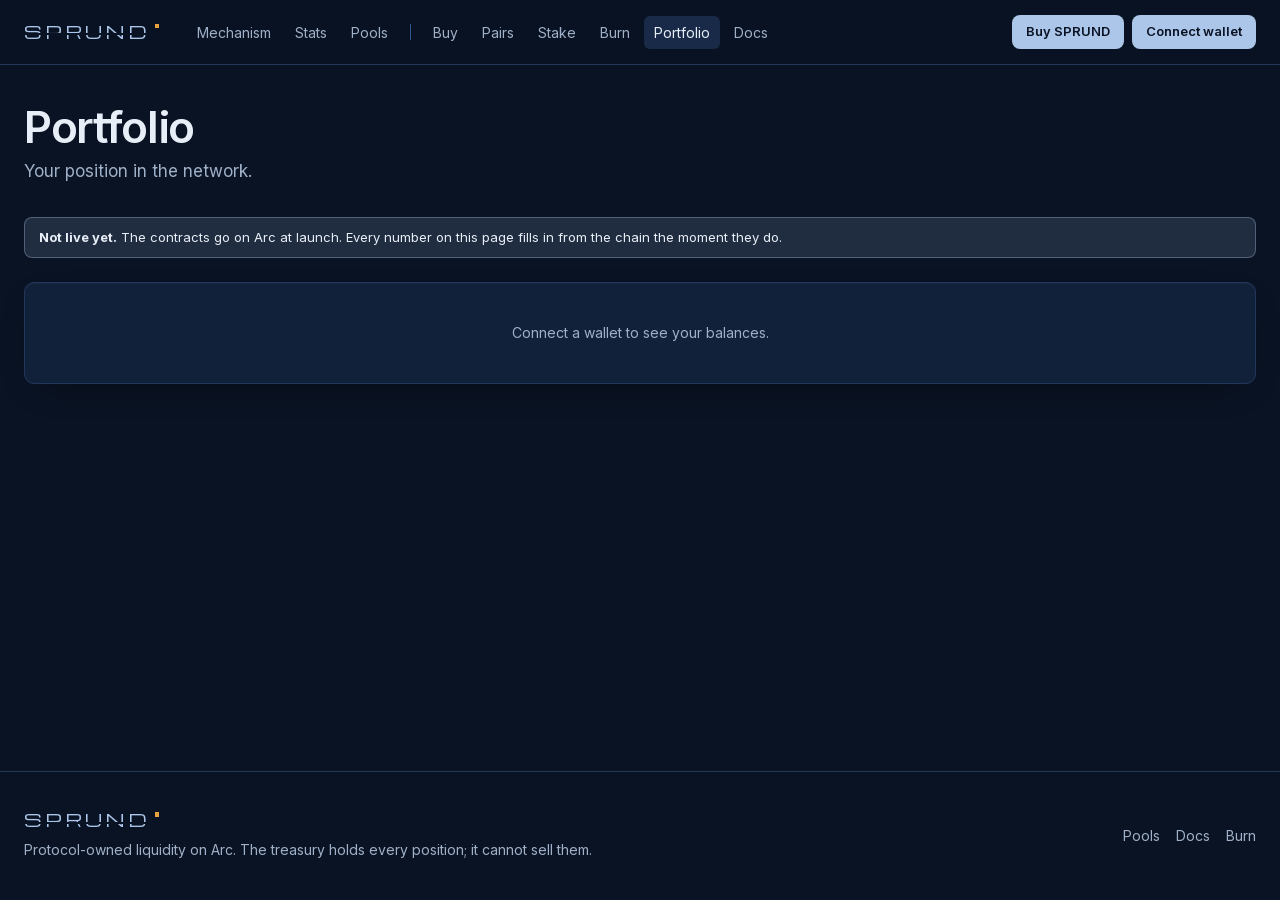
<file: portfolio.html>
<!DOCTYPE html><html lang="en" data-scroll-behavior="smooth" class="inter_80141784-module__vWfHRa__variable jetbrains_mono_13fc341d-module__lMjmPq__variable michroma_abf42cfd-module__bHLBOW__variable h-full antialiased"><head><meta charSet="utf-8"/><meta name="viewport" content="width=device-width, initial-scale=1"/><link rel="preload" href="/_next/static/media/70bc3e132a0a741e-s.p.3t6q91iet4nsy.woff2" as="font" crossorigin="" type="font/woff2"/><link rel="preload" href="/_next/static/media/83afe278b6a6bb3c-s.p.2bn3s6zvc0dyp.woff2" as="font" crossorigin="" type="font/woff2"/><link rel="preload" href="/_next/static/media/fe83cf2ab39e9c57-s.p.2qpii4b6jmzj9.woff2" as="font" crossorigin="" type="font/woff2"/><link rel="stylesheet" href="/_next/static/chunks/3rnwd28h1xts0.css" data-precedence="next"/><link rel="preload" as="script" fetchPriority="low" href="/_next/static/chunks/1u0miq-hta9pb.js"/><script src="/_next/static/chunks/1ev1avawwzc32.js" async=""></script><script src="/_next/static/chunks/3y1tyc95tquc0.js" async=""></script><script src="/_next/static/chunks/1i3aif4koqi-6.js" async=""></script><script src="/_next/static/chunks/turbopack-1xq43thxl7cf3.js" async=""></script><script src="/_next/static/chunks/1araqqjhtvmuz.js" async=""></script><script src="/_next/static/chunks/077jz23p1w632.js" async=""></script><script src="/_next/static/chunks/166b9b-ef5hh5.js" async=""></script><script src="/_next/static/chunks/238c8xyc6pduk.js" async=""></script><script src="/_next/static/chunks/047pzd8977wn_.js" async=""></script><script src="/_next/static/chunks/40g7prjkx48wy.js" async=""></script><script src="/_next/static/chunks/1hfou4-ia8iq1.js" async=""></script><script src="/_next/static/chunks/2-x1s6zpgqki_.js" async=""></script><title>SPRUND · Liquidity network on Arc</title><meta name="description" content="SPRUND is a fixed-supply token deployed as protocol-owned liquidity on Arc. Fees are harvested, compounded, burned and paid as dividends."/><meta property="og:title" content="SPRUND · Liquidity network on Arc"/><meta property="og:description" content="SPRUND is protocol-owned liquidity on Arc: fees harvested, compounded, burned and paid as dividends."/><meta property="og:site_name" content="SPRUND"/><meta property="og:image" content="https://sprund.org/og.png"/><meta property="og:image:width" content="1200"/><meta property="og:image:height" content="630"/><meta property="og:type" content="website"/><meta name="twitter:card" content="summary_large_image"/><meta name="twitter:title" content="SPRUND · Liquidity network on Arc"/><meta name="twitter:description" content="SPRUND is protocol-owned liquidity on Arc."/><meta name="twitter:image" content="https://sprund.org/og.png"/><link rel="icon" href="/icon.png"/><link rel="apple-touch-icon" href="/apple-icon.png"/><meta name="next-size-adjust" content=""/><script src="/_next/static/chunks/0cz1d0mv5g_q7.js" noModule=""></script></head><body class="min-h-full flex flex-col bg-bg text-fg"><div hidden=""><!--$--><!--/$--></div><style>
[data-reveal], [data-reveal-stagger] > * {
  opacity: 0; transform: translateY(22px);
  transition: opacity 700ms cubic-bezier(.16,1,.3,1), transform 700ms cubic-bezier(.16,1,.3,1);
  transition-delay: calc(var(--i, 0) * 70ms);
}
[data-reveal].is-in, [data-reveal-stagger].is-in > * { opacity: 1; transform: none; }
main, footer { position: relative; z-index: 1; }
main > *:not(.hero) { position: relative; z-index: 2; }

/* Hero backdrop: composited layers. */
.hero-bd { position: absolute; top: -64px; left: 0; right: 0; height: calc(100% + 64px + 46vh); overflow: hidden; pointer-events: none; z-index: 0; contain: strict; }
.hero-bd .bd-layer { position: absolute; inset: 0; will-change: transform; backface-visibility: hidden; }
.hero-bd .bd-layer svg { display: block; width: 100%; height: 100%; }
.hero-copy { will-change: transform, opacity; }
.bd-fade-left { position: absolute; inset: 0; background: linear-gradient(to right, var(--bg) 0%, color-mix(in srgb, var(--bg) 82%, transparent) 26%, color-mix(in srgb, var(--bg) 40%, transparent) 46%, transparent 68%); }
.bd-fade-bottom { position: absolute; inset: 0; background: linear-gradient(to bottom, transparent 0%, transparent 48%, color-mix(in srgb, var(--bg) 55%, transparent) 70%, var(--bg) 100%); }
@keyframes bd-spin { to { transform: rotate(360deg); } }
@keyframes bd-drift { 0%, 100% { transform: translateY(0); } 50% { transform: translateY(-10px); } }
.bd-idle.bd-spin { animation: bd-spin 160s linear infinite; }
.bd-idle.bd-spin-r { animation: bd-spin 120s linear infinite reverse; }
.bd-idle.bd-drift { animation: bd-drift 9s ease-in-out infinite; }
@media (prefers-reduced-motion: reduce) {
  [data-reveal], [data-reveal-stagger] > * { opacity: 1; transform: none; transition: none; }
  .bd-idle { animation: none !important; }
}
</style><header class="fixed top-0 inset-x-0 z-40 border-b border-line bg-[color-mix(in_srgb,var(--bg)_88%,transparent)] backdrop-blur"><div class="mx-auto max-w-7xl px-4 sm:px-6 h-16 flex items-center gap-3"><a class="flex items-center gap-2 font-semibold tracking-tight" aria-label="SPRUND" href="/"><span class="wordmark  " aria-label="SPRUND">SPRUND</span></a><nav class="hidden lg:flex items-center gap-1 ml-4"><a href="/#mechanism" class="nav-link">Mechanism</a><a href="/#stats" class="nav-link">Stats</a><a href="/#pools" class="nav-link">Pools</a><span class="mx-2 h-4 w-px bg-line-2"></span><a class="nav-link " href="/buy">Buy</a><a class="nav-link " href="/pairs">Pairs</a><a class="nav-link " href="/stake">Stake</a><a class="nav-link " href="/burn">Burn</a><a class="nav-link on" href="/portfolio">Portfolio</a><a class="nav-link " href="/docs">Docs</a></nav><div class="nav-cta ml-auto flex items-center gap-2"><a href="https://app.uniswap.org/swap?chain=arc&amp;inputCurrency=0x3600000000000000000000000000000000000000" target="_blank" rel="noreferrer" class="btn-primary hidden sm:inline-flex">Buy <!-- -->SPRUND</a><div class="relative"><button class="btn-primary">Connect wallet</button></div><button class="btn-ghost lg:hidden" aria-label="Menu" aria-expanded="false"><svg width="16" height="16" viewBox="0 0 16 16" aria-hidden="true"><path d="M2 4h12M2 8h12M2 12h12" stroke="currentColor" stroke-width="1.6" stroke-linecap="square"></path></svg></button></div></div></header><main class="flex-1 w-full pt-16"><div class="mx-auto max-w-7xl px-4 sm:px-6 py-10" data-reveal="true"><div class="flex flex-col sm:flex-row sm:items-end sm:justify-between gap-3 mb-8"><div><h1 class="h-section">Portfolio</h1><p class="lead mt-2 max-w-2xl">Your position in the network.</p></div></div><div class="notice mb-6"><strong>Not live yet.</strong> The contracts go on Arc at launch. Every number on this page fills in from the chain the moment they do.</div><div class="card p-10 text-center text-muted text-sm">Connect a wallet to see your balances.</div></div><!--$--><!--/$--></main><footer class="border-t border-line mt-24"><div class="mx-auto max-w-7xl px-4 sm:px-6 py-10 flex flex-col sm:flex-row gap-4 sm:items-center justify-between text-sm text-muted"><div><span class="wordmark  " aria-label="SPRUND">SPRUND</span><div class="mt-2">Protocol-owned liquidity on Arc. The treasury holds every position; it cannot sell them.</div></div><div class="flex gap-4"><a href="/#pools" class="hover:text-fg">Pools</a><a class="hover:text-fg" href="/docs">Docs</a><a class="hover:text-fg" href="/burn">Burn</a></div></div></footer><script src="/_next/static/chunks/1u0miq-hta9pb.js" id="_R_" async=""></script><script>(self.__next_f=self.__next_f||[]).push([0])</script><script>self.__next_f.push([1,"1:\"$Sreact.fragment\"\n3:I[62257,[\"/_next/static/chunks/1araqqjhtvmuz.js\",\"/_next/static/chunks/077jz23p1w632.js\",\"/_next/static/chunks/166b9b-ef5hh5.js\",\"/_next/static/chunks/238c8xyc6pduk.js\"],\"default\"]\n4:I[87152,[\"/_next/static/chunks/1araqqjhtvmuz.js\",\"/_next/static/chunks/077jz23p1w632.js\",\"/_next/static/chunks/166b9b-ef5hh5.js\",\"/_next/static/chunks/238c8xyc6pduk.js\"],\"default\"]\n5:I[83248,[\"/_next/static/chunks/1araqqjhtvmuz.js\",\"/_next/static/chunks/077jz23p1w632.js\",\"/_next/static/chunks/166b9b-ef5hh5.js\",\"/_next/static/chunks/238c8xyc6pduk.js\"],\"ClientPageRoot\"]\n6:I[60145,[\"/_next/static/chunks/1araqqjhtvmuz.js\",\"/_next/static/chunks/077jz23p1w632.js\",\"/_next/static/chunks/166b9b-ef5hh5.js\",\"/_next/static/chunks/238c8xyc6pduk.js\",\"/_next/static/chunks/047pzd8977wn_.js\",\"/_next/static/chunks/40g7prjkx48wy.js\",\"/_next/static/chunks/1hfou4-ia8iq1.js\",\"/_next/static/chunks/2-x1s6zpgqki_.js\"],\"default\"]\n9:I[26173,[\"/_next/static/chunks/1araqqjhtvmuz.js\",\"/_next/static/chunks/077jz23p1w632.js\",\"/_next/static/chunks/166b9b-ef5hh5.js\",\"/_next/static/chunks/238c8xyc6pduk.js\"],\"OutletBoundary\"]\na:\"$Sreact.suspense\"\nd:I[26173,[\"/_next/static/chunks/1araqqjhtvmuz.js\",\"/_next/static/chunks/077jz23p1w632.js\",\"/_next/static/chunks/166b9b-ef5hh5.js\",\"/_next/static/chunks/238c8xyc6pduk.js\"],\"ViewportBoundary\"]\nf:I[26173,[\"/_next/static/chunks/1araqqjhtvmuz.js\",\"/_next/static/chunks/077jz23p1w632.js\",\"/_next/static/chunks/166b9b-ef5hh5.js\",\"/_next/static/chunks/238c8xyc6pduk.js\"],\"MetadataBoundary\"]\n11:I[75512,[\"/_next/static/chunks/1araqqjhtvmuz.js\",\"/_next/static/chunks/077jz23p1w632.js\",\"/_next/static/chunks/166b9b-ef5hh5.js\",\"/_next/static/chunks/238c8xyc6pduk.js\"],\"default\",1]\n:HL[\"/_next/static/chunks/3rnwd28h1xts0.css\",\"style\"]\n:HL[\"/_next/static/media/70bc3e132a0a741e-s.p.3t6q91iet4nsy.woff2\",\"font\",{\"crossOrigin\":\"\",\"type\":\"font/woff2\"}]\n:HL[\"/_next/static/media/83afe278b6a6bb3c-s.p.2bn3s6zvc0dyp.woff2\",\"font\",{\"crossOrigin\":\"\",\"type\":\"font/woff2\"}]\n:HL[\"/_next/static/media/fe83cf2ab39e9c57-s.p.2qpii4b6jmzj9.woff2\",\"font\",{\"crossOrigin\":\"\",\"type\":\"font/woff2\"}]\nc:X\n0:{\"P\":null,\"c\":[\"\",\"portfolio\"],\"q\":\"\",\"i\":false,\"f\":[[[\"\",{\"children\":[\"portfolio\",{\"children\":[\"__PAGE__\",{},\"$undefined\",\"$undefined\",4608]},\"$undefined\",\"$undefined\",4608]},\"$undefined\",\"$undefined\",4624],[[\"$\",\"$1\",\"c\",{\"children\":[[[\"$\",\"link\",\"0\",{\"rel\":\"stylesheet\",\"href\":\"/_next/static/chunks/3rnwd28h1xts0.css\",\"precedence\":\"next\",\"crossOrigin\":\"$undefined\",\"nonce\":\"$undefined\"}],[\"$\",\"script\",\"script-0\",{\"src\":\"/_next/static/chunks/1araqqjhtvmuz.js\",\"async\":true,\"nonce\":\"$undefined\"}],[\"$\",\"script\",\"script-1\",{\"src\":\"/_next/static/chunks/077jz23p1w632.js\",\"async\":true,\"nonce\":\"$undefined\"}],[\"$\",\"script\",\"script-2\",{\"src\":\"/_next/static/chunks/166b9b-ef5hh5.js\",\"async\":true,\"nonce\":\"$undefined\"}],[\"$\",\"script\",\"script-3\",{\"src\":\"/_next/static/chunks/238c8xyc6pduk.js\",\"async\":true,\"nonce\":\"$undefined\"}]],\"$L2\"]}],{\"children\":[[\"$\",\"$1\",\"c\",{\"children\":[null,[\"$\",\"$L3\",null,{\"parallelRouterKey\":\"children\",\"error\":\"$undefined\",\"errorStyles\":\"$undefined\",\"errorScripts\":\"$undefined\",\"template\":[\"$\",\"$L4\",null,{}],\"templateStyles\":\"$undefined\",\"templateScripts\":\"$undefined\",\"notFound\":\"$undefined\",\"forbidden\":\"$undefined\",\"unauthorized\":\"$undefined\"}]]}],{\"children\":[[\"$\",\"$1\",\"c\",{\"children\":[[\"$\",\"$L5\",null,{\"Component\":\"$6\",\"serverProvidedParams\":{\"searchParams\":{},\"params\":{},\"promises\":[\"$@7\",\"$@8\"]}}],[[\"$\",\"script\",\"script-0\",{\"src\":\"/_next/static/chunks/047pzd8977wn_.js\",\"async\":true,\"nonce\":\"$undefined\"}],[\"$\",\"script\",\"script-1\",{\"src\":\"/_next/static/chunks/40g7prjkx48wy.js\",\"async\":true,\"nonce\":\"$undefined\"}],[\"$\",\"script\",\"script-2\",{\"src\":\"/_next/static/chunks/1hfou4-ia8iq1.js\",\"async\":true,\"nonce\":\"$undefined\"}],[\"$\",\"script\",\"script-3\",{\"src\":\"/_next/static/chunks/2-x1s6zpgqki_.js\",\"async\":true,\"nonce\":\"$undefined\"}]],[\"$\",\"$L9\",null,{\"children\":[\"$\",\"$a\",null,{\"name\":\"Next.MetadataOutlet\",\"children\":\"$@b\"}]}]]}],{},null,false,null]},null,false,\"$c\"]},null,false,null],[\"$\",\"$1\",\"h\",{\"children\":[null,[\"$\",\"$Ld\",null,{\"children\":\"$Le\"}],[\"$\",\"div\",null,{\"hidden\":true,\"children\":[\"$\",\"$Lf\",null,{\"children\":[\"$\",\"$a\",null,{\"name\":\"Next.Metadata\",\"children\":\"$L10\"}]}]}],[\"$\",\"meta\",null,{\"name\":\"next-size-adjust\",\"content\":\"\"}]]}],false]],\"m\":\"$undefined\",\"G\":[\"$11\",[[\"$\",\"link\",\"0\",{\"rel\":\"stylesheet\",\"href\":\"/_next/static/chunks/3rnwd28h1xts0.css\",\"precedence\":\"next\",\"crossOrigin\":\"$undefined\",\"nonce\":\"$undefined\"}]]],\"S\":true,\"h\":null,\"r\":\"$undefined\",\"s\":\"$undefined\",\"a\":\"$undefined\",\"l\":\"$undefined\",\"p\":\"$undefined\",\"d\":\"$undefined\",\"b\":\"wIR6y_FJIv8_ynJdPZvhc\"}\n12:I[44636,[\"/_next/static/chunks/1araqqjhtvmuz.js\",\"/_next/static/chunks/077jz23p1w632.js\",\"/_next/static/chunks/166b9b-ef5hh5.js\",\"/_next/static/chunks/238c8xyc6pduk.js\"],\"Providers\"]\n13:I[25935,[\"/_next/static/chunks/1araqqjhtvmuz.js\",\"/_next/static/chunks/077jz23p1w632.js\",\"/_next/static/chunks/166b9b-ef5hh5.js\",\"/_next/static/chunks/238c8xyc6pduk.js\"],\"ScrollFx\"]\n14:I[84834,[\"/_next/static/chunks/1araqqjhtvmuz.js\",\"/_next/static/chunks/077jz23p1w632.js\",\"/_next/static/chunks/166b9b-ef5hh5.js\",\"/_next/static/chunks/238c8xyc6pduk.js\"],\"Nav\"]\n15:I[10672,[\"/_next/static/chunks/1araqqjhtvmuz.js\",\"/_next/static/chunks/077jz23p1w632.js\",\"/_next/static/chunks/166b9b-ef5hh5.js\",\"/_next/static/chunks/238c8xyc6pduk.js\"],\"\"]\nc:C\n2:[\"$\",\"html\",null,{\"lang\":\"en\",\"data-scroll-behavior\":\"smooth\",\"className\":\"inter_80141784-module__vWfHRa__variable jetbrains_mono_13fc341d-module__lMjmPq__variable michroma_abf42cfd-module__bHLBOW__variable h-full antialiased\",\"children\":[\"$\",\"body\",null,{\"className\":\"min-h-full flex flex-col bg-bg text-fg\",\"children\":[\"$\",\"$L12\",null,{\"cookie\":null,\"children\":[[\"$\",\"$L13\",null,{}],[\"$\",\"$L14\",null,{}],[\"$\",\"main\",null,{\"className\":\"flex-1 w-full pt-16\",\"children\":[\"$\",\"$L3\",null,{\"parallelRouterKey\":\"children\",\"error\":\"$undefined\",\"errorStyles\":\"$undefined\",\"errorScripts\":\"$undefined\",\"template\":[\"$\",\"$L4\",null,{}],\"templateStyles\":\"$undefined\",\"templateScripts\":\"$undefined\",\"notFound\":[[\"$\",\"div\",null,{\"className\":\"mx-auto max-w-7xl px-4 sm:px-6 py-24 text-center\",\"children\":[[\"$\",\"p\",null,{\"className\":\"chain-tag justify-center\",\"children\":\"404\"}],[\"$\",\"h1\",null,{\"className\":\"h-section mt-4\",\"children\":\"This page does not exist.\"}],[\"$\",\"p\",null,{\"className\":\"lead mt-3\",\"children\":[\"Nothing at this address on \",\"SPRUND\",\".\"]}],[\"$\",\"div\",null,{\"className\":\"mt-8 flex justify-center gap-3\",\"children\":[[\"$\",\"$L15\",null,{\"href\":\"/\",\"className\":\"btn-primary\",\"children\":\"Home\"}],[\"$\",\"$L15\",null,{\"href\":\"/docs\",\"className\":\"btn-ghost\",\"children\":\"Docs\"}]]}]]}],[]],\"forbidden\":\"$undefined\",\"unauthorized\":\"$undefined\"}]}],[\"$\",\"footer\",null,{\"className\":\"border-t border-line mt-24\",\"children\":[\"$\",\"div\",null,{\"className\":\"mx-auto max-w-7xl px-4 sm:px-6 py-10 flex flex-col sm:flex-row gap-4 sm:items-center justify-between text-sm text-muted\",\"children\":[[\"$\",\"div\",null,{\"children\":[[\"$\",\"span\",null,{\"className\":\"wordmark  \",\"aria-label\":\"SPRUND\",\"children\":\"SPRUND\"}],[\"$\",\"div\",null,{\"className\":\"mt-2\",\"children\":\"Protocol-owned liquidity on Arc. The treasury holds every position; it cannot sell them.\"}]]}],[\"$\",\"div\",null,{\"className\":\"flex gap-4\",\"children\":[[\"$\",\"a\",null,{\"href\":\"/#pools\",\"className\":\"hover:text-fg\",\"children\":\"Pools\"}],[\"$\",\"$L15\",null,{\"href\":\"/docs\",\"className\":\"hover:text-fg\",\"children\":\"Docs\"}],[\"$\",\"$L15\",null,{\"href\":\"/burn\",\"className\":\"hover:text-fg\",\"children\":\"Burn\"}],\"\",\"\"]}]]}]}]]}]}]}]\n7:{}\n8:\"$0:f:0:1:1:children:1:children:0:props:children:0:props:serverProvidedParams:params\"\ne:[[\"$\",\"meta\",\"0\",{\"charSet\":\"utf-8\"}],[\"$\",\"meta\",\"1\",{\"name\":\"viewport\",\"content\":\"width=device-width, initial-scale=1\"}]]\n16:I[2368,[\"/_next/static/chunks/1araqqjhtvmuz.js\",\"/_next/static/chunks/077jz23p1w632.js\",\"/_next/static/chunks/166b9b-ef5hh5.js\",\"/_next/static/chunks/238c8xyc6pduk.js\"],\"IconMark\"]\nb:null\n10:[[\"$\",\"title\",\"0\",{\"children\":\"SPRUND · Liquidity network on Arc\"}],[\"$\",\"meta\",\"1\",{\"name\":\"description\",\"content\":\"SPRUND is a fixed-supply token deployed as protocol-owned liquidity on Arc. Fees are harvested, compounded, burned and paid as dividends.\"}],[\"$\",\"meta\",\"2\",{\"property\":\"og:title\",\"content\":\"SPRUND · Liquidity network on Arc\"}],[\"$\",\"meta\",\"3\",{\"property\":\"og:description\",\"content\":\"SPRUND is protocol-owned liquidity on Arc: fees harvested, compounded, burned and paid as dividends.\"}],[\"$\",\"meta\",\"4\",{\"property\":\"og:site_name\",\"content\":\"SPRUND\"}],[\"$\",\"meta\",\"5\",{\"property\":\"og:image\",\"content\":\"https://sprund.org/og.png\"}],[\"$\",\"meta\",\"6\",{\"property\":\"og:image:width\",\"content\":\"1200\"}],[\"$\",\"meta\",\"7\",{\"property\":\"og:image:height\",\"content\":\"630\"}],[\"$\",\"meta\",\"8\",{\"property\":\"og:type\",\"content\":\"website\"}],[\"$\",\"meta\",\"9\",{\"name\":\"twitter:card\",\"content\":\"summary_large_image\"}],[\"$\",\"meta\",\"10\",{\"name\":\"twitter:title\",\"content\":\"SPRUND · Liquidity network on Arc\"}],[\"$\",\"meta\",\"11\",{\"name\":\"twitter:description\",\"content\":\"SPRUND is protocol-owned liquidity on Arc.\"}],[\"$\",\"meta\",\"12\",{\"name\":\"twitter:image\",\"content\":\"https://sprund.org/og.png\"}],[\"$\",\"link\",\"13\",{\"rel\":\"icon\",\"href\":\"/icon.png\"}],[\"$\",\"link\",\"14\",{\"rel\":\"apple-touch-icon\",\"href\":\"/apple-icon.png\"}],[\"$\",\"$L16\",\"15\",{}]]\n"])</script></body></html>
</file>
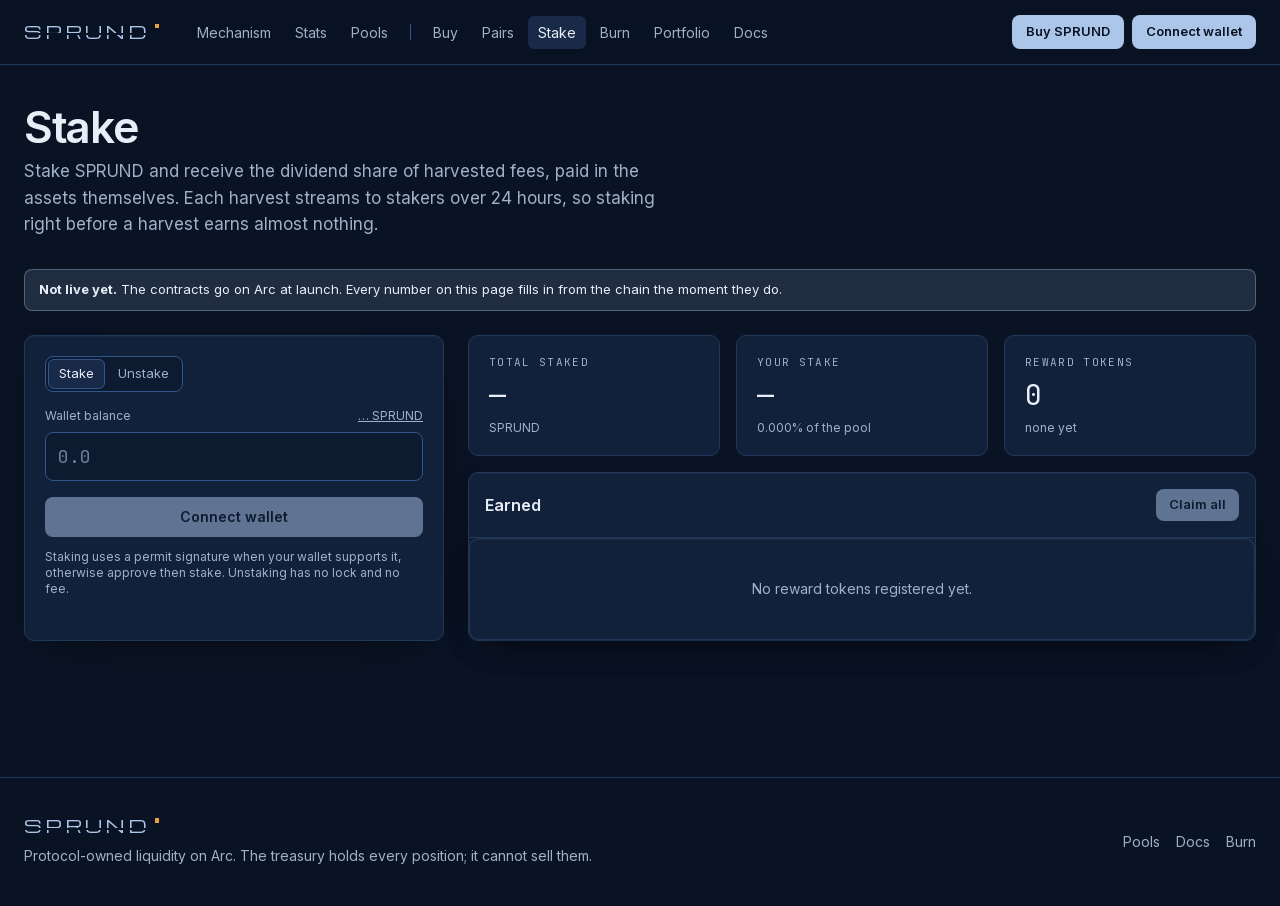
<file: stake.html>
<!DOCTYPE html><html lang="en" data-scroll-behavior="smooth" class="inter_80141784-module__vWfHRa__variable jetbrains_mono_13fc341d-module__lMjmPq__variable michroma_abf42cfd-module__bHLBOW__variable h-full antialiased"><head><meta charSet="utf-8"/><meta name="viewport" content="width=device-width, initial-scale=1"/><link rel="preload" href="/_next/static/media/70bc3e132a0a741e-s.p.3t6q91iet4nsy.woff2" as="font" crossorigin="" type="font/woff2"/><link rel="preload" href="/_next/static/media/83afe278b6a6bb3c-s.p.2bn3s6zvc0dyp.woff2" as="font" crossorigin="" type="font/woff2"/><link rel="preload" href="/_next/static/media/fe83cf2ab39e9c57-s.p.2qpii4b6jmzj9.woff2" as="font" crossorigin="" type="font/woff2"/><link rel="stylesheet" href="/_next/static/chunks/3rnwd28h1xts0.css" data-precedence="next"/><link rel="preload" as="script" fetchPriority="low" href="/_next/static/chunks/1u0miq-hta9pb.js"/><script src="/_next/static/chunks/1ev1avawwzc32.js" async=""></script><script src="/_next/static/chunks/3y1tyc95tquc0.js" async=""></script><script src="/_next/static/chunks/1i3aif4koqi-6.js" async=""></script><script src="/_next/static/chunks/turbopack-1xq43thxl7cf3.js" async=""></script><script src="/_next/static/chunks/1araqqjhtvmuz.js" async=""></script><script src="/_next/static/chunks/077jz23p1w632.js" async=""></script><script src="/_next/static/chunks/166b9b-ef5hh5.js" async=""></script><script src="/_next/static/chunks/238c8xyc6pduk.js" async=""></script><script src="/_next/static/chunks/04ctj-tm0mrro.js" async=""></script><script src="/_next/static/chunks/40g7prjkx48wy.js" async=""></script><script src="/_next/static/chunks/2-x1s6zpgqki_.js" async=""></script><script src="/_next/static/chunks/1hfou4-ia8iq1.js" async=""></script><title>SPRUND · Liquidity network on Arc</title><meta name="description" content="SPRUND is a fixed-supply token deployed as protocol-owned liquidity on Arc. Fees are harvested, compounded, burned and paid as dividends."/><meta property="og:title" content="SPRUND · Liquidity network on Arc"/><meta property="og:description" content="SPRUND is protocol-owned liquidity on Arc: fees harvested, compounded, burned and paid as dividends."/><meta property="og:site_name" content="SPRUND"/><meta property="og:image" content="https://sprund.org/og.png"/><meta property="og:image:width" content="1200"/><meta property="og:image:height" content="630"/><meta property="og:type" content="website"/><meta name="twitter:card" content="summary_large_image"/><meta name="twitter:title" content="SPRUND · Liquidity network on Arc"/><meta name="twitter:description" content="SPRUND is protocol-owned liquidity on Arc."/><meta name="twitter:image" content="https://sprund.org/og.png"/><link rel="icon" href="/icon.png"/><link rel="apple-touch-icon" href="/apple-icon.png"/><meta name="next-size-adjust" content=""/><script src="/_next/static/chunks/0cz1d0mv5g_q7.js" noModule=""></script></head><body class="min-h-full flex flex-col bg-bg text-fg"><div hidden=""><!--$--><!--/$--></div><style>
[data-reveal], [data-reveal-stagger] > * {
  opacity: 0; transform: translateY(22px);
  transition: opacity 700ms cubic-bezier(.16,1,.3,1), transform 700ms cubic-bezier(.16,1,.3,1);
  transition-delay: calc(var(--i, 0) * 70ms);
}
[data-reveal].is-in, [data-reveal-stagger].is-in > * { opacity: 1; transform: none; }
main, footer { position: relative; z-index: 1; }
main > *:not(.hero) { position: relative; z-index: 2; }

/* Hero backdrop: composited layers. */
.hero-bd { position: absolute; top: -64px; left: 0; right: 0; height: calc(100% + 64px + 46vh); overflow: hidden; pointer-events: none; z-index: 0; contain: strict; }
.hero-bd .bd-layer { position: absolute; inset: 0; will-change: transform; backface-visibility: hidden; }
.hero-bd .bd-layer svg { display: block; width: 100%; height: 100%; }
.hero-copy { will-change: transform, opacity; }
.bd-fade-left { position: absolute; inset: 0; background: linear-gradient(to right, var(--bg) 0%, color-mix(in srgb, var(--bg) 82%, transparent) 26%, color-mix(in srgb, var(--bg) 40%, transparent) 46%, transparent 68%); }
.bd-fade-bottom { position: absolute; inset: 0; background: linear-gradient(to bottom, transparent 0%, transparent 48%, color-mix(in srgb, var(--bg) 55%, transparent) 70%, var(--bg) 100%); }
@keyframes bd-spin { to { transform: rotate(360deg); } }
@keyframes bd-drift { 0%, 100% { transform: translateY(0); } 50% { transform: translateY(-10px); } }
.bd-idle.bd-spin { animation: bd-spin 160s linear infinite; }
.bd-idle.bd-spin-r { animation: bd-spin 120s linear infinite reverse; }
.bd-idle.bd-drift { animation: bd-drift 9s ease-in-out infinite; }
@media (prefers-reduced-motion: reduce) {
  [data-reveal], [data-reveal-stagger] > * { opacity: 1; transform: none; transition: none; }
  .bd-idle { animation: none !important; }
}
</style><header class="fixed top-0 inset-x-0 z-40 border-b border-line bg-[color-mix(in_srgb,var(--bg)_88%,transparent)] backdrop-blur"><div class="mx-auto max-w-7xl px-4 sm:px-6 h-16 flex items-center gap-3"><a class="flex items-center gap-2 font-semibold tracking-tight" aria-label="SPRUND" href="/"><span class="wordmark  " aria-label="SPRUND">SPRUND</span></a><nav class="hidden lg:flex items-center gap-1 ml-4"><a href="/#mechanism" class="nav-link">Mechanism</a><a href="/#stats" class="nav-link">Stats</a><a href="/#pools" class="nav-link">Pools</a><span class="mx-2 h-4 w-px bg-line-2"></span><a class="nav-link " href="/buy">Buy</a><a class="nav-link " href="/pairs">Pairs</a><a class="nav-link on" href="/stake">Stake</a><a class="nav-link " href="/burn">Burn</a><a class="nav-link " href="/portfolio">Portfolio</a><a class="nav-link " href="/docs">Docs</a></nav><div class="nav-cta ml-auto flex items-center gap-2"><a href="https://app.uniswap.org/swap?chain=arc&amp;inputCurrency=0x3600000000000000000000000000000000000000" target="_blank" rel="noreferrer" class="btn-primary hidden sm:inline-flex">Buy <!-- -->SPRUND</a><div class="relative"><button class="btn-primary">Connect wallet</button></div><button class="btn-ghost lg:hidden" aria-label="Menu" aria-expanded="false"><svg width="16" height="16" viewBox="0 0 16 16" aria-hidden="true"><path d="M2 4h12M2 8h12M2 12h12" stroke="currentColor" stroke-width="1.6" stroke-linecap="square"></path></svg></button></div></div></header><main class="flex-1 w-full pt-16"><div class="mx-auto max-w-7xl px-4 sm:px-6 py-10" data-reveal="true"><div class="flex flex-col sm:flex-row sm:items-end sm:justify-between gap-3 mb-8"><div><h1 class="h-section">Stake</h1><p class="lead mt-2 max-w-2xl">Stake SPRUND and receive the dividend share of harvested fees, paid in the assets themselves. Each harvest streams to stakers over 24 hours, so staking right before a harvest earns almost nothing.</p></div></div><div class="notice mb-6"><strong>Not live yet.</strong> The contracts go on Arc at launch. Every number on this page fills in from the chain the moment they do.</div><div class="grid lg:grid-cols-[420px_minmax(0,1fr)] gap-6"><div class="card p-5"><div class="seg mb-4"><button class="on">Stake</button><button class="">Unstake</button></div><div class="flex items-center justify-between text-xs text-muted mb-2"><span>Wallet balance</span><button class="underline">…<!-- --> <!-- -->SPRUND</button></div><input class="input num" placeholder="0.0" inputMode="decimal" value=""/><button class="btn-primary w-full mt-4" disabled="">Connect wallet</button><p class="text-xs text-muted mt-3">Staking uses a permit signature when your wallet supports it, otherwise approve then stake. Unstaking has no lock and no fee.</p></div><div class="flex flex-col gap-4 min-w-0"><div class="grid sm:grid-cols-3 gap-4"><div class="tile "><div class="label">Total staked</div><div class="value">—</div><div class="sub">SPRUND</div></div><div class="tile "><div class="label">Your stake</div><div class="value">—</div><div class="sub">0.000% of the pool</div></div><div class="tile "><div class="label">Reward tokens</div><div class="value">0</div><div class="sub">none yet</div></div></div><div class="card"><div class="flex items-center justify-between p-4 border-b border-line"><h3 class="font-semibold">Earned</h3><button class="btn-primary btn-sm" disabled="">Claim all</button></div><div class="card p-10 text-center text-muted text-sm">No reward tokens registered yet.</div></div></div></div></div><!--$--><!--/$--></main><footer class="border-t border-line mt-24"><div class="mx-auto max-w-7xl px-4 sm:px-6 py-10 flex flex-col sm:flex-row gap-4 sm:items-center justify-between text-sm text-muted"><div><span class="wordmark  " aria-label="SPRUND">SPRUND</span><div class="mt-2">Protocol-owned liquidity on Arc. The treasury holds every position; it cannot sell them.</div></div><div class="flex gap-4"><a href="/#pools" class="hover:text-fg">Pools</a><a class="hover:text-fg" href="/docs">Docs</a><a class="hover:text-fg" href="/burn">Burn</a></div></div></footer><script src="/_next/static/chunks/1u0miq-hta9pb.js" id="_R_" async=""></script><script>(self.__next_f=self.__next_f||[]).push([0])</script><script>self.__next_f.push([1,"1:\"$Sreact.fragment\"\n3:I[62257,[\"/_next/static/chunks/1araqqjhtvmuz.js\",\"/_next/static/chunks/077jz23p1w632.js\",\"/_next/static/chunks/166b9b-ef5hh5.js\",\"/_next/static/chunks/238c8xyc6pduk.js\"],\"default\"]\n4:I[87152,[\"/_next/static/chunks/1araqqjhtvmuz.js\",\"/_next/static/chunks/077jz23p1w632.js\",\"/_next/static/chunks/166b9b-ef5hh5.js\",\"/_next/static/chunks/238c8xyc6pduk.js\"],\"default\"]\n5:I[83248,[\"/_next/static/chunks/1araqqjhtvmuz.js\",\"/_next/static/chunks/077jz23p1w632.js\",\"/_next/static/chunks/166b9b-ef5hh5.js\",\"/_next/static/chunks/238c8xyc6pduk.js\"],\"ClientPageRoot\"]\n6:I[76033,[\"/_next/static/chunks/1araqqjhtvmuz.js\",\"/_next/static/chunks/077jz23p1w632.js\",\"/_next/static/chunks/166b9b-ef5hh5.js\",\"/_next/static/chunks/238c8xyc6pduk.js\",\"/_next/static/chunks/04ctj-tm0mrro.js\",\"/_next/static/chunks/40g7prjkx48wy.js\",\"/_next/static/chunks/2-x1s6zpgqki_.js\",\"/_next/static/chunks/1hfou4-ia8iq1.js\"],\"default\"]\n9:I[26173,[\"/_next/static/chunks/1araqqjhtvmuz.js\",\"/_next/static/chunks/077jz23p1w632.js\",\"/_next/static/chunks/166b9b-ef5hh5.js\",\"/_next/static/chunks/238c8xyc6pduk.js\"],\"OutletBoundary\"]\na:\"$Sreact.suspense\"\nd:I[26173,[\"/_next/static/chunks/1araqqjhtvmuz.js\",\"/_next/static/chunks/077jz23p1w632.js\",\"/_next/static/chunks/166b9b-ef5hh5.js\",\"/_next/static/chunks/238c8xyc6pduk.js\"],\"ViewportBoundary\"]\nf:I[26173,[\"/_next/static/chunks/1araqqjhtvmuz.js\",\"/_next/static/chunks/077jz23p1w632.js\",\"/_next/static/chunks/166b9b-ef5hh5.js\",\"/_next/static/chunks/238c8xyc6pduk.js\"],\"MetadataBoundary\"]\n11:I[75512,[\"/_next/static/chunks/1araqqjhtvmuz.js\",\"/_next/static/chunks/077jz23p1w632.js\",\"/_next/static/chunks/166b9b-ef5hh5.js\",\"/_next/static/chunks/238c8xyc6pduk.js\"],\"default\",1]\n:HL[\"/_next/static/chunks/3rnwd28h1xts0.css\",\"style\"]\n:HL[\"/_next/static/media/70bc3e132a0a741e-s.p.3t6q91iet4nsy.woff2\",\"font\",{\"crossOrigin\":\"\",\"type\":\"font/woff2\"}]\n:HL[\"/_next/static/media/83afe278b6a6bb3c-s.p.2bn3s6zvc0dyp.woff2\",\"font\",{\"crossOrigin\":\"\",\"type\":\"font/woff2\"}]\n:HL[\"/_next/static/media/fe83cf2ab39e9c57-s.p.2qpii4b6jmzj9.woff2\",\"font\",{\"crossOrigin\":\"\",\"type\":\"font/woff2\"}]\nc:X\n0:{\"P\":null,\"c\":[\"\",\"stake\"],\"q\":\"\",\"i\":false,\"f\":[[[\"\",{\"children\":[\"stake\",{\"children\":[\"__PAGE__\",{},\"$undefined\",\"$undefined\",4608]},\"$undefined\",\"$undefined\",4608]},\"$undefined\",\"$undefined\",4624],[[\"$\",\"$1\",\"c\",{\"children\":[[[\"$\",\"link\",\"0\",{\"rel\":\"stylesheet\",\"href\":\"/_next/static/chunks/3rnwd28h1xts0.css\",\"precedence\":\"next\",\"crossOrigin\":\"$undefined\",\"nonce\":\"$undefined\"}],[\"$\",\"script\",\"script-0\",{\"src\":\"/_next/static/chunks/1araqqjhtvmuz.js\",\"async\":true,\"nonce\":\"$undefined\"}],[\"$\",\"script\",\"script-1\",{\"src\":\"/_next/static/chunks/077jz23p1w632.js\",\"async\":true,\"nonce\":\"$undefined\"}],[\"$\",\"script\",\"script-2\",{\"src\":\"/_next/static/chunks/166b9b-ef5hh5.js\",\"async\":true,\"nonce\":\"$undefined\"}],[\"$\",\"script\",\"script-3\",{\"src\":\"/_next/static/chunks/238c8xyc6pduk.js\",\"async\":true,\"nonce\":\"$undefined\"}]],\"$L2\"]}],{\"children\":[[\"$\",\"$1\",\"c\",{\"children\":[null,[\"$\",\"$L3\",null,{\"parallelRouterKey\":\"children\",\"error\":\"$undefined\",\"errorStyles\":\"$undefined\",\"errorScripts\":\"$undefined\",\"template\":[\"$\",\"$L4\",null,{}],\"templateStyles\":\"$undefined\",\"templateScripts\":\"$undefined\",\"notFound\":\"$undefined\",\"forbidden\":\"$undefined\",\"unauthorized\":\"$undefined\"}]]}],{\"children\":[[\"$\",\"$1\",\"c\",{\"children\":[[\"$\",\"$L5\",null,{\"Component\":\"$6\",\"serverProvidedParams\":{\"searchParams\":{},\"params\":{},\"promises\":[\"$@7\",\"$@8\"]}}],[[\"$\",\"script\",\"script-0\",{\"src\":\"/_next/static/chunks/04ctj-tm0mrro.js\",\"async\":true,\"nonce\":\"$undefined\"}],[\"$\",\"script\",\"script-1\",{\"src\":\"/_next/static/chunks/40g7prjkx48wy.js\",\"async\":true,\"nonce\":\"$undefined\"}],[\"$\",\"script\",\"script-2\",{\"src\":\"/_next/static/chunks/2-x1s6zpgqki_.js\",\"async\":true,\"nonce\":\"$undefined\"}],[\"$\",\"script\",\"script-3\",{\"src\":\"/_next/static/chunks/1hfou4-ia8iq1.js\",\"async\":true,\"nonce\":\"$undefined\"}]],[\"$\",\"$L9\",null,{\"children\":[\"$\",\"$a\",null,{\"name\":\"Next.MetadataOutlet\",\"children\":\"$@b\"}]}]]}],{},null,false,null]},null,false,\"$c\"]},null,false,null],[\"$\",\"$1\",\"h\",{\"children\":[null,[\"$\",\"$Ld\",null,{\"children\":\"$Le\"}],[\"$\",\"div\",null,{\"hidden\":true,\"children\":[\"$\",\"$Lf\",null,{\"children\":[\"$\",\"$a\",null,{\"name\":\"Next.Metadata\",\"children\":\"$L10\"}]}]}],[\"$\",\"meta\",null,{\"name\":\"next-size-adjust\",\"content\":\"\"}]]}],false]],\"m\":\"$undefined\",\"G\":[\"$11\",[[\"$\",\"link\",\"0\",{\"rel\":\"stylesheet\",\"href\":\"/_next/static/chunks/3rnwd28h1xts0.css\",\"precedence\":\"next\",\"crossOrigin\":\"$undefined\",\"nonce\":\"$undefined\"}]]],\"S\":true,\"h\":null,\"r\":\"$undefined\",\"s\":\"$undefined\",\"a\":\"$undefined\",\"l\":\"$undefined\",\"p\":\"$undefined\",\"d\":\"$undefined\",\"b\":\"wIR6y_FJIv8_ynJdPZvhc\"}\n12:I[44636,[\"/_next/static/chunks/1araqqjhtvmuz.js\",\"/_next/static/chunks/077jz23p1w632.js\",\"/_next/static/chunks/166b9b-ef5hh5.js\",\"/_next/static/chunks/238c8xyc6pduk.js\"],\"Providers\"]\n13:I[25935,[\"/_next/static/chunks/1araqqjhtvmuz.js\",\"/_next/static/chunks/077jz23p1w632.js\",\"/_next/static/chunks/166b9b-ef5hh5.js\",\"/_next/static/chunks/238c8xyc6pduk.js\"],\"ScrollFx\"]\n14:I[84834,[\"/_next/static/chunks/1araqqjhtvmuz.js\",\"/_next/static/chunks/077jz23p1w632.js\",\"/_next/static/chunks/166b9b-ef5hh5.js\",\"/_next/static/chunks/238c8xyc6pduk.js\"],\"Nav\"]\n15:I[10672,[\"/_next/static/chunks/1araqqjhtvmuz.js\",\"/_next/static/chunks/077jz23p1w632.js\",\"/_next/static/chunks/166b9b-ef5hh5.js\",\"/_next/static/chunks/238c8xyc6pduk.js\"],\"\"]\nc:C\n2:[\"$\",\"html\",null,{\"lang\":\"en\",\"data-scroll-behavior\":\"smooth\",\"className\":\"inter_80141784-module__vWfHRa__variable jetbrains_mono_13fc341d-module__lMjmPq__variable michroma_abf42cfd-module__bHLBOW__variable h-full antialiased\",\"children\":[\"$\",\"body\",null,{\"className\":\"min-h-full flex flex-col bg-bg text-fg\",\"children\":[\"$\",\"$L12\",null,{\"cookie\":null,\"children\":[[\"$\",\"$L13\",null,{}],[\"$\",\"$L14\",null,{}],[\"$\",\"main\",null,{\"className\":\"flex-1 w-full pt-16\",\"children\":[\"$\",\"$L3\",null,{\"parallelRouterKey\":\"children\",\"error\":\"$undefined\",\"errorStyles\":\"$undefined\",\"errorScripts\":\"$undefined\",\"template\":[\"$\",\"$L4\",null,{}],\"templateStyles\":\"$undefined\",\"templateScripts\":\"$undefined\",\"notFound\":[[\"$\",\"div\",null,{\"className\":\"mx-auto max-w-7xl px-4 sm:px-6 py-24 text-center\",\"children\":[[\"$\",\"p\",null,{\"className\":\"chain-tag justify-center\",\"children\":\"404\"}],[\"$\",\"h1\",null,{\"className\":\"h-section mt-4\",\"children\":\"This page does not exist.\"}],[\"$\",\"p\",null,{\"className\":\"lead mt-3\",\"children\":[\"Nothing at this address on \",\"SPRUND\",\".\"]}],[\"$\",\"div\",null,{\"className\":\"mt-8 flex justify-center gap-3\",\"children\":[[\"$\",\"$L15\",null,{\"href\":\"/\",\"className\":\"btn-primary\",\"children\":\"Home\"}],[\"$\",\"$L15\",null,{\"href\":\"/docs\",\"className\":\"btn-ghost\",\"children\":\"Docs\"}]]}]]}],[]],\"forbidden\":\"$undefined\",\"unauthorized\":\"$undefined\"}]}],[\"$\",\"footer\",null,{\"className\":\"border-t border-line mt-24\",\"children\":[\"$\",\"div\",null,{\"className\":\"mx-auto max-w-7xl px-4 sm:px-6 py-10 flex flex-col sm:flex-row gap-4 sm:items-center justify-between text-sm text-muted\",\"children\":[[\"$\",\"div\",null,{\"children\":[[\"$\",\"span\",null,{\"className\":\"wordmark  \",\"aria-label\":\"SPRUND\",\"children\":\"SPRUND\"}],[\"$\",\"div\",null,{\"className\":\"mt-2\",\"children\":\"Protocol-owned liquidity on Arc. The treasury holds every position; it cannot sell them.\"}]]}],[\"$\",\"div\",null,{\"className\":\"flex gap-4\",\"children\":[[\"$\",\"a\",null,{\"href\":\"/#pools\",\"className\":\"hover:text-fg\",\"children\":\"Pools\"}],[\"$\",\"$L15\",null,{\"href\":\"/docs\",\"className\":\"hover:text-fg\",\"children\":\"Docs\"}],[\"$\",\"$L15\",null,{\"href\":\"/burn\",\"className\":\"hover:text-fg\",\"children\":\"Burn\"}],\"\",\"\"]}]]}]}]]}]}]}]\n7:{}\n8:\"$0:f:0:1:1:children:1:children:0:props:children:0:props:serverProvidedParams:params\"\ne:[[\"$\",\"meta\",\"0\",{\"charSet\":\"utf-8\"}],[\"$\",\"meta\",\"1\",{\"name\":\"viewport\",\"content\":\"width=device-width, initial-scale=1\"}]]\n16:I[2368,[\"/_next/static/chunks/1araqqjhtvmuz.js\",\"/_next/static/chunks/077jz23p1w632.js\",\"/_next/static/chunks/166b9b-ef5hh5.js\",\"/_next/static/chunks/238c8xyc6pduk.js\"],\"IconMark\"]\nb:null\n10:[[\"$\",\"title\",\"0\",{\"children\":\"SPRUND · Liquidity network on Arc\"}],[\"$\",\"meta\",\"1\",{\"name\":\"description\",\"content\":\"SPRUND is a fixed-supply token deployed as protocol-owned liquidity on Arc. Fees are harvested, compounded, burned and paid as dividends.\"}],[\"$\",\"meta\",\"2\",{\"property\":\"og:title\",\"content\":\"SPRUND · Liquidity network on Arc\"}],[\"$\",\"meta\",\"3\",{\"property\":\"og:description\",\"content\":\"SPRUND is protocol-owned liquidity on Arc: fees harvested, compounded, burned and paid as dividends.\"}],[\"$\",\"meta\",\"4\",{\"property\":\"og:site_name\",\"content\":\"SPRUND\"}],[\"$\",\"meta\",\"5\",{\"property\":\"og:image\",\"content\":\"https://sprund.org/og.png\"}],[\"$\",\"meta\",\"6\",{\"property\":\"og:image:width\",\"content\":\"1200\"}],[\"$\",\"meta\",\"7\",{\"property\":\"og:image:height\",\"content\":\"630\"}],[\"$\",\"meta\",\"8\",{\"property\":\"og:type\",\"content\":\"website\"}],[\"$\",\"meta\",\"9\",{\"name\":\"twitter:card\",\"content\":\"summary_large_image\"}],[\"$\",\"meta\",\"10\",{\"name\":\"twitter:title\",\"content\":\"SPRUND · Liquidity network on Arc\"}],[\"$\",\"meta\",\"11\",{\"name\":\"twitter:description\",\"content\":\"SPRUND is protocol-owned liquidity on Arc.\"}],[\"$\",\"meta\",\"12\",{\"name\":\"twitter:image\",\"content\":\"https://sprund.org/og.png\"}],[\"$\",\"link\",\"13\",{\"rel\":\"icon\",\"href\":\"/icon.png\"}],[\"$\",\"link\",\"14\",{\"rel\":\"apple-touch-icon\",\"href\":\"/apple-icon.png\"}],[\"$\",\"$L16\",\"15\",{}]]\n"])</script></body></html>
</file>
<file: _next/static/chunks/3rnwd28h1xts0.css>
@font-face{font-family:Inter;font-style:normal;font-weight:100 900;font-display:swap;src:url(../media/2c55a0e60120577a-s.0-dom-5bn10r2.woff2)format("woff2");unicode-range:U+460-52F,U+1C80-1C8A,U+20B4,U+2DE0-2DFF,U+A640-A69F,U+FE2E-FE2F}@font-face{font-family:Inter;font-style:normal;font-weight:100 900;font-display:swap;src:url(../media/9c72aa0f40e4eef8-s.1y4-pdgsjb-pw.woff2)format("woff2");unicode-range:U+301,U+400-45F,U+490-491,U+4B0-4B1,U+2116}@font-face{font-family:Inter;font-style:normal;font-weight:100 900;font-display:swap;src:url(../media/ad66f9afd8947f86-s.3lvt2whj97whp.woff2)format("woff2");unicode-range:U+1F??}@font-face{font-family:Inter;font-style:normal;font-weight:100 900;font-display:swap;src:url(../media/5476f68d60460930-s.2uwcyprjm3xu3.woff2)format("woff2");unicode-range:U+370-377,U+37A-37F,U+384-38A,U+38C,U+38E-3A1,U+3A3-3FF}@font-face{font-family:Inter;font-style:normal;font-weight:100 900;font-display:swap;src:url(../media/2bbe8d2671613f1f-s.0k62hbripvv8p.woff2)format("woff2");unicode-range:U+102-103,U+110-111,U+128-129,U+168-169,U+1A0-1A1,U+1AF-1B0,U+300-301,U+303-304,U+308-309,U+323,U+329,U+1EA0-1EF9,U+20AB}@font-face{font-family:Inter;font-style:normal;font-weight:100 900;font-display:swap;src:url(../media/1bffadaabf893a1e-s.3-6t-g6q0vh0a.woff2)format("woff2");unicode-range:U+100-2BA,U+2BD-2C5,U+2C7-2CC,U+2CE-2D7,U+2DD-2FF,U+304,U+308,U+329,U+1D00-1DBF,U+1E00-1E9F,U+1EF2-1EFF,U+2020,U+20A0-20AB,U+20AD-20C0,U+2113,U+2C60-2C7F,U+A720-A7FF}@font-face{font-family:Inter;font-style:normal;font-weight:100 900;font-display:swap;src:url(../media/83afe278b6a6bb3c-s.p.2bn3s6zvc0dyp.woff2)format("woff2");unicode-range:U+??,U+131,U+152-153,U+2BB-2BC,U+2C6,U+2DA,U+2DC,U+304,U+308,U+329,U+2000-206F,U+20AC,U+2122,U+2191,U+2193,U+2212,U+2215,U+FEFF,U+FFFD}@font-face{font-family:Inter Fallback;src:local(Arial);ascent-override:90.44%;descent-override:22.52%;line-gap-override:0.0%;size-adjust:107.12%}.inter_80141784-module__vWfHRa__className{font-family:Inter,Inter Fallback;font-style:normal}.inter_80141784-module__vWfHRa__variable{--font-sans:"Inter", "Inter Fallback"}
@font-face{font-family:JetBrains Mono;font-style:normal;font-weight:100 800;font-display:swap;src:url(../media/13bf9871fe164e7f-s.2f7nqdagzwx2-.woff2)format("woff2");unicode-range:U+460-52F,U+1C80-1C8A,U+20B4,U+2DE0-2DFF,U+A640-A69F,U+FE2E-FE2F}@font-face{font-family:JetBrains Mono;font-style:normal;font-weight:100 800;font-display:swap;src:url(../media/cc545e633e20c56d-s.176arc174-8zp.woff2)format("woff2");unicode-range:U+301,U+400-45F,U+490-491,U+4B0-4B1,U+2116}@font-face{font-family:JetBrains Mono;font-style:normal;font-weight:100 800;font-display:swap;src:url(../media/71b036adf157cdcf-s.0bp8oijd_gu96.woff2)format("woff2");unicode-range:U+370-377,U+37A-37F,U+384-38A,U+38C,U+38E-3A1,U+3A3-3FF}@font-face{font-family:JetBrains Mono;font-style:normal;font-weight:100 800;font-display:swap;src:url(../media/89b21bb081cb7469-s.1fby2rem9ngyr.woff2)format("woff2");unicode-range:U+102-103,U+110-111,U+128-129,U+168-169,U+1A0-1A1,U+1AF-1B0,U+300-301,U+303-304,U+308-309,U+323,U+329,U+1EA0-1EF9,U+20AB}@font-face{font-family:JetBrains Mono;font-style:normal;font-weight:100 800;font-display:swap;src:url(../media/3fe682a82f50d426-s.0vfdmo25voy_0.woff2)format("woff2");unicode-range:U+100-2BA,U+2BD-2C5,U+2C7-2CC,U+2CE-2D7,U+2DD-2FF,U+304,U+308,U+329,U+1D00-1DBF,U+1E00-1E9F,U+1EF2-1EFF,U+2020,U+20A0-20AB,U+20AD-20C0,U+2113,U+2C60-2C7F,U+A720-A7FF}@font-face{font-family:JetBrains Mono;font-style:normal;font-weight:100 800;font-display:swap;src:url(../media/70bc3e132a0a741e-s.p.3t6q91iet4nsy.woff2)format("woff2");unicode-range:U+??,U+131,U+152-153,U+2BB-2BC,U+2C6,U+2DA,U+2DC,U+304,U+308,U+329,U+2000-206F,U+20AC,U+2122,U+2191,U+2193,U+2212,U+2215,U+FEFF,U+FFFD}@font-face{font-family:JetBrains Mono Fallback;src:local(Arial);ascent-override:75.79%;descent-override:22.29%;line-gap-override:0.0%;size-adjust:134.59%}.jetbrains_mono_13fc341d-module__lMjmPq__className{font-family:JetBrains Mono,JetBrains Mono Fallback;font-style:normal}.jetbrains_mono_13fc341d-module__lMjmPq__variable{--font-mono:"JetBrains Mono", "JetBrains Mono Fallback"}
@font-face{font-family:Michroma;font-style:normal;font-weight:400;font-display:swap;src:url(../media/ac41ccbdfd25c928-s.0j9pqkz3er-71.woff2)format("woff2");unicode-range:U+100-2BA,U+2BD-2C5,U+2C7-2CC,U+2CE-2D7,U+2DD-2FF,U+304,U+308,U+329,U+1D00-1DBF,U+1E00-1E9F,U+1EF2-1EFF,U+2020,U+20A0-20AB,U+20AD-20C0,U+2113,U+2C60-2C7F,U+A720-A7FF}@font-face{font-family:Michroma;font-style:normal;font-weight:400;font-display:swap;src:url(../media/fe83cf2ab39e9c57-s.p.2qpii4b6jmzj9.woff2)format("woff2");unicode-range:U+??,U+131,U+152-153,U+2BB-2BC,U+2C6,U+2DA,U+2DC,U+304,U+308,U+329,U+2000-206F,U+20AC,U+2122,U+2191,U+2193,U+2212,U+2215,U+FEFF,U+FFFD}@font-face{font-family:Michroma Fallback;src:local(Arial);ascent-override:81.64%;descent-override:18.76%;line-gap-override:0.0%;size-adjust:141.62%}.michroma_abf42cfd-module__bHLBOW__className{font-family:Michroma,Michroma Fallback;font-style:normal;font-weight:400}.michroma_abf42cfd-module__bHLBOW__variable{--font-display:"Michroma", "Michroma Fallback"}
@layer properties{@supports (((-webkit-hyphens:none)) and (not (margin-trim:inline))) or ((-moz-orient:inline) and (not (color:rgb(from red r g b)))){*,:before,:after,::backdrop{--tw-rotate-x:initial;--tw-rotate-y:initial;--tw-rotate-z:initial;--tw-skew-x:initial;--tw-skew-y:initial;--tw-divide-y-reverse:0;--tw-border-style:solid;--tw-leading:initial;--tw-font-weight:initial;--tw-tracking:initial;--tw-shadow:0 0 #0000;--tw-shadow-color:initial;--tw-shadow-alpha:100%;--tw-inset-shadow:0 0 #0000;--tw-inset-shadow-color:initial;--tw-inset-shadow-alpha:100%;--tw-ring-color:initial;--tw-ring-shadow:0 0 #0000;--tw-inset-ring-color:initial;--tw-inset-ring-shadow:0 0 #0000;--tw-ring-inset:initial;--tw-ring-offset-width:0px;--tw-ring-offset-color:#fff;--tw-ring-offset-shadow:0 0 #0000;--tw-backdrop-blur:initial;--tw-backdrop-brightness:initial;--tw-backdrop-contrast:initial;--tw-backdrop-grayscale:initial;--tw-backdrop-hue-rotate:initial;--tw-backdrop-invert:initial;--tw-backdrop-opacity:initial;--tw-backdrop-saturate:initial;--tw-backdrop-sepia:initial;--tw-ease:initial}}}@layer theme{:root,:host{--font-sans:var(--font-sans), ui-sans-serif, system-ui, sans-serif;--font-mono:var(--font-mono), ui-monospace, SFMono-Regular, Menlo, monospace;--spacing:.25rem;--container-lg:32rem;--container-2xl:42rem;--container-3xl:48rem;--container-7xl:80rem;--text-xs:.75rem;--text-xs--line-height:calc(1 / .75);--text-sm:.875rem;--text-sm--line-height:calc(1.25 / .875);--text-2xl:1.5rem;--text-2xl--line-height:calc(2 / 1.5);--text-3xl:1.875rem;--text-3xl--line-height:calc(2.25 / 1.875);--font-weight-medium:500;--font-weight-semibold:600;--tracking-tight:-.025em;--leading-relaxed:1.625;--ease-out:cubic-bezier(0, 0, .2, 1);--ease-in-out:cubic-bezier(.4, 0, .2, 1);--animate-spin:spin 1s linear infinite;--default-transition-duration:.15s;--default-transition-timing-function:cubic-bezier(.4, 0, .2, 1);--default-font-family:var(--font-sans), ui-sans-serif, system-ui, sans-serif;--default-mono-font-family:var(--font-mono), ui-monospace, SFMono-Regular, Menlo, monospace}}@layer base{*,:after,:before,::backdrop{box-sizing:border-box;border:0 solid;margin:0;padding:0}::file-selector-button{box-sizing:border-box;border:0 solid;margin:0;padding:0}html,:host{-webkit-text-size-adjust:100%;tab-size:4;line-height:1.5;font-family:var(--default-font-family,-apple-system, BlinkMacSystemFont, "Segoe UI", Roboto, "Helvetica Neue", "Noto Sans", Arial, sans-serif, "Apple Color Emoji", "Segoe UI Emoji", "Segoe UI Symbol", "Noto Color Emoji");font-feature-settings:var(--default-font-feature-settings,normal);font-variation-settings:var(--default-font-variation-settings,normal);-webkit-tap-highlight-color:transparent}hr{height:0;color:inherit;border-top-width:1px}abbr:where([title]){-webkit-text-decoration:underline dotted;text-decoration:underline dotted}h1,h2,h3,h4,h5,h6{font-size:inherit;font-weight:inherit}a{color:inherit;-webkit-text-decoration:inherit;-webkit-text-decoration:inherit;-webkit-text-decoration:inherit;-webkit-text-decoration:inherit;text-decoration:inherit}b,strong{font-weight:bolder}code,kbd,samp,pre{font-family:var(--default-mono-font-family,ui-monospace, SFMono-Regular, Menlo, Monaco, Consolas, "Liberation Mono", "Courier New", monospace);font-feature-settings:var(--default-mono-font-feature-settings,normal);font-variation-settings:var(--default-mono-font-variation-settings,normal);font-size:1em}small{font-size:80%}sub,sup{vertical-align:baseline;font-size:75%;line-height:0;position:relative}sub{bottom:-.25em}sup{top:-.5em}table{text-indent:0;border-color:inherit;border-collapse:collapse}:-moz-focusring:where(:not(iframe)){outline:auto}progress{vertical-align:baseline}summary{display:list-item}ol,ul,menu{list-style:none}img,svg,video,canvas,audio,iframe,embed,object{vertical-align:middle;display:block}img,video{max-width:100%;height:auto}button,input,select,optgroup,textarea{font:inherit;font-feature-settings:inherit;font-variation-settings:inherit;letter-spacing:inherit;color:inherit;opacity:1;background-color:#0000;border-radius:0}::file-selector-button{font:inherit;font-feature-settings:inherit;font-variation-settings:inherit;letter-spacing:inherit;color:inherit;opacity:1;background-color:#0000;border-radius:0}:where(select:is([multiple],[size])) optgroup{font-weight:bolder}:where(select:is([multiple],[size])) optgroup option{padding-inline-start:20px}::file-selector-button{margin-inline-end:4px}::placeholder{opacity:1}@supports (not ((-webkit-appearance:-apple-pay-button))) or (contain-intrinsic-size:1px){::placeholder{color:currentColor}@supports (color:color-mix(in lab, red, red)){::placeholder{color:color-mix(in oklab, currentcolor 50%, transparent)}}}textarea{resize:vertical}::-webkit-search-decoration{-webkit-appearance:none}::-webkit-date-and-time-value{min-height:1lh;text-align:inherit}::-webkit-datetime-edit{display:inline-flex}::-webkit-datetime-edit-fields-wrapper{padding:0}::-webkit-datetime-edit{padding-block:0}::-webkit-datetime-edit-year-field{padding-block:0}::-webkit-datetime-edit-month-field{padding-block:0}::-webkit-datetime-edit-day-field{padding-block:0}::-webkit-datetime-edit-hour-field{padding-block:0}::-webkit-datetime-edit-minute-field{padding-block:0}::-webkit-datetime-edit-second-field{padding-block:0}::-webkit-datetime-edit-millisecond-field{padding-block:0}::-webkit-datetime-edit-meridiem-field{padding-block:0}::-webkit-calendar-picker-indicator{line-height:1}:-moz-ui-invalid{box-shadow:none}button,input:where([type=button],[type=reset],[type=submit]){appearance:button}::file-selector-button{appearance:button}::-webkit-inner-spin-button{height:auto}::-webkit-outer-spin-button{height:auto}[hidden]:where(:not([hidden=until-found])){display:none!important}}@layer components{.num{font-family:var(--font-mono);font-variant-numeric:tabular-nums}.mono{font-family:var(--font-mono)}.eyebrow{font-family:var(--font-mono);letter-spacing:.12em;text-transform:uppercase;color:var(--muted);font-size:11px}.chain-tag{font-family:var(--font-mono);letter-spacing:.16em;text-transform:uppercase;color:var(--accent);align-items:center;gap:10px;font-size:12px;display:inline-flex}.chain-tag:before{content:"";background:var(--accent-pop);width:8px;height:8px}.card{background:var(--panel);border:1px solid var(--line);border-radius:var(--radius);box-shadow:var(--shadow)}.card-2{background:var(--panel-2);border:1px solid var(--line-2);border-radius:var(--radius)}.hairline{border-top:1px solid var(--line)}.stage{background:var(--bg-2);border:1px solid var(--line);border-radius:var(--radius);position:relative;overflow:hidden}.hero{min-height:560px}.btn-primary,.btn-ghost,.btn-danger,.btn-soft{cursor:pointer;white-space:nowrap;height:40px;transition:background .14s var(--ease-out), border-color .14s var(--ease-out), color .14s var(--ease-out), transform .14s var(--ease-out);border:1px solid #0000;border-radius:8px;justify-content:center;align-items:center;gap:8px;padding:0 16px;font-size:14px;font-weight:600;display:inline-flex}.btn-primary{background:var(--accent);color:var(--accent-ink)}.btn-primary:hover{background:var(--accent-2)}.btn-primary:active{transform:translateY(1px)}.btn-ghost{color:var(--fg);border-color:var(--line-2);background:0 0}.btn-ghost:hover{border-color:var(--muted-2);background:var(--panel-2)}.btn-soft{background:var(--panel-2);color:var(--fg);border-color:var(--line)}.btn-soft:hover{border-color:var(--line-2)}.btn-danger{color:var(--danger);background:0 0;border-color:#e08a7d73}.btn-danger:hover{background:#e08a7d1a}button:disabled,.btn-primary:disabled{opacity:.5;cursor:not-allowed;transform:none}.btn-sm{height:32px;padding:0 12px;font-size:13px}.nav-cta .btn-primary,.nav-cta .btn-ghost,.nav-cta .btn-danger{height:34px;padding:0 13px;font-size:13px}.nav-link{color:var(--muted);border-radius:6px;padding:6px 10px;font-size:14px}.nav-link:hover,.nav-link.on{color:var(--fg);background:var(--panel-2)}.input{background:var(--bg-2);border:1px solid var(--line-2);width:100%;color:var(--fg);transition:border-color .14s var(--ease-out);border-radius:8px;outline:none;padding:10px 12px;font-size:15px}.input::placeholder{color:var(--muted-2)}.input:focus{border-color:var(--accent)}.input.num{font-size:18px}.seg{border:1px solid var(--line-2);background:var(--bg-2);border-radius:8px;gap:2px;padding:2px;display:inline-flex}.seg button{height:30px;color:var(--muted);cursor:pointer;background:0 0;border:1px solid #0000;border-radius:6px;padding:0 10px;font-size:13px}.seg button:hover{color:var(--fg)}.seg button.on{background:var(--panel-2);color:var(--fg);border-color:var(--line-2)}.table{border-collapse:collapse;width:100%;font-size:14px}.table th{text-align:left;font-family:var(--font-mono);letter-spacing:.08em;text-transform:uppercase;color:var(--muted);border-bottom:1px solid var(--line);white-space:nowrap;padding:10px 12px;font-size:11px;font-weight:500}.table td{border-bottom:1px solid var(--line);vertical-align:middle;padding:12px}.table tr:last-child td{border-bottom:0}.table .r{text-align:right;font-variant-numeric:tabular-nums}.table th.sortable{cursor:pointer;-webkit-user-select:none;user-select:none}.table th.sortable:hover{color:var(--fg)}.table tbody tr:hover{background:var(--panel-2)}.table tr.total td{background:var(--bg-2);font-weight:600}.tile{background:var(--panel);border:1px solid var(--line);border-radius:var(--radius);min-width:0;padding:18px 20px}.tile .label{font-family:var(--font-mono);letter-spacing:.12em;text-transform:uppercase;color:var(--muted);font-size:11px}.tile .value{font-family:var(--font-mono);font-variant-numeric:tabular-nums;letter-spacing:-.02em;overflow-wrap:anywhere;margin-top:10px;font-size:28px;line-height:1.1}.tile .sub{color:var(--muted);margin-top:8px;font-size:12px}.h-display{letter-spacing:-.035em;font-size:clamp(42px,7vw,84px);font-weight:600;line-height:.98}.h-section{letter-spacing:-.03em;font-size:clamp(28px,4vw,44px);font-weight:600;line-height:1.05}.h-card{letter-spacing:-.01em;font-size:19px;font-weight:600;line-height:1.2}.lead{color:var(--muted);font-size:17px;line-height:1.55}.notice{background:var(--accent-soft);color:var(--fg);border:1px solid #acc6e959;border-radius:8px;padding:10px 14px;font-size:13px}.error{color:var(--danger);word-break:break-word;font-size:13px}.ok{color:var(--gain)}.story{background:var(--panel);border:1px solid var(--line);border-radius:var(--radius);box-shadow:var(--shadow);flex-direction:column;display:flex;overflow:hidden}.illus{aspect-ratio:2;background:var(--bg-2);border-bottom:1px solid var(--line);position:relative;overflow:hidden}.illus>img{object-fit:cover;width:100%;height:100%;position:absolute;inset:0}.story-body{flex-direction:column;gap:12px;padding:20px 22px 24px;display:flex}.story-head{align-items:baseline;gap:14px;display:flex}.story-num{font-family:var(--font-mono);letter-spacing:.2em;color:var(--accent-pop);font-size:12px}.story-text{color:var(--muted);max-width:60ch;font-size:16px;line-height:1.55}.story-stat{background:var(--bg-2);border:1px solid var(--line-2);border-radius:8px;gap:4px;margin-top:4px;padding:14px 16px;display:grid}.story-stat .label{font-family:var(--font-mono);letter-spacing:.12em;text-transform:uppercase;color:var(--muted);font-size:11px}.story-stat .value{font-size:24px;line-height:1.1}.story-stat .sub{color:var(--muted);font-size:12px}.scroll-cue{font-family:var(--font-mono);letter-spacing:.3em;text-transform:uppercase;color:var(--muted-2);align-items:center;gap:10px;width:max-content;font-size:11px;display:inline-flex}.scroll-cue:after{content:"";background:var(--muted-2);width:1px;height:28px}.scroll-cue:hover{color:var(--muted)}.wordmark{font-family:var(--font-display), var(--font-sans);letter-spacing:.18em;color:var(--accent);text-transform:uppercase;padding-right:.55em;font-size:1.05rem;font-weight:400;line-height:1;display:inline-block;position:relative}.wordmark:before{content:"";background:var(--bg);pointer-events:none;height:2px;position:absolute;top:58%;left:-2px;right:.4em}.wordmark:after{content:"";background:var(--accent-pop);width:.28em;height:.28em;position:absolute;top:0;right:0}.wordmark-lg{letter-spacing:.14em;font-size:clamp(2rem,6vw,4.5rem)}.wordmark-lg:before{height:3px}}@layer utilities{.visible{visibility:visible}.absolute{position:absolute}.fixed{position:fixed}.relative{position:relative}.static{position:static}.sticky{position:sticky}.inset-x-0{inset-inline:0}.top-0{top:0}.top-24{top:calc(var(--spacing) * 24)}.right-0{right:0}.z-40{z-index:40}.m-0{margin:0}.mx-2{margin-inline:calc(var(--spacing) * 2)}.mx-auto{margin-inline:auto}.mt-1{margin-top:var(--spacing)}.mt-2{margin-top:calc(var(--spacing) * 2)}.mt-3{margin-top:calc(var(--spacing) * 3)}.mt-4{margin-top:calc(var(--spacing) * 4)}.mt-5{margin-top:calc(var(--spacing) * 5)}.mt-6{margin-top:calc(var(--spacing) * 6)}.mt-8{margin-top:calc(var(--spacing) * 8)}.mt-12{margin-top:calc(var(--spacing) * 12)}.mt-24{margin-top:calc(var(--spacing) * 24)}.mb-2{margin-bottom:calc(var(--spacing) * 2)}.mb-3{margin-bottom:calc(var(--spacing) * 3)}.mb-4{margin-bottom:calc(var(--spacing) * 4)}.mb-6{margin-bottom:calc(var(--spacing) * 6)}.mb-8{margin-bottom:calc(var(--spacing) * 8)}.ml-2{margin-left:calc(var(--spacing) * 2)}.ml-4{margin-left:calc(var(--spacing) * 4)}.ml-auto{margin-left:auto}.block{display:block}.flex{display:flex}.grid{display:grid}.hidden{display:none}.inline{display:inline}.inline-block{display:inline-block}.table{display:table}.h-3{height:calc(var(--spacing) * 3)}.h-4{height:calc(var(--spacing) * 4)}.h-16{height:calc(var(--spacing) * 16)}.h-full{height:100%}.min-h-full{min-height:100%}.\!w-auto{width:auto!important}.w-3{width:calc(var(--spacing) * 3)}.w-6{width:calc(var(--spacing) * 6)}.w-44{width:calc(var(--spacing) * 44)}.w-48{width:calc(var(--spacing) * 48)}.w-52{width:calc(var(--spacing) * 52)}.w-64{width:calc(var(--spacing) * 64)}.w-full{width:100%}.w-px{width:1px}.max-w-2xl{max-width:var(--container-2xl)}.max-w-3xl{max-width:var(--container-3xl)}.max-w-7xl{max-width:var(--container-7xl)}.max-w-lg{max-width:var(--container-lg)}.min-w-0{min-width:0}.flex-1{flex:1}.transform{transform:var(--tw-rotate-x,) var(--tw-rotate-y,) var(--tw-rotate-z,) var(--tw-skew-x,) var(--tw-skew-y,)}.animate-spin{animation:var(--animate-spin)}.cursor-pointer{cursor:pointer}.list-disc{list-style-type:disc}.list-none{list-style-type:none}.flex-col{flex-direction:column}.flex-wrap{flex-wrap:wrap}.content-start{align-content:flex-start}.items-baseline{align-items:baseline}.items-center{align-items:center}.items-start{align-items:flex-start}.justify-between{justify-content:space-between}.justify-center{justify-content:center}.gap-1{gap:var(--spacing)}.gap-2{gap:calc(var(--spacing) * 2)}.gap-3{gap:calc(var(--spacing) * 3)}.gap-4{gap:calc(var(--spacing) * 4)}.gap-5{gap:calc(var(--spacing) * 5)}.gap-6{gap:calc(var(--spacing) * 6)}.gap-8{gap:calc(var(--spacing) * 8)}.gap-10{gap:calc(var(--spacing) * 10)}:where(.divide-y>:not(:last-child)){--tw-divide-y-reverse:0;border-bottom-style:var(--tw-border-style);border-top-style:var(--tw-border-style);border-top-width:calc(1px * var(--tw-divide-y-reverse));border-bottom-width:calc(1px * calc(1 - var(--tw-divide-y-reverse)))}:where(.divide-line>:not(:last-child)){border-color:var(--line)}.self-start{align-self:flex-start}.overflow-x-auto{overflow-x:auto}.rounded{border-radius:.25rem}.rounded-full{border-radius:3.40282e38px}.border{border-style:var(--tw-border-style);border-width:1px}.border-t{border-top-style:var(--tw-border-style);border-top-width:1px}.border-b{border-bottom-style:var(--tw-border-style);border-bottom-width:1px}.border-line{border-color:var(--line)}.border-muted{border-color:var(--muted)}.border-t-transparent{border-top-color:#0000}.bg-\[color-mix\(in_srgb\,var\(--bg\)_88\%\,transparent\)\]{background-color:var(--bg)}@supports (color:color-mix(in lab, red, red)){.bg-\[color-mix\(in_srgb\,var\(--bg\)_88\%\,transparent\)\]{background-color:color-mix(in srgb,var(--bg) 88%,transparent)}}.bg-bg{background-color:var(--bg)}.bg-bg-2{background-color:var(--bg-2)}.bg-line-2{background-color:var(--line-2)}.p-0{padding:0}.p-2{padding:calc(var(--spacing) * 2)}.p-3{padding:calc(var(--spacing) * 3)}.p-4{padding:calc(var(--spacing) * 4)}.p-5{padding:calc(var(--spacing) * 5)}.p-6{padding:calc(var(--spacing) * 6)}.p-10{padding:calc(var(--spacing) * 10)}.px-2{padding-inline:calc(var(--spacing) * 2)}.px-4{padding-inline:calc(var(--spacing) * 4)}.py-1\.5{padding-block:calc(var(--spacing) * 1.5)}.py-2{padding-block:calc(var(--spacing) * 2)}.py-3{padding-block:calc(var(--spacing) * 3)}.py-10{padding-block:calc(var(--spacing) * 10)}.py-14{padding-block:calc(var(--spacing) * 14)}.py-24{padding-block:calc(var(--spacing) * 24)}.pt-0{padding-top:0}.pt-16{padding-top:calc(var(--spacing) * 16)}.pl-5{padding-left:calc(var(--spacing) * 5)}.text-center{text-align:center}.text-left{text-align:left}.align-middle{vertical-align:middle}.text-2xl{font-size:var(--text-2xl);line-height:var(--tw-leading,var(--text-2xl--line-height))}.text-3xl{font-size:var(--text-3xl);line-height:var(--tw-leading,var(--text-3xl--line-height))}.text-sm{font-size:var(--text-sm);line-height:var(--tw-leading,var(--text-sm--line-height))}.text-xs{font-size:var(--text-xs);line-height:var(--tw-leading,var(--text-xs--line-height))}.leading-relaxed{--tw-leading:var(--leading-relaxed);line-height:var(--leading-relaxed)}.font-medium{--tw-font-weight:var(--font-weight-medium);font-weight:var(--font-weight-medium)}.font-semibold{--tw-font-weight:var(--font-weight-semibold);font-weight:var(--font-weight-semibold)}.tracking-tight{--tw-tracking:var(--tracking-tight);letter-spacing:var(--tracking-tight)}.break-all{word-break:break-all}.text-danger{color:var(--danger)}.text-fg{color:var(--fg)}.text-muted{color:var(--muted)}.text-muted-2{color:var(--muted-2)}.text-warn{color:var(--warn)}.capitalize{text-transform:capitalize}.underline{text-decoration-line:underline}.antialiased{-webkit-font-smoothing:antialiased;-moz-osx-font-smoothing:grayscale}.ring{--tw-ring-shadow:var(--tw-ring-inset,) 0 0 0 calc(1px + var(--tw-ring-offset-width)) var(--tw-ring-color,currentcolor);box-shadow:var(--tw-inset-shadow), var(--tw-inset-ring-shadow), var(--tw-ring-offset-shadow), var(--tw-ring-shadow), var(--tw-shadow)}.backdrop-blur{--tw-backdrop-blur:blur(8px);-webkit-backdrop-filter:var(--tw-backdrop-blur,) var(--tw-backdrop-brightness,) var(--tw-backdrop-contrast,) var(--tw-backdrop-grayscale,) var(--tw-backdrop-hue-rotate,) var(--tw-backdrop-invert,) var(--tw-backdrop-opacity,) var(--tw-backdrop-saturate,) var(--tw-backdrop-sepia,);backdrop-filter:var(--tw-backdrop-blur,) var(--tw-backdrop-brightness,) var(--tw-backdrop-contrast,) var(--tw-backdrop-grayscale,) var(--tw-backdrop-hue-rotate,) var(--tw-backdrop-invert,) var(--tw-backdrop-opacity,) var(--tw-backdrop-saturate,) var(--tw-backdrop-sepia,)}.transition{transition-property:color,background-color,border-color,outline-color,text-decoration-color,fill,stroke,--tw-gradient-from,--tw-gradient-via,--tw-gradient-to,opacity,box-shadow,transform,translate,scale,rotate,filter,-webkit-backdrop-filter,backdrop-filter,display,content-visibility,overlay,pointer-events;transition-timing-function:var(--tw-ease,var(--default-transition-timing-function));transition-duration:var(--tw-duration,var(--default-transition-duration))}.ease-in-out{--tw-ease:var(--ease-in-out);transition-timing-function:var(--ease-in-out)}.last\:border-0:last-child{border-style:var(--tw-border-style);border-width:0}@media (hover:hover){.hover\:bg-panel-2:hover{background-color:var(--panel-2)}.hover\:text-fg:hover{color:var(--fg)}.hover\:underline:hover{text-decoration-line:underline}}@media (min-width:40rem){.sm\:col-span-2{grid-column:span 2/span 2}.sm\:inline{display:inline}.sm\:inline-flex{display:inline-flex}.sm\:grid-cols-2{grid-template-columns:repeat(2,minmax(0,1fr))}.sm\:grid-cols-3{grid-template-columns:repeat(3,minmax(0,1fr))}.sm\:grid-cols-4{grid-template-columns:repeat(4,minmax(0,1fr))}.sm\:flex-row{flex-direction:row}.sm\:items-center{align-items:center}.sm\:items-end{align-items:flex-end}.sm\:justify-between{justify-content:space-between}.sm\:gap-4{gap:calc(var(--spacing) * 4)}.sm\:px-6{padding-inline:calc(var(--spacing) * 6)}.sm\:py-20{padding-block:calc(var(--spacing) * 20)}.sm\:pb-1{padding-bottom:var(--spacing)}}@media (min-width:48rem){.md\:block{display:block}.md\:hidden{display:none}.md\:grid-cols-2{grid-template-columns:repeat(2,minmax(0,1fr))}.md\:grid-cols-3{grid-template-columns:repeat(3,minmax(0,1fr))}}@media (min-width:64rem){.lg\:block{display:block}.lg\:flex{display:flex}.lg\:hidden{display:none}.lg\:grid-cols-3{grid-template-columns:repeat(3,minmax(0,1fr))}.lg\:grid-cols-4{grid-template-columns:repeat(4,minmax(0,1fr))}.lg\:grid-cols-\[220px_1fr\]{grid-template-columns:220px 1fr}.lg\:grid-cols-\[420px_minmax\(0\,1fr\)\]{grid-template-columns:420px minmax(0,1fr)}.lg\:grid-cols-\[460px_1fr\]{grid-template-columns:460px 1fr}}@media (min-width:80rem){.xl\:grid-cols-4{grid-template-columns:repeat(4,minmax(0,1fr))}}}:root{--bg:#0a1323;--bg-2:#0e1a30;--panel:#12213a;--panel-2:#182a48;--line:#22385a;--line-2:#2f578c;--fg:#e8eef7;--muted:#9fb0c8;--muted-2:#6b7f9e;--accent:#acc6e9;--accent-2:#c6d9f2;--accent-ink:#0a1323;--accent-soft:#acc6e924;--accent-pop:#e9a13f;--ink:#0a1323;--navy:#1b3158;--violet:#664c88;--gain:#7fd8a6;--warn:#ffcc6f;--danger:#e08a7d;--radius:10px;--shadow:0 1px 0 #ffffff08 inset, 0 12px 40px -24px #000c;--ease-out:cubic-bezier(.16, 1, .3, 1);--lightningcss-light: ;--lightningcss-dark:initial;color-scheme:dark}html{scroll-behavior:smooth}body{background:var(--bg);color:var(--fg);font-family:var(--font-sans);-webkit-font-smoothing:antialiased}::selection{background:var(--accent);color:var(--accent-ink)}:focus-visible{outline:2px solid var(--accent);outline-offset:2px;border-radius:4px}input,textarea{caret-color:var(--accent-pop)}*{scrollbar-width:thin;scrollbar-color:var(--line-2) transparent}::-webkit-scrollbar{width:10px;height:10px}::-webkit-scrollbar-thumb{background:var(--line-2);border:3px solid var(--bg);border-radius:8px}::-webkit-scrollbar-track{background:0 0}a{text-underline-offset:3px}h1,h2,h3{text-wrap:balance}@media (prefers-reduced-motion:reduce){html{scroll-behavior:auto}}@property --tw-rotate-x{syntax:"*";inherits:false}@property --tw-rotate-y{syntax:"*";inherits:false}@property --tw-rotate-z{syntax:"*";inherits:false}@property --tw-skew-x{syntax:"*";inherits:false}@property --tw-skew-y{syntax:"*";inherits:false}@property --tw-divide-y-reverse{syntax:"*";inherits:false;initial-value:0}@property --tw-border-style{syntax:"*";inherits:false;initial-value:solid}@property --tw-leading{syntax:"*";inherits:false}@property --tw-font-weight{syntax:"*";inherits:false}@property --tw-tracking{syntax:"*";inherits:false}@property --tw-shadow{syntax:"*";inherits:false;initial-value:0 0 #0000}@property --tw-shadow-color{syntax:"*";inherits:false}@property --tw-shadow-alpha{syntax:"<percentage>";inherits:false;initial-value:100%}@property --tw-inset-shadow{syntax:"*";inherits:false;initial-value:0 0 #0000}@property --tw-inset-shadow-color{syntax:"*";inherits:false}@property --tw-inset-shadow-alpha{syntax:"<percentage>";inherits:false;initial-value:100%}@property --tw-ring-color{syntax:"*";inherits:false}@property --tw-ring-shadow{syntax:"*";inherits:false;initial-value:0 0 #0000}@property --tw-inset-ring-color{syntax:"*";inherits:false}@property --tw-inset-ring-shadow{syntax:"*";inherits:false;initial-value:0 0 #0000}@property --tw-ring-inset{syntax:"*";inherits:false}@property --tw-ring-offset-width{syntax:"<length>";inherits:false;initial-value:0}@property --tw-ring-offset-color{syntax:"*";inherits:false;initial-value:#fff}@property --tw-ring-offset-shadow{syntax:"*";inherits:false;initial-value:0 0 #0000}@property --tw-backdrop-blur{syntax:"*";inherits:false}@property --tw-backdrop-brightness{syntax:"*";inherits:false}@property --tw-backdrop-contrast{syntax:"*";inherits:false}@property --tw-backdrop-grayscale{syntax:"*";inherits:false}@property --tw-backdrop-hue-rotate{syntax:"*";inherits:false}@property --tw-backdrop-invert{syntax:"*";inherits:false}@property --tw-backdrop-opacity{syntax:"*";inherits:false}@property --tw-backdrop-saturate{syntax:"*";inherits:false}@property --tw-backdrop-sepia{syntax:"*";inherits:false}@property --tw-ease{syntax:"*";inherits:false}@keyframes spin{to{transform:rotate(360deg)}}
</file>
